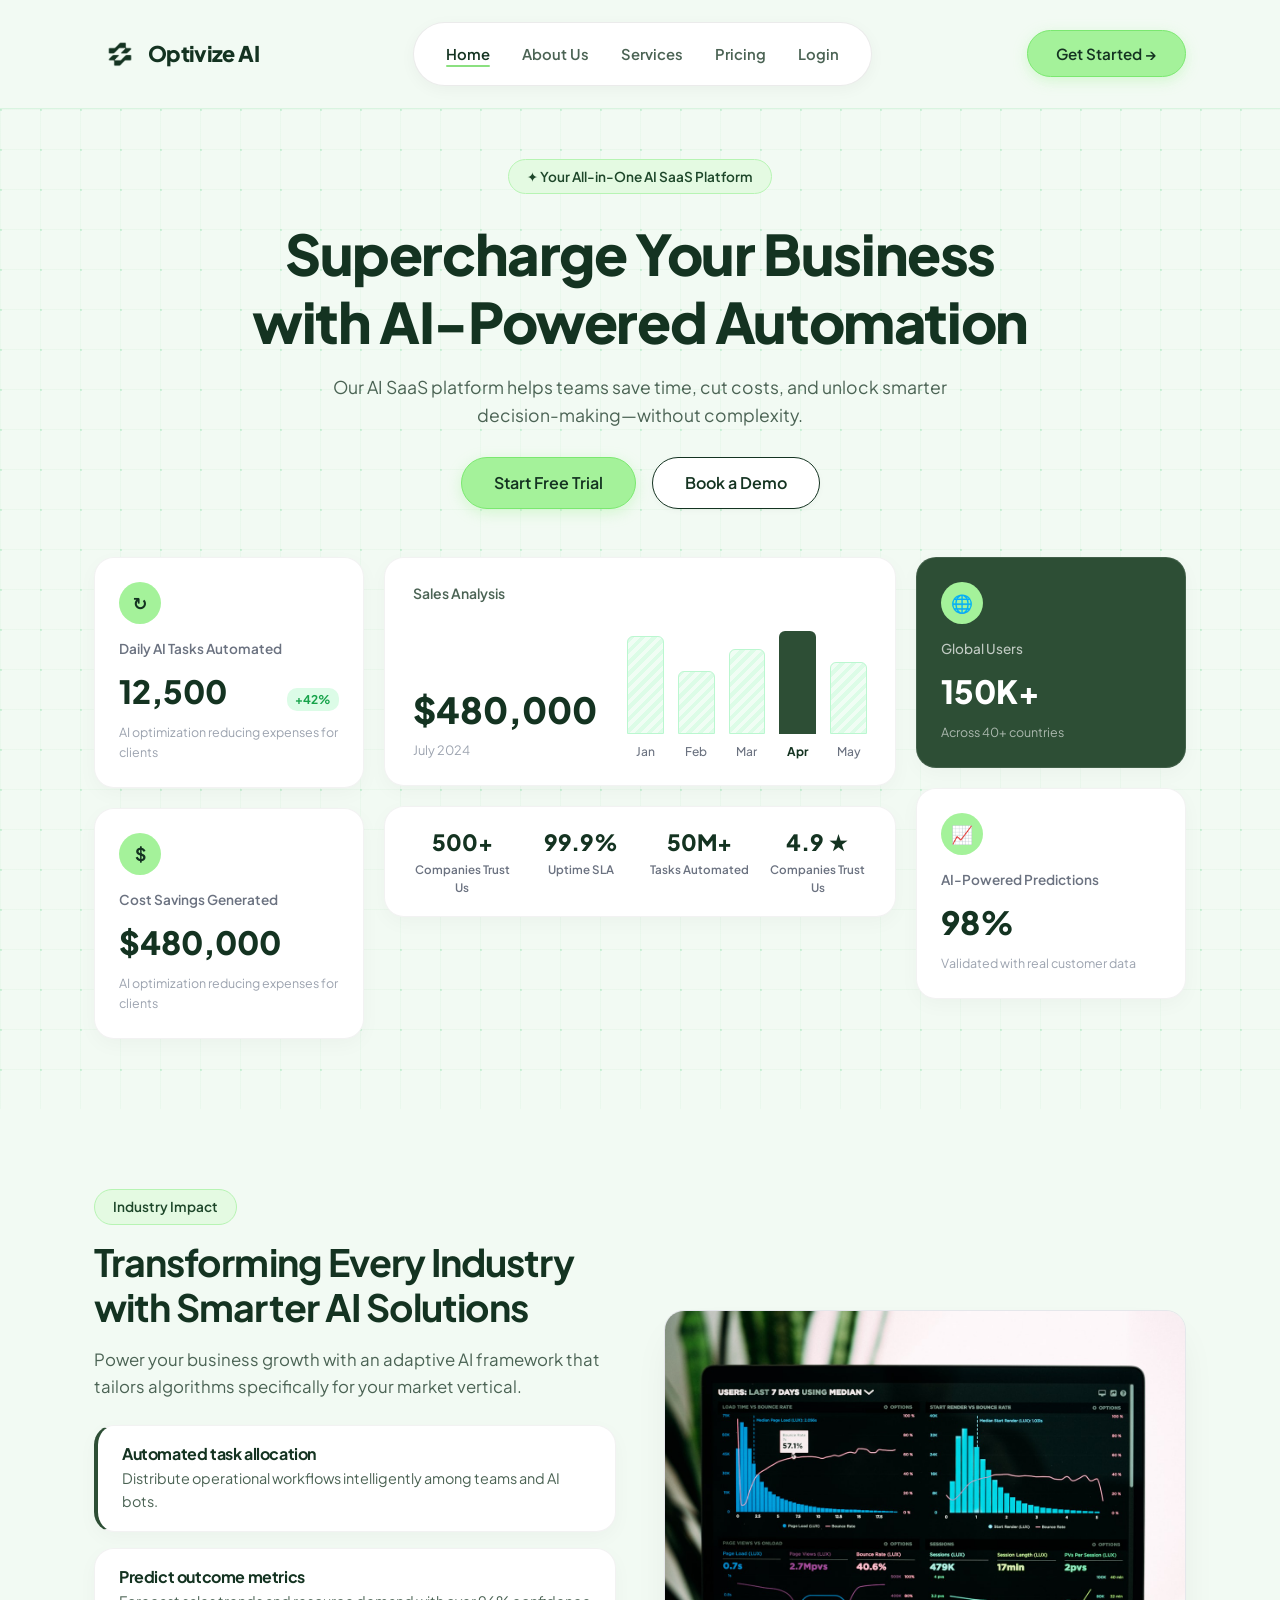
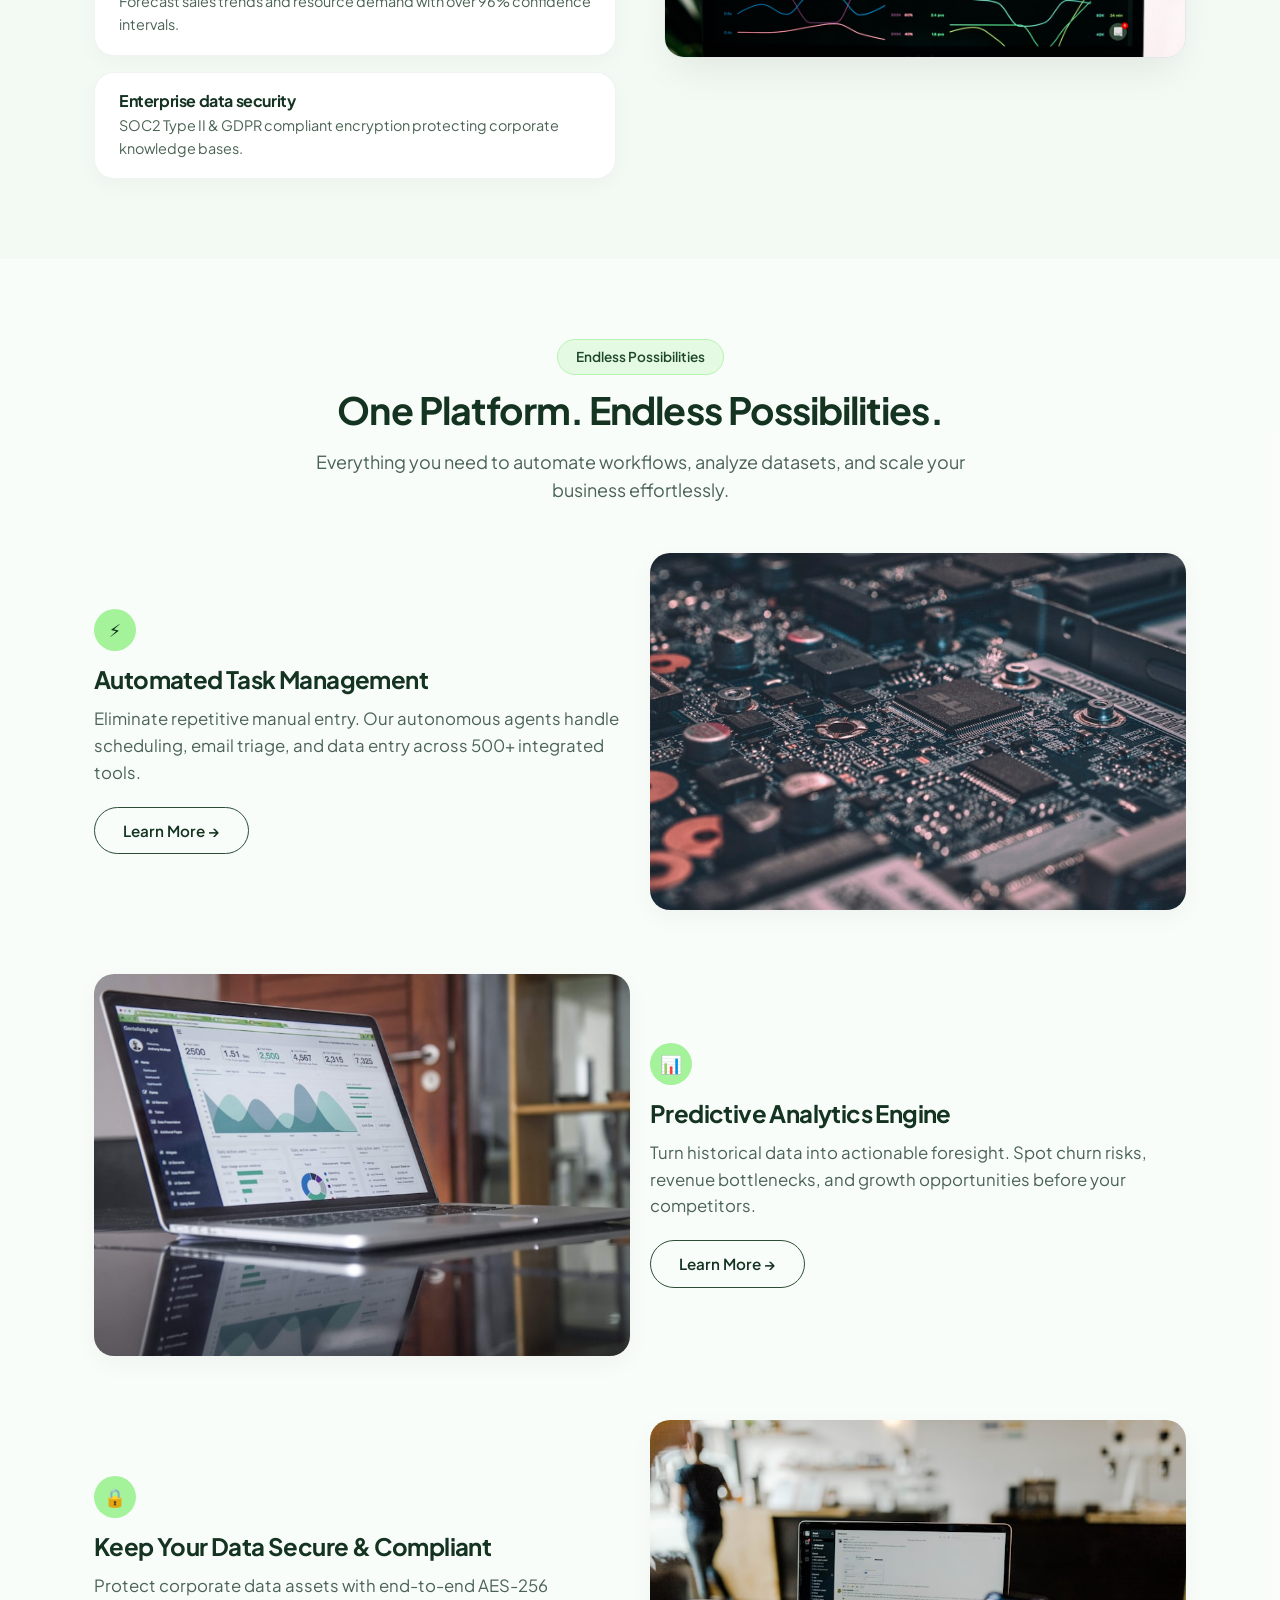
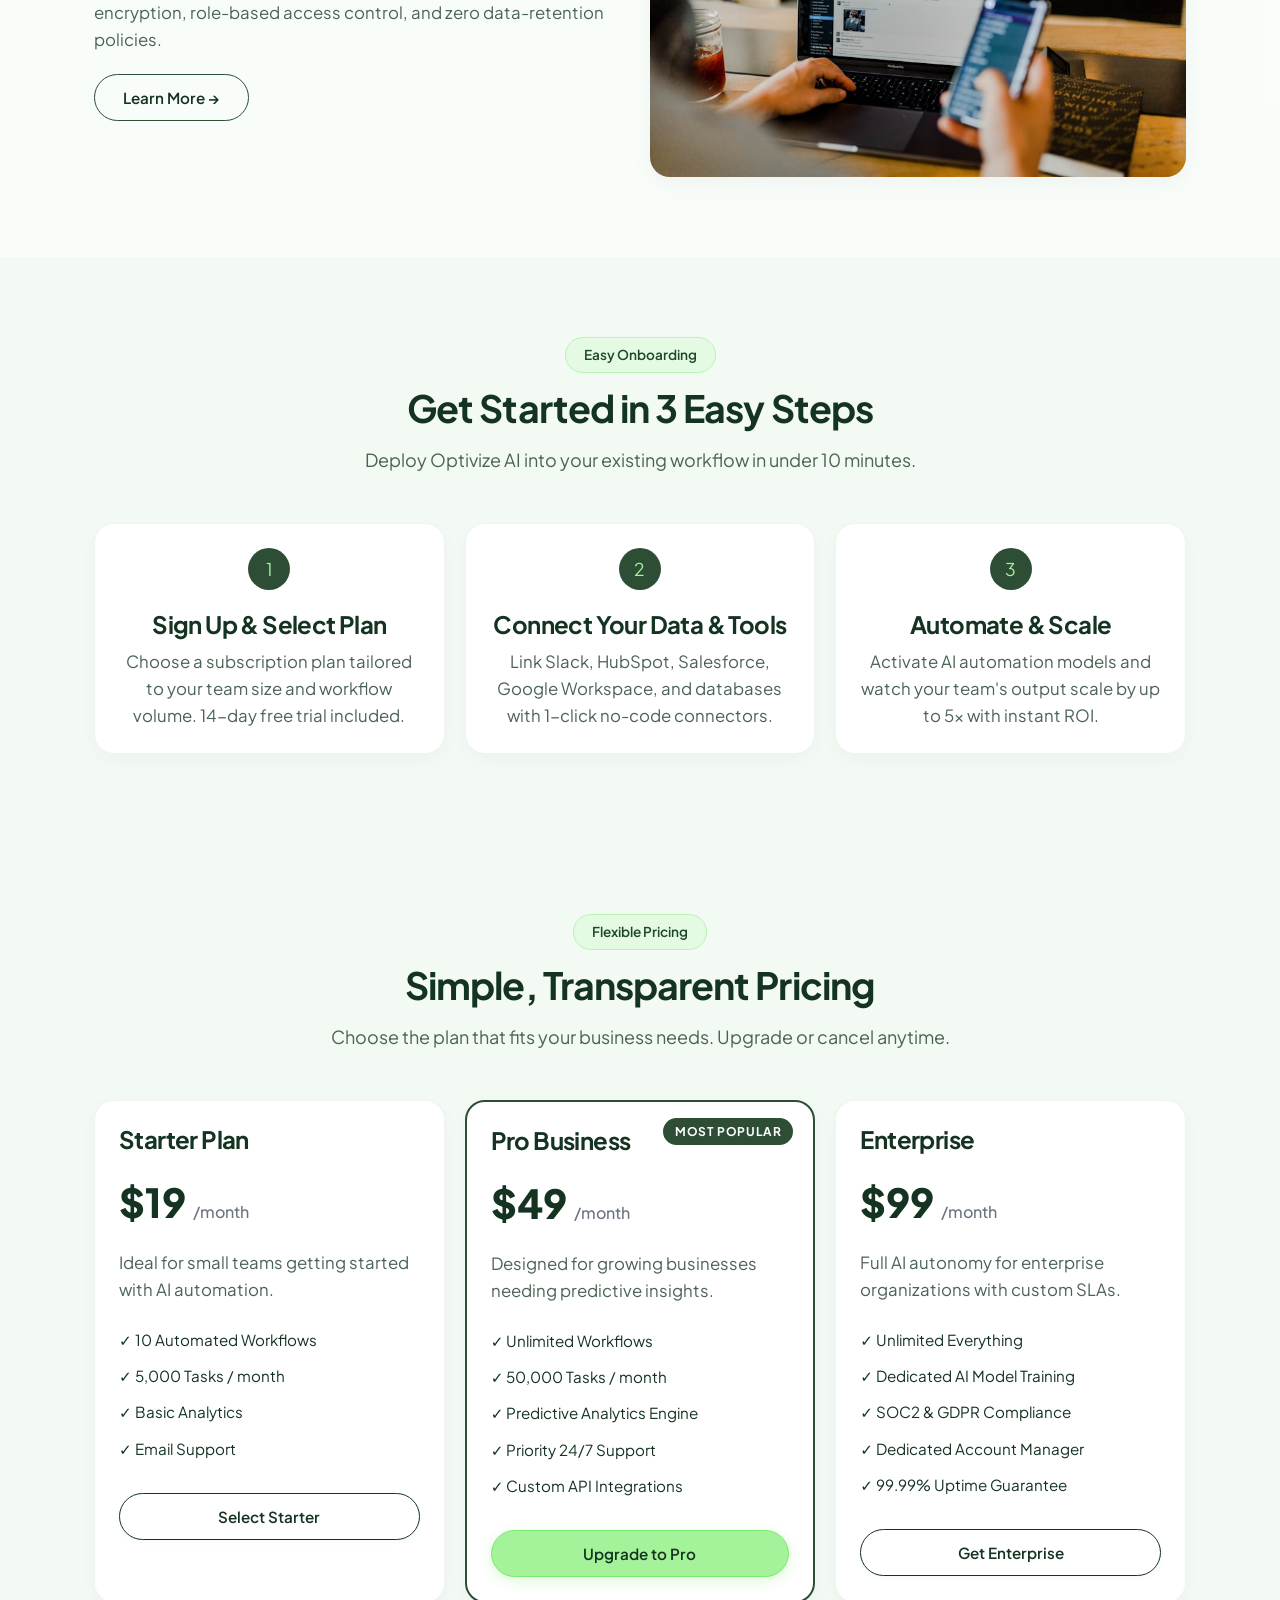
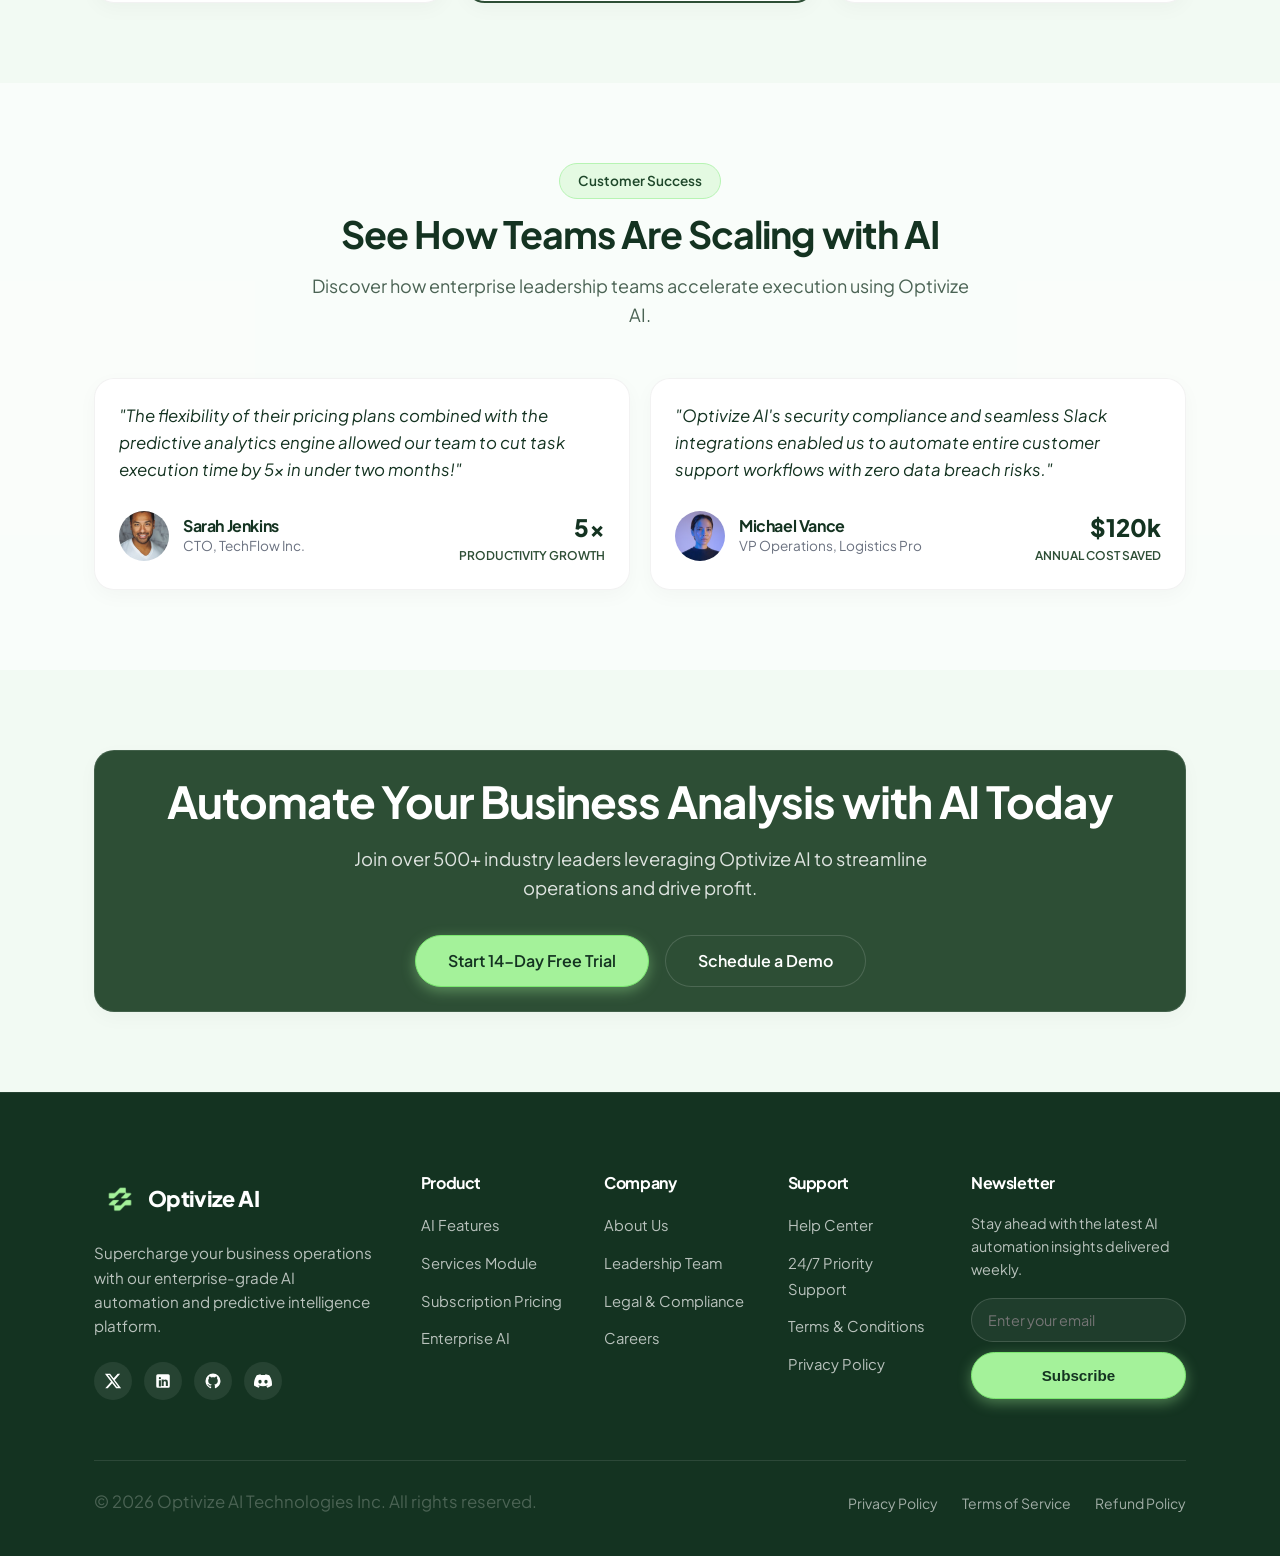
<file: index.html>
<!DOCTYPE html>
<html lang="en">
<head>
  <meta charset="UTF-8">
  <meta name="viewport" content="width=device-width, initial-scale=1.0">
  <meta name="description" content="Optivize AI - Supercharge your business with AI-powered automation, predictive analytics, and enterprise data security.">
  <title>Optivize AI — AI-Powered Business Automation SaaS Platform</title>

  <!-- Stylesheets -->
  <link rel="stylesheet" href="css/style.css">
  <link rel="stylesheet" href="css/components.css">
  <link rel="stylesheet" href="css/responsive.css">
</head>
<body>

  <!-- Sticky Navbar Component (Matching Reference Image Header) -->
  <header class="header-nav">
    <div class="container nav-container">
      <a href="index.html" class="brand-logo" aria-label="Optivize AI Homepage">
        <img src="images/logo-dark.png" alt="Optivize AI Logo" class="brand-logo-img">
        <span>Optivize AI</span>
      </a>

      <input type="checkbox" id="nav-toggle" class="nav-toggle-checkbox">
      <label for="nav-toggle" class="nav-toggle-label" aria-label="Toggle navigation menu">
        <span></span>
        <span></span>
        <span></span>
      </label>

      <div class="nav-pill-wrapper">
        <ul class="nav-menu">
          <li><a href="index.html" class="nav-link active">Home</a></li>
          <li><a href="about.html" class="nav-link">About Us</a></li>
          <li><a href="services.html" class="nav-link">Services</a></li>
          <li><a href="payment.html" class="nav-link">Pricing</a></li>
          <li><a href="login.html" class="nav-link">Login</a></li>
          <li class="nav-cta-mobile"><a href="register.html" class="btn btn-primary btn-full">Get Started &rarr;</a></li>
        </ul>
      </div>

      <div class="nav-cta-desktop">
        <a href="register.html" class="btn btn-primary">Get Started &rarr;</a>
      </div>
    </div>
  </header>

  <main>
    <!-- HERO SECTION (1:1 Exact Match of UI Reference Screenshot) -->
    <section class="section hero-section">
      <div class="container">
        <!-- Hero Title & Subtext Header -->
        <div class="section-header animate-fade-in" style="margin-bottom: 48px; max-width: 780px;">
          <span class="badge">✦ Your All-in-One AI SaaS Platform</span>
          <h1 style="margin-top: 14px; margin-bottom: 18px; color: #143321;">Supercharge Your Business with AI-Powered Automation</h1>
          <p style="color: #4b6354; max-width: 660px; margin: 0 auto; font-size: 1.1rem;">Our AI SaaS platform helps teams save time, cut costs, and unlock smarter decision-making—without complexity.</p>
          
          <div class="hero-buttons btn-group" style="margin-top: 28px;">
            <a href="register.html" class="btn btn-primary btn-lg">Start Free Trial</a>
            <a href="services.html" class="btn btn-secondary btn-lg">Book a Demo</a>
          </div>
        </div>

        <!-- Hero Dashboard Cards Grid (3-Column Layout from UI Reference) -->
        <div class="hero-dashboard-grid animate-fade-in">
          
          <!-- LEFT COLUMN (2 Stacked Cards) -->
          <div style="display: flex; flex-direction: column; gap: 20px;">
            <!-- Card 1: Daily AI Tasks Automated -->
            <div class="card">
              <div class="icon-badge-green">↻</div>
              <p style="font-size: 0.85rem; font-weight: 600; color: #6b7280; margin-bottom: 6px;">Daily AI Tasks Automated</p>
              <div style="display: flex; align-items: baseline; justify-content: space-between; margin-bottom: 6px;">
                <span style="font-size: 2rem; font-weight: 800; color: #143321;">12,500</span>
                <span style="background-color: #dcfce7; color: #16a34a; font-weight: 700; font-size: 0.75rem; padding: 2px 8px; border-radius: 10px;">+42%</span>
              </div>
              <p style="font-size: 0.78rem; color: #9ca3af;">AI optimization reducing expenses for clients</p>
            </div>

            <!-- Card 2: Cost Savings Generated -->
            <div class="card">
              <div class="icon-badge-green">$</div>
              <p style="font-size: 0.85rem; font-weight: 600; color: #6b7280; margin-bottom: 6px;">Cost Savings Generated</p>
              <div style="font-size: 2rem; font-weight: 800; color: #143321; margin-bottom: 6px;">$480,000</div>
              <p style="font-size: 0.78rem; color: #9ca3af;">AI optimization reducing expenses for clients</p>
            </div>
          </div>

          <!-- CENTER COLUMN (Sales Analysis Chart + Trust Bar) -->
          <div style="display: flex; flex-direction: column; gap: 20px;">
            <!-- Card 3: Main Sales Analysis Chart -->
            <div class="card" style="padding: 24px 28px;">
              <p style="font-size: 0.875rem; font-weight: 600; color: #4b6354; margin-bottom: 16px;">Sales Analysis</p>

              <div class="chart-flex">
                <div>
                  <div style="font-size: 2.25rem; font-weight: 800; color: #143321;">$480,000</div>
                  <p style="font-size: 0.8rem; color: #9ca3af; margin-top: 2px;">July 2024</p>
                </div>

                <div class="chart-container">
                  <div class="chart-bar-group">
                    <div class="bar-striped" style="height: 75%;"></div>
                    <span class="bar-label">Jan</span>
                  </div>
                  <div class="chart-bar-group">
                    <div class="bar-striped" style="height: 48%;"></div>
                    <span class="bar-label">Feb</span>
                  </div>
                  <div class="chart-bar-group">
                    <div class="bar-striped" style="height: 65%;"></div>
                    <span class="bar-label">Mar</span>
                  </div>
                  <div class="chart-bar-group">
                    <div class="bar-solid-dark" style="height: 98%;"></div>
                    <span class="bar-label" style="font-weight: 700; color: #143321;">Apr</span>
                  </div>
                  <div class="chart-bar-group">
                    <div class="bar-striped" style="height: 55%;"></div>
                    <span class="bar-label">May</span>
                  </div>
                </div>
              </div>
            </div>

            <!-- Card 4: Trust Stats Bar -->
            <div class="card" style="padding: 18px 24px;">
              <div class="grid grid-4" style="text-align: center; gap: 12px;">
                <div>
                  <div style="font-size: 1.4rem; font-weight: 800; color: #143321;">500+</div>
                  <p style="font-size: 0.725rem; font-weight: 600; color: #6b7280;">Companies Trust Us</p>
                </div>
                <div>
                  <div style="font-size: 1.4rem; font-weight: 800; color: #143321;">99.9%</div>
                  <p style="font-size: 0.725rem; font-weight: 600; color: #6b7280;">Uptime SLA</p>
                </div>
                <div>
                  <div style="font-size: 1.4rem; font-weight: 800; color: #143321;">50M+</div>
                  <p style="font-size: 0.725rem; font-weight: 600; color: #6b7280;">Tasks Automated</p>
                </div>
                <div>
                  <div style="font-size: 1.4rem; font-weight: 800; color: #143321;">4.9 ★</div>
                  <p style="font-size: 0.725rem; font-weight: 600; color: #6b7280;">Companies Trust Us</p>
                </div>
              </div>
            </div>
          </div>

          <!-- RIGHT COLUMN (2 Stacked Cards) -->
          <div style="display: flex; flex-direction: column; gap: 20px;">
            <!-- Card 5: Dark Global Users Card -->
            <div class="card card-dark">
              <div class="icon-badge-dark">🌐</div>
              <p style="font-size: 0.85rem; font-weight: 500; color: rgba(255,255,255,0.7); margin-bottom: 6px;">Global Users</p>
              <div style="font-size: 2rem; font-weight: 800; color: #ffffff; margin-bottom: 6px;">150K+</div>
              <p style="font-size: 0.78rem; color: rgba(255,255,255,0.6);">Across 40+ countries</p>
            </div>

            <!-- Card 6: AI-Powered Predictions Card -->
            <div class="card">
              <div class="icon-badge-green">📈</div>
              <p style="font-size: 0.85rem; font-weight: 600; color: #6b7280; margin-bottom: 6px;">AI-Powered Predictions</p>
              <div style="font-size: 2rem; font-weight: 800; color: #143321; margin-bottom: 6px;">98%</div>
              <p style="font-size: 0.78rem; color: #9ca3af;">Validated with real customer data</p>
            </div>
          </div>

        </div>

      </div>
    </section>

    <!-- TRANSFORMING EVERY INDUSTRY SECTION -->
    <section class="section">
      <div class="container">
        <div class="grid grid-2 feature-block" style="align-items: center; gap: 48px;">
          <div>
            <span class="badge">Industry Impact</span>
            <h2 style="margin-top: 14px; margin-bottom: 18px;">Transforming Every Industry with Smarter AI Solutions</h2>
            <p style="margin-bottom: 24px;">Power your business growth with an adaptive AI framework that tailors algorithms specifically for your market vertical.</p>

            <div style="display: flex; flex-direction: column; gap: 16px;">
              <div class="card" style="padding: 18px 24px; border-left: 4px solid #2d4e35;">
                <h4 style="margin-bottom: 4px;">Automated task allocation</h4>
                <p style="font-size: 0.9rem;">Distribute operational workflows intelligently among teams and AI bots.</p>
              </div>
              <div class="card" style="padding: 18px 24px;">
                <h4 style="margin-bottom: 4px;">Predict outcome metrics</h4>
                <p style="font-size: 0.9rem;">Forecast sales trends and resource demand with over 96% confidence intervals.</p>
              </div>
              <div class="card" style="padding: 18px 24px;">
                <h4 style="margin-bottom: 4px;">Enterprise data security</h4>
                <p style="font-size: 0.9rem;">SOC2 Type II & GDPR compliant encryption protecting corporate knowledge bases.</p>
              </div>
            </div>
          </div>

          <div>
            <img src="images/dashboard-preview.jpg" alt="Optivize AI interactive analytics dashboard rendering key business metrics" style="border-radius: 20px; box-shadow: var(--shadow-lg); width: 100%; border: 1px solid var(--border-light);">
          </div>
        </div>
      </div>
    </section>

    <!-- THREE ALTERNATING FEATURE BLOCKS -->
    <section class="section" id="features" style="background-color: rgba(255,255,255,0.6);">
      <div class="container">
        <div class="section-header">
          <span class="badge">Endless Possibilities</span>
          <h2>One Platform. Endless Possibilities.</h2>
          <p>Everything you need to automate workflows, analyze datasets, and scale your business effortlessly.</p>
        </div>

        <!-- Block 1 -->
        <div class="grid grid-2 feature-block" style="align-items: center; margin-bottom: 64px;">
          <div>
            <div class="icon-badge-green">⚡</div>
            <h3 style="margin-bottom: 12px;">Automated Task Management</h3>
            <p style="margin-bottom: 20px;">Eliminate repetitive manual entry. Our autonomous agents handle scheduling, email triage, and data entry across 500+ integrated tools.</p>
            <a href="services.html" class="btn btn-outline">Learn More &rarr;</a>
          </div>
          <div>
            <img src="images/feature-automation.jpg" alt="Automated workflow diagram showing artificial intelligence interconnected processes" style="border-radius: 20px; box-shadow: var(--shadow-md); width: 100%;">
          </div>
        </div>

        <!-- Block 2 (Reversed) -->
        <div class="grid grid-2 feature-block" style="align-items: center; margin-bottom: 64px;">
          <div style="order: 2;">
            <div class="icon-badge-green">📊</div>
            <h3 style="margin-bottom: 12px;">Predictive Analytics Engine</h3>
            <p style="margin-bottom: 20px;">Turn historical data into actionable foresight. Spot churn risks, revenue bottlenecks, and growth opportunities before your competitors.</p>
            <a href="services.html" class="btn btn-outline">Learn More &rarr;</a>
          </div>
          <div style="order: 1;">
            <img src="images/feature-analytics.jpg" alt="Predictive data analytics financial growth charts on screen" style="border-radius: 20px; box-shadow: var(--shadow-md); width: 100%;">
          </div>
        </div>

        <!-- Block 3 -->
        <div class="grid grid-2 feature-block" style="align-items: center;">
          <div>
            <div class="icon-badge-green">🔒</div>
            <h3 style="margin-bottom: 12px;">Keep Your Data Secure & Compliant</h3>
            <p style="margin-bottom: 20px;">Protect corporate data assets with end-to-end AES-256 encryption, role-based access control, and zero data-retention policies.</p>
            <a href="services.html" class="btn btn-outline">Learn More &rarr;</a>
          </div>
          <div>
            <img src="images/feature-security.jpg" alt="Cybersecurity shield protecting digital network infrastructure" style="border-radius: 20px; box-shadow: var(--shadow-md); width: 100%;">
          </div>
        </div>

      </div>
    </section>

    <!-- 3 EASY STEPS SECTION -->
    <section class="section">
      <div class="container">
        <div class="section-header">
          <span class="badge">Easy Onboarding</span>
          <h2>Get Started in 3 Easy Steps</h2>
          <p>Deploy Optivize AI into your existing workflow in under 10 minutes.</p>
        </div>

        <div class="grid grid-3">
          <div class="card" style="text-align: center;">
            <div class="icon-badge-dark" style="margin: 0 auto 20px auto; background-color: #2d4e35; color: #a4f29a;">1</div>
            <h3>Sign Up & Select Plan</h3>
            <p style="margin-top: 10px;">Choose a subscription plan tailored to your team size and workflow volume. 14-day free trial included.</p>
          </div>

          <div class="card" style="text-align: center;">
            <div class="icon-badge-dark" style="margin: 0 auto 20px auto; background-color: #2d4e35; color: #a4f29a;">2</div>
            <h3>Connect Your Data & Tools</h3>
            <p style="margin-top: 10px;">Link Slack, HubSpot, Salesforce, Google Workspace, and databases with 1-click no-code connectors.</p>
          </div>

          <div class="card" style="text-align: center;">
            <div class="icon-badge-dark" style="margin: 0 auto 20px auto; background-color: #2d4e35; color: #a4f29a;">3</div>
            <h3>Automate & Scale</h3>
            <p style="margin-top: 10px;">Activate AI automation models and watch your team's output scale by up to 5x with instant ROI.</p>
          </div>
        </div>
      </div>
    </section>

    <!-- PRICING TEASER -->
    <section class="section" id="pricing">
      <div class="container">
        <div class="section-header">
          <span class="badge">Flexible Pricing</span>
          <h2>Simple, Transparent Pricing</h2>
          <p>Choose the plan that fits your business needs. Upgrade or cancel anytime.</p>
        </div>

        <div class="grid grid-3">
          <!-- Starter Plan -->
          <div class="card">
            <h3>Starter Plan</h3>
            <div style="font-size: 2.5rem; font-weight: 800; color: #143321; margin: 16px 0;">$19 <span style="font-size: 1rem; color: var(--text-light); font-weight: 500;">/month</span></div>
            <p style="margin-bottom: 24px;">Ideal for small teams getting started with AI automation.</p>

            <ul style="list-style: none; display: flex; flex-direction: column; gap: 12px; margin-bottom: 32px; font-size: 0.95rem;">
              <li>✓ 10 Automated Workflows</li>
              <li>✓ 5,000 Tasks / month</li>
              <li>✓ Basic Analytics</li>
              <li>✓ Email Support</li>
            </ul>

            <a href="payment.html" class="btn btn-secondary btn-full">Select Starter</a>
          </div>

          <!-- Pro Plan (Highlighted) -->
          <div class="card card-highlight">
            <span class="card-highlight-badge">Most Popular</span>
            <h3>Pro Business</h3>
            <div style="font-size: 2.5rem; font-weight: 800; color: #143321; margin: 16px 0;">$49 <span style="font-size: 1rem; color: var(--text-light); font-weight: 500;">/month</span></div>
            <p style="margin-bottom: 24px;">Designed for growing businesses needing predictive insights.</p>

            <ul style="list-style: none; display: flex; flex-direction: column; gap: 12px; margin-bottom: 32px; font-size: 0.95rem;">
              <li>✓ Unlimited Workflows</li>
              <li>✓ 50,000 Tasks / month</li>
              <li>✓ Predictive Analytics Engine</li>
              <li>✓ Priority 24/7 Support</li>
              <li>✓ Custom API Integrations</li>
            </ul>

            <a href="payment.html" class="btn btn-primary btn-full">Upgrade to Pro</a>
          </div>

          <!-- Enterprise Plan -->
          <div class="card">
            <h3>Enterprise</h3>
            <div style="font-size: 2.5rem; font-weight: 800; color: #143321; margin: 16px 0;">$99 <span style="font-size: 1rem; color: var(--text-light); font-weight: 500;">/month</span></div>
            <p style="margin-bottom: 24px;">Full AI autonomy for enterprise organizations with custom SLAs.</p>

            <ul style="list-style: none; display: flex; flex-direction: column; gap: 12px; margin-bottom: 32px; font-size: 0.95rem;">
              <li>✓ Unlimited Everything</li>
              <li>✓ Dedicated AI Model Training</li>
              <li>✓ SOC2 & GDPR Compliance</li>
              <li>✓ Dedicated Account Manager</li>
              <li>✓ 99.99% Uptime Guarantee</li>
            </ul>

            <a href="payment.html" class="btn btn-secondary btn-full">Get Enterprise</a>
          </div>
        </div>
      </div>
    </section>

    <!-- TESTIMONIALS SECTION -->
    <section class="section" style="background-color: rgba(255,255,255,0.6);">
      <div class="container">
        <div class="section-header">
          <span class="badge">Customer Success</span>
          <h2>See How Teams Are Scaling with AI</h2>
          <p>Discover how enterprise leadership teams accelerate execution using Optivize AI.</p>
        </div>

        <div class="grid grid-2">
          <!-- Testimonial 1 -->
          <div class="card">
            <div style="font-size: 1.05rem; font-style: italic; color: #143321; margin-bottom: 24px;">
              "The flexibility of their pricing plans combined with the predictive analytics engine allowed our team to cut task execution time by 5x in under two months!"
            </div>

            <div class="flex-between">
              <div style="display: flex; align-items: center; gap: 14px;">
                <img src="images/avatar-1.jpg" alt="Portrait of Sarah Jenkins, Chief Technology Officer at TechFlow" style="width: 50px; height: 50px; border-radius: 50%; object-fit: cover;">
                <div>
                  <h4 style="font-size: 1rem;">Sarah Jenkins</h4>
                  <p style="font-size: 0.85rem; color: var(--text-light);">CTO, TechFlow Inc.</p>
                </div>
              </div>

              <div style="text-align: right;">
                <div style="font-size: 1.5rem; font-weight: 800; color: #143321;">5x</div>
                <p style="font-size: 0.75rem; font-weight: 600; text-transform: uppercase; color: #2d4e35;">Productivity Growth</p>
              </div>
            </div>
          </div>

          <!-- Testimonial 2 -->
          <div class="card">
            <div style="font-size: 1.05rem; font-style: italic; color: #143321; margin-bottom: 24px;">
              "Optivize AI's security compliance and seamless Slack integrations enabled us to automate entire customer support workflows with zero data breach risks."
            </div>

            <div class="flex-between">
              <div style="display: flex; align-items: center; gap: 14px;">
                <img src="images/avatar-2.jpg" alt="Portrait of Michael Vance, VP of Operations at Logistics Pro" style="width: 50px; height: 50px; border-radius: 50%; object-fit: cover;">
                <div>
                  <h4 style="font-size: 1rem;">Michael Vance</h4>
                  <p style="font-size: 0.85rem; color: var(--text-light);">VP Operations, Logistics Pro</p>
                </div>
              </div>

              <div style="text-align: right;">
                <div style="font-size: 1.5rem; font-weight: 800; color: #143321;">$120k</div>
                <p style="font-size: 0.75rem; font-weight: 600; text-transform: uppercase; color: #2d4e35;">Annual Cost Saved</p>
              </div>
            </div>
          </div>
        </div>
      </div>
    </section>

    <!-- DARK CTA BANNER -->
    <section class="section" style="padding-bottom: 80px;">
      <div class="container">
        <div class="card card-dark dark-cta-card">
          <h2>Automate Your Business Analysis with AI Today</h2>
          <p style="max-width: 600px; margin: 0 auto 32px auto; font-size: 1.15rem; color: rgba(255,255,255,0.85);">Join over 500+ industry leaders leveraging Optivize AI to streamline operations and drive profit.</p>

          <div class="btn-group">
            <a href="register.html" class="btn btn-primary btn-lg">Start 14-Day Free Trial</a>
            <a href="services.html" class="btn btn-dark btn-lg">Schedule a Demo</a>
          </div>
        </div>
      </div>
    </section>
  </main>

  <!-- Sticky Footer Component -->
  <footer class="footer">
    <div class="container">
      <div class="footer-top">
        <div class="footer-brand">
          <a href="index.html" class="brand-logo">
            <img src="images/logo-light.png" alt="Optivize AI Logo" class="brand-logo-img">
            <span>Optivize AI</span>
          </a>
          <p>Supercharge your business operations with our enterprise-grade AI automation and predictive intelligence platform.</p>
          <div class="social-links">
            <a href="#" class="social-btn" aria-label="Twitter / X"><svg width="18" height="18" viewBox="0 0 24 24" fill="currentColor"><path d="M18.244 2.25h3.308l-7.227 8.26 8.502 11.24H16.17l-5.214-6.817L4.99 21.75H1.68l7.73-8.835L1.254 2.25H8.08l4.713 6.231zm-1.161 17.52h1.833L7.084 4.126H5.117z"/></svg></a>
            <a href="#" class="social-btn" aria-label="LinkedIn"><svg width="18" height="18" viewBox="0 0 24 24" fill="currentColor"><path d="M19 3a2 2 0 0 1 2 2v14a2 2 0 0 1-2 2H5a2 2 0 0 1-2-2V5a2 2 0 0 1 2-2h14m-.5 15.5v-5.3a3.26 3.26 0 0 0-3.26-3.26c-.85 0-1.84.52-2.28 1.3v-1.11h-2.79v8.37h2.79v-4.93c0-.77.62-1.4 1.39-1.4a1.4 1.4 0 0 1 1.4 1.4v4.93h2.75M6.46 10.9v8.37H9.25V10.9H6.46M7.86 6.75a1.45 1.45 0 1 0 0 2.9 1.45 1.45 0 0 0 0-2.9z"/></svg></a>
            <a href="#" class="social-btn" aria-label="GitHub"><svg width="18" height="18" viewBox="0 0 24 24" fill="currentColor"><path d="M12 2A10 10 0 0 0 2 12c0 4.42 2.87 8.17 6.84 9.5.5.08.66-.23.66-.5v-1.69c-2.77.6-3.36-1.34-3.36-1.34-.46-1.16-1.11-1.47-1.11-1.47-.91-.62.07-.6.07-.6 1 .07 1.53 1.03 1.53 1.03.87 1.52 2.34 1.07 2.91.83.1-.65.35-1.09.63-1.34-2.22-.25-4.55-1.11-4.55-4.92 0-1.11.38-2 1.03-2.71-.1-.25-.45-1.29.1-2.64 0 0 .84-.27 2.75 1.02.79-.22 1.65-.33 2.5-.33.85 0 1.71.11 2.5.33 1.91-1.29 2.75-1.02 2.75-1.02.55 1.35.2 2.39.1 2.64.65.71 1.03 1.6 1.03 2.71 0 3.82-2.34 4.66-4.57 4.91.36.31.69.92.69 1.85V21c0 .27.16.59.67.5C19.14 20.16 22 16.42 22 12A10 10 0 0 0 12 2z"/></svg></a>
            <a href="#" class="social-btn" aria-label="Discord"><svg width="18" height="18" viewBox="0 0 24 24" fill="currentColor"><path d="M20.317 4.37a19.791 19.791 0 0 0-4.885-1.515.074.074 0 0 0-.079.037c-.21.375-.444.864-.608 1.25a18.27 18.27 0 0 0-5.487 0 12.64 12.64 0 0 0-.617-1.25.077.077 0 0 0-.079-.037A19.736 19.736 0 0 0 3.677 4.37a.07.07 0 0 0-.032.027C.533 9.046-.32 13.58.099 18.057a.082.082 0 0 0 .031.057 19.9 19.9 0 0 0 5.993 3.03.078.078 0 0 0 .084-.028c.462-.63.874-1.295 1.226-1.994.021-.041.001-.09-.041-.106a13.107 13.107 0 0 1-1.872-.892.077.077 0 0 1-.008-.128c.126-.093.252-.19.372-.287a.075.075 0 0 1 .078-.01c3.927 1.793 8.18 1.793 12.061 0a.074.074 0 0 1 .079.009c.12.098.245.195.372.288a.077.077 0 0 1-.006.127c-.598.35-1.22.647-1.873.894a.077.077 0 0 0-.041.107c.36.698.772 1.362 1.225 1.993a.076.076 0 0 0 .084.028 19.839 19.839 0 0 0 6.002-3.03.077.077 0 0 0 .032-.054c.5-5.177-.838-9.674-3.549-13.66a.061.061 0 0 0-.031-.028zM8.02 15.33c-1.183 0-2.157-1.085-2.157-2.419 0-1.333.956-2.419 2.157-2.419 1.21 0 2.176 1.096 2.157 2.42 0 1.333-.956 2.418-2.157 2.418zm7.975 0c-1.183 0-2.157-1.085-2.157-2.419 0-1.333.955-2.419 2.157-2.419 1.21 0 2.176 1.096 2.157 2.42 0 1.333-.946 2.418-2.157 2.418z"/></svg></a>
          </div>
        </div>

        <div>
          <h4 class="footer-col-title">Product</h4>
          <ul class="footer-links">
            <li><a href="index.html#features">AI Features</a></li>
            <li><a href="services.html">Services Module</a></li>
            <li><a href="payment.html">Subscription Pricing</a></li>
            <li><a href="services.html">Enterprise AI</a></li>
          </ul>
        </div>

        <div>
          <h4 class="footer-col-title">Company</h4>
          <ul class="footer-links">
            <li><a href="about.html">About Us</a></li>
            <li><a href="about.html#team">Leadership Team</a></li>
            <li><a href="legal.html">Legal & Compliance</a></li>
            <li><a href="about.html#careers">Careers</a></li>
          </ul>
        </div>

        <div>
          <h4 class="footer-col-title">Support</h4>
          <ul class="footer-links">
            <li><a href="legal.html">Help Center</a></li>
            <li><a href="services.html">24/7 Priority Support</a></li>
            <li><a href="legal.html">Terms & Conditions</a></li>
            <li><a href="legal.html">Privacy Policy</a></li>
          </ul>
        </div>

        <div class="newsletter-box">
          <h4 class="footer-col-title">Newsletter</h4>
          <p>Stay ahead with the latest AI automation insights delivered weekly.</p>
          <form class="newsletter-form" action="#" method="get" onsubmit="return false;">
            <input type="email" class="newsletter-input" placeholder="Enter your email" required aria-label="Email address for newsletter">
            <button type="submit" class="btn btn-primary btn-full">Subscribe</button>
          </form>
        </div>
      </div>

      <div class="footer-bottom">
        <p>&copy; 2026 Optivize AI Technologies Inc. All rights reserved.</p>
        <div class="footer-legal-links">
          <a href="legal.html">Privacy Policy</a>
          <a href="legal.html">Terms of Service</a>
          <a href="legal.html">Refund Policy</a>
        </div>
      </div>
    </div>
  </footer>

</body>
</html>
</file>
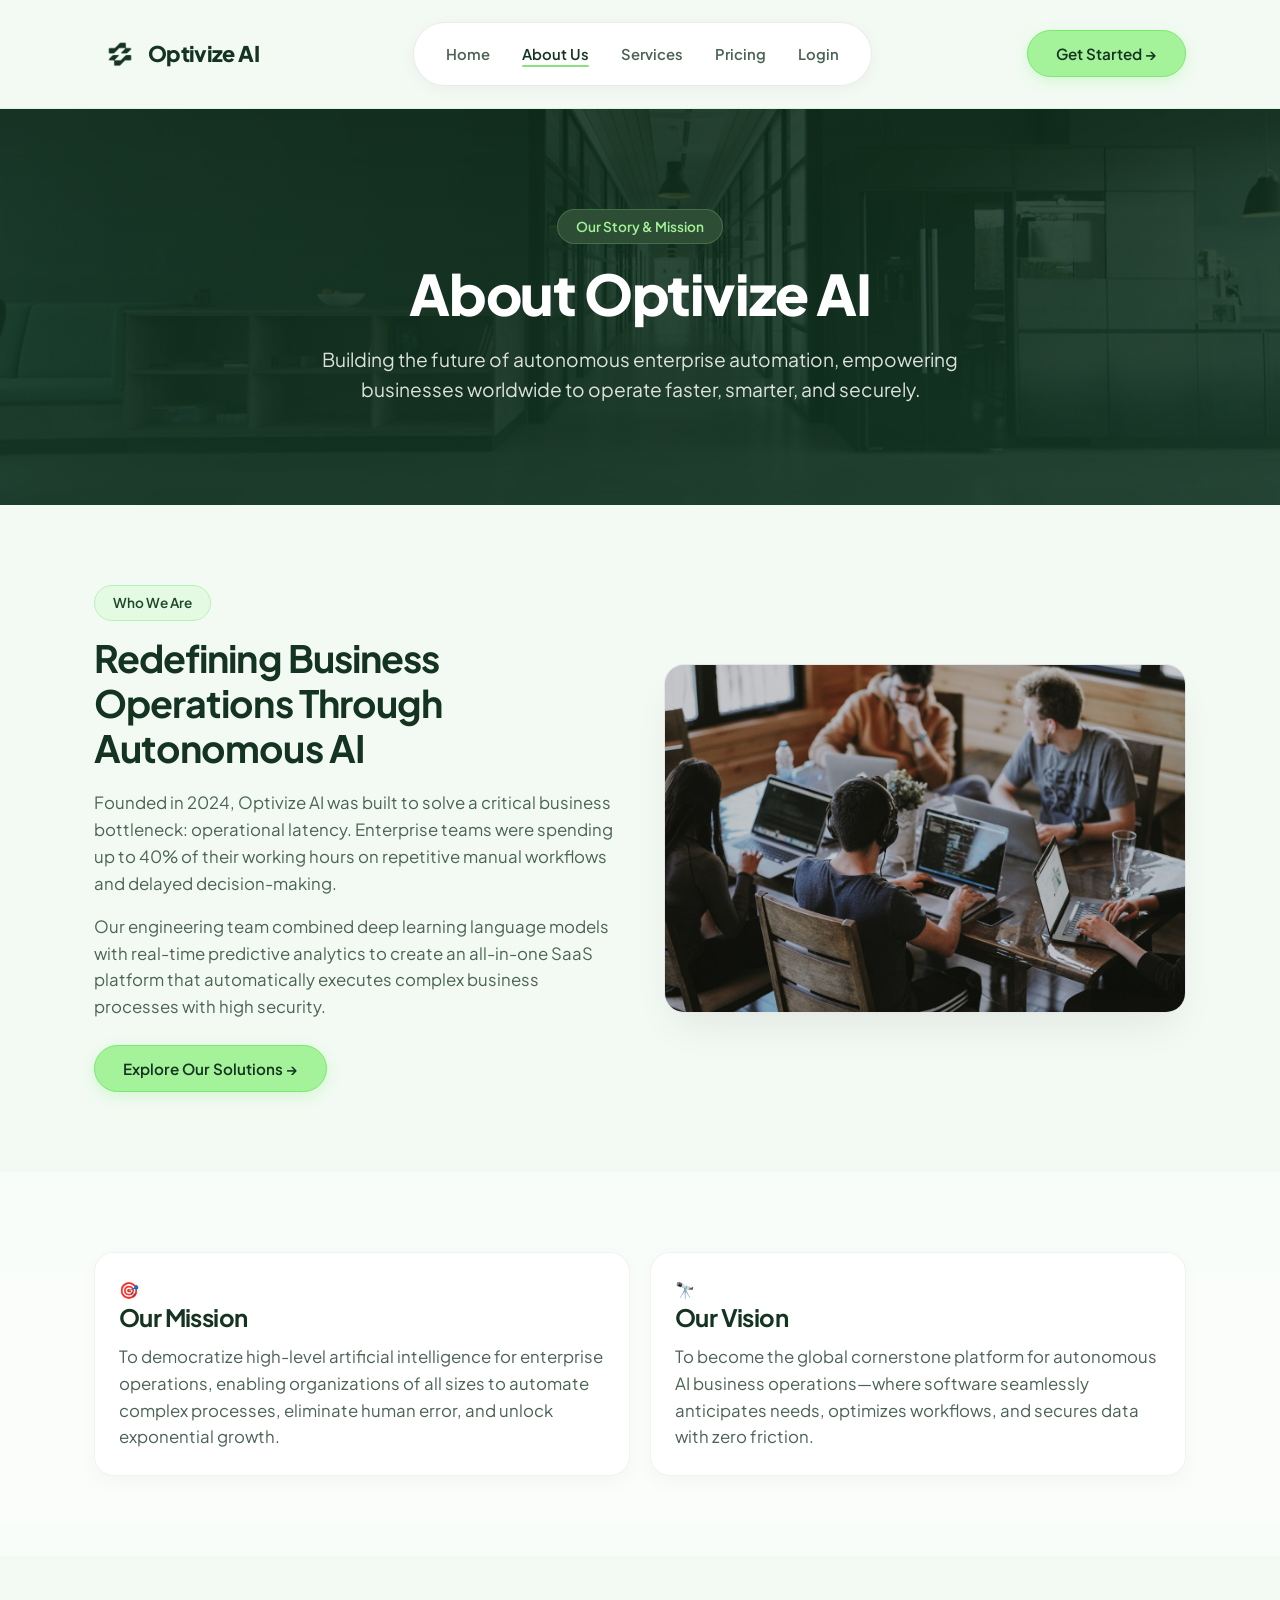
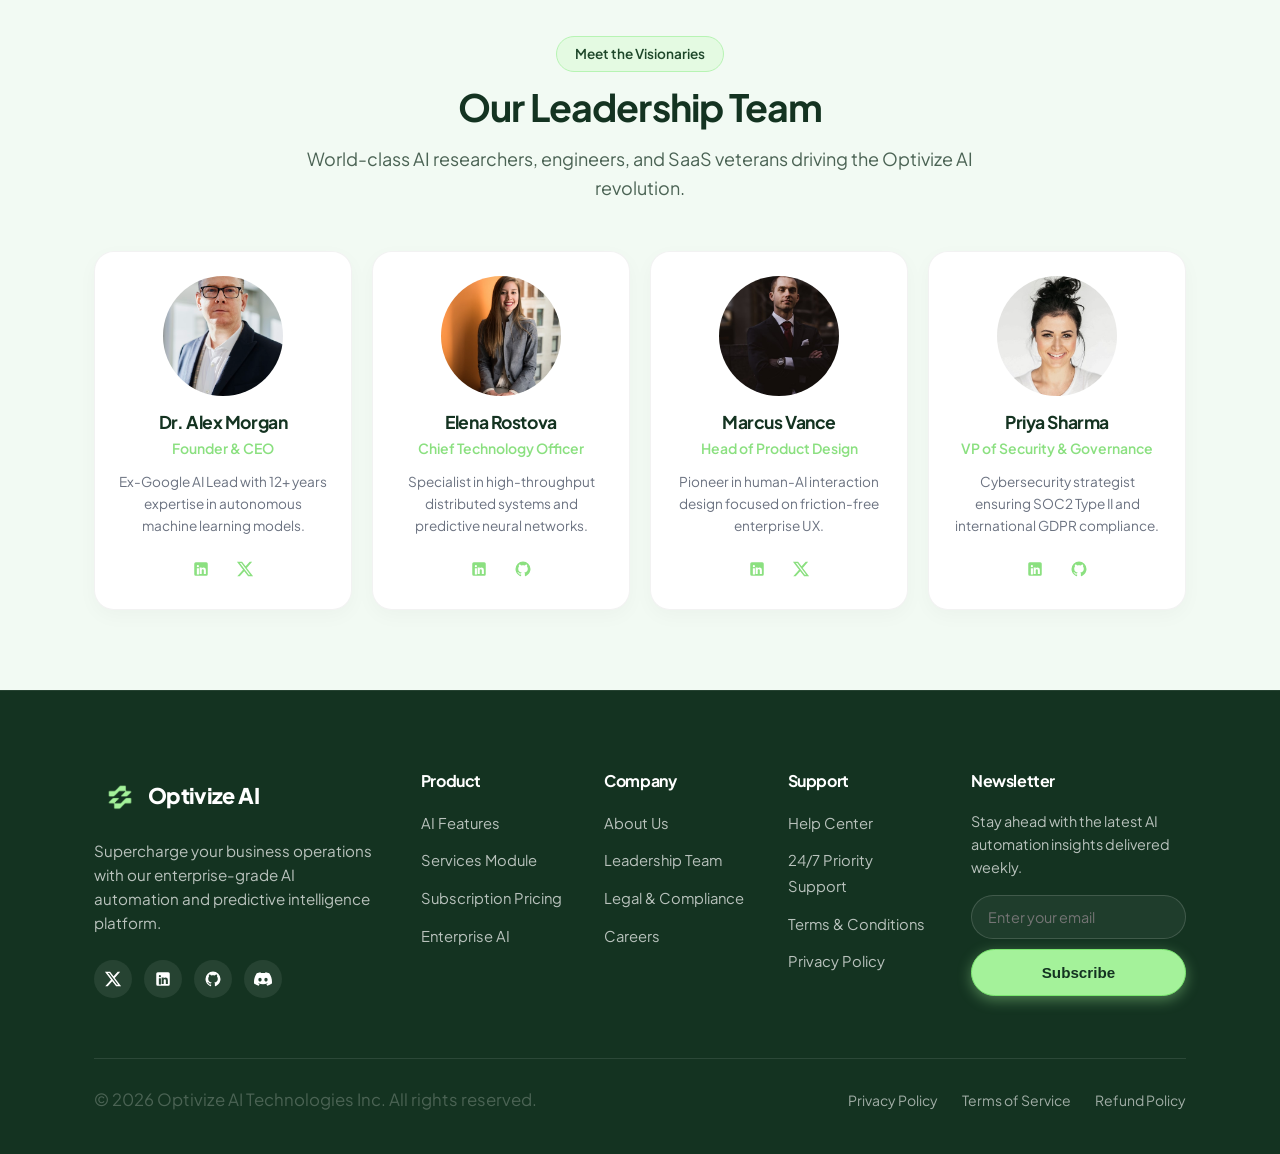
<file: about.html>
<!DOCTYPE html>
<html lang="en">
<head>
  <meta charset="UTF-8">
  <meta name="viewport" content="width=device-width, initial-scale=1.0">
  <meta name="description" content="Learn about Optivize AI's mission, executive team, and vision for empowering global business automation.">
  <title>About Us — Optivize AI</title>

  <!-- Stylesheets -->
  <link rel="stylesheet" href="css/style.css">
  <link rel="stylesheet" href="css/components.css">
  <link rel="stylesheet" href="css/responsive.css">
</head>
<body>

  <!-- Header Nav -->
  <header class="header-nav">
    <div class="container nav-container">
      <a href="index.html" class="brand-logo" aria-label="Optivize AI Homepage">
        <img src="images/logo-dark.png" alt="Optivize AI Logo" class="brand-logo-img">
        <span>Optivize AI</span>
      </a>

      <input type="checkbox" id="nav-toggle" class="nav-toggle-checkbox">
      <label for="nav-toggle" class="nav-toggle-label" aria-label="Toggle navigation menu">
        <span></span>
        <span></span>
        <span></span>
      </label>

      <div class="nav-pill-wrapper">
        <ul class="nav-menu">
          <li><a href="index.html" class="nav-link">Home</a></li>
          <li><a href="about.html" class="nav-link active">About Us</a></li>
          <li><a href="services.html" class="nav-link">Services</a></li>
          <li><a href="payment.html" class="nav-link">Pricing</a></li>
          <li><a href="login.html" class="nav-link">Login</a></li>
          <li class="nav-cta-mobile"><a href="register.html" class="btn btn-primary btn-full">Get Started &rarr;</a></li>
        </ul>
      </div>

      <div class="nav-cta-desktop">
        <a href="register.html" class="btn btn-primary">Get Started &rarr;</a>
      </div>
    </div>
  </header>

  <main>
    <!-- PAGE HEADER BANNER -->
    <section class="section" style="padding: 100px 0; position: relative; background: linear-gradient(rgba(15, 46, 26, 0.85), rgba(18, 53, 36, 0.9)), url('images/about-banner.jpg') center/cover no-repeat; color: #ffffff; text-align: center;">
      <div class="container animate-fade-in">
        <span class="badge badge-dark">Our Story & Mission</span>
        <h1 style="color: #ffffff; margin-top: 16px; margin-bottom: 16px;">About Optivize AI</h1>
        <p style="color: rgba(255, 255, 255, 0.85); max-width: 680px; margin: 0 auto; font-size: 1.2rem;">Building the future of autonomous enterprise automation, empowering businesses worldwide to operate faster, smarter, and securely.</p>
      </div>
    </section>

    <!-- COMPANY STORY -->
    <section class="section">
      <div class="container">
        <div class="grid grid-2" style="align-items: center; gap: 48px;">
          <div>
            <span class="badge">Who We Are</span>
            <h2 style="margin-top: 14px; margin-bottom: 20px;">Redefining Business Operations Through Autonomous AI</h2>
            <p style="margin-bottom: 16px;">Founded in 2024, Optivize AI was built to solve a critical business bottleneck: operational latency. Enterprise teams were spending up to 40% of their working hours on repetitive manual workflows and delayed decision-making.</p>
            <p style="margin-bottom: 24px;">Our engineering team combined deep learning language models with real-time predictive analytics to create an all-in-one SaaS platform that automatically executes complex business processes with high security.</p>
            <a href="services.html" class="btn btn-primary">Explore Our Solutions &rarr;</a>
          </div>

          <div>
            <img src="images/hero-main.jpg" alt="Optivize AI office team collaborating on platform design" style="border-radius: 20px; box-shadow: var(--shadow-lg); border: 1px solid var(--border-light); width: 100%;">
          </div>
        </div>
      </div>
    </section>

    <!-- MISSION & VISION -->
    <section class="section" style="background-color: rgba(255,255,255,0.6);">
      <div class="container">
        <div class="grid grid-2">
          <div class="card">
            <div class="icon-box">🎯</div>
            <h3>Our Mission</h3>
            <p style="margin-top: 12px;">To democratize high-level artificial intelligence for enterprise operations, enabling organizations of all sizes to automate complex processes, eliminate human error, and unlock exponential growth.</p>
          </div>

          <div class="card">
            <div class="icon-box">🔭</div>
            <h3>Our Vision</h3>
            <p style="margin-top: 12px;">To become the global cornerstone platform for autonomous AI business operations—where software seamlessly anticipates needs, optimizes workflows, and secures data with zero friction.</p>
          </div>
        </div>
      </div>
    </section>

    <!-- TEAM SECTION -->
    <section class="section" id="team">
      <div class="container">
        <div class="section-header">
          <span class="badge">Meet the Visionaries</span>
          <h2>Our Leadership Team</h2>
          <p>World-class AI researchers, engineers, and SaaS veterans driving the Optivize AI revolution.</p>
        </div>

        <div class="grid grid-4">
          <!-- Team Member 1 -->
          <div class="card" style="text-align: center; padding: 24px;">
            <img src="images/team-1.jpg" alt="Portrait of Dr. Alex Morgan, Founder & Chief Executive Officer" style="width: 120px; height: 120px; border-radius: 50%; object-fit: cover; margin: 0 auto 16px auto; border: 3px solid var(--primary-light);">
            <h4 style="font-size: 1.1rem; margin-bottom: 4px;">Dr. Alex Morgan</h4>
            <p style="font-size: 0.875rem; color: var(--primary-hover); font-weight: 600; margin-bottom: 12px;">Founder & CEO</p>
            <p style="font-size: 0.85rem; color: var(--text-light); margin-bottom: 16px;">Ex-Google AI Lead with 12+ years expertise in autonomous machine learning models.</p>
            <div class="social-links" style="justify-content: center;">
              <a href="#" class="social-btn" style="width: 32px; height: 32px; background-color: var(--primary-light); color: var(--primary-hover);" aria-label="Alex Morgan LinkedIn"><svg width="16" height="16" viewBox="0 0 24 24" fill="currentColor"><path d="M19 3a2 2 0 0 1 2 2v14a2 2 0 0 1-2 2H5a2 2 0 0 1-2-2V5a2 2 0 0 1 2-2h14m-.5 15.5v-5.3a3.26 3.26 0 0 0-3.26-3.26c-.85 0-1.84.52-2.28 1.3v-1.11h-2.79v8.37h2.79v-4.93c0-.77.62-1.4 1.39-1.4a1.4 1.4 0 0 1 1.4 1.4v4.93h2.75M6.46 10.9v8.37H9.25V10.9H6.46M7.86 6.75a1.45 1.45 0 1 0 0 2.9 1.45 1.45 0 0 0 0-2.9z"/></svg></a>
              <a href="#" class="social-btn" style="width: 32px; height: 32px; background-color: var(--primary-light); color: var(--primary-hover);" aria-label="Alex Morgan Twitter"><svg width="16" height="16" viewBox="0 0 24 24" fill="currentColor"><path d="M18.244 2.25h3.308l-7.227 8.26 8.502 11.24H16.17l-5.214-6.817L4.99 21.75H1.68l7.73-8.835L1.254 2.25H8.08l4.713 6.231zm-1.161 17.52h1.833L7.084 4.126H5.117z"/></svg></a>
            </div>
          </div>

          <!-- Team Member 2 -->
          <div class="card" style="text-align: center; padding: 24px;">
            <img src="images/team-2.jpg" alt="Portrait of Elena Rostova, Chief Technology Officer" style="width: 120px; height: 120px; border-radius: 50%; object-fit: cover; margin: 0 auto 16px auto; border: 3px solid var(--primary-light);">
            <h4 style="font-size: 1.1rem; margin-bottom: 4px;">Elena Rostova</h4>
            <p style="font-size: 0.875rem; color: var(--primary-hover); font-weight: 600; margin-bottom: 12px;">Chief Technology Officer</p>
            <p style="font-size: 0.85rem; color: var(--text-light); margin-bottom: 16px;">Specialist in high-throughput distributed systems and predictive neural networks.</p>
            <div class="social-links" style="justify-content: center;">
              <a href="#" class="social-btn" style="width: 32px; height: 32px; background-color: var(--primary-light); color: var(--primary-hover);" aria-label="Elena Rostova LinkedIn"><svg width="16" height="16" viewBox="0 0 24 24" fill="currentColor"><path d="M19 3a2 2 0 0 1 2 2v14a2 2 0 0 1-2 2H5a2 2 0 0 1-2-2V5a2 2 0 0 1 2-2h14m-.5 15.5v-5.3a3.26 3.26 0 0 0-3.26-3.26c-.85 0-1.84.52-2.28 1.3v-1.11h-2.79v8.37h2.79v-4.93c0-.77.62-1.4 1.39-1.4a1.4 1.4 0 0 1 1.4 1.4v4.93h2.75M6.46 10.9v8.37H9.25V10.9H6.46M7.86 6.75a1.45 1.45 0 1 0 0 2.9 1.45 1.45 0 0 0 0-2.9z"/></svg></a>
              <a href="#" class="social-btn" style="width: 32px; height: 32px; background-color: var(--primary-light); color: var(--primary-hover);" aria-label="Elena Rostova GitHub"><svg width="16" height="16" viewBox="0 0 24 24" fill="currentColor"><path d="M12 2A10 10 0 0 0 2 12c0 4.42 2.87 8.17 6.84 9.5.5.08.66-.23.66-.5v-1.69c-2.77.6-3.36-1.34-3.36-1.34-.46-1.16-1.11-1.47-1.11-1.47-.91-.62.07-.6.07-.6 1 .07 1.53 1.03 1.53 1.03.87 1.52 2.34 1.07 2.91.83.1-.65.35-1.09.63-1.34-2.22-.25-4.55-1.11-4.55-4.92 0-1.11.38-2 1.03-2.71-.1-.25-.45-1.29.1-2.64 0 0 .84-.27 2.75 1.02.79-.22 1.65-.33 2.5-.33.85 0 1.71.11 2.5.33 1.91-1.29 2.75-1.02 2.75-1.02.55 1.35.2 2.39.1 2.64.65.71 1.03 1.6 1.03 2.71 0 3.82-2.34 4.66-4.57 4.91.36.31.69.92.69 1.85V21c0 .27.16.59.67.5C19.14 20.16 22 16.42 22 12A10 10 0 0 0 12 2z"/></svg></a>
            </div>
          </div>

          <!-- Team Member 3 -->
          <div class="card" style="text-align: center; padding: 24px;">
            <img src="images/team-3.jpg" alt="Portrait of Marcus Vance, Head of Product Design" style="width: 120px; height: 120px; border-radius: 50%; object-fit: cover; margin: 0 auto 16px auto; border: 3px solid var(--primary-light);">
            <h4 style="font-size: 1.1rem; margin-bottom: 4px;">Marcus Vance</h4>
            <p style="font-size: 0.875rem; color: var(--primary-hover); font-weight: 600; margin-bottom: 12px;">Head of Product Design</p>
            <p style="font-size: 0.85rem; color: var(--text-light); margin-bottom: 16px;">Pioneer in human-AI interaction design focused on friction-free enterprise UX.</p>
            <div class="social-links" style="justify-content: center;">
              <a href="#" class="social-btn" style="width: 32px; height: 32px; background-color: var(--primary-light); color: var(--primary-hover);" aria-label="Marcus Vance LinkedIn"><svg width="16" height="16" viewBox="0 0 24 24" fill="currentColor"><path d="M19 3a2 2 0 0 1 2 2v14a2 2 0 0 1-2 2H5a2 2 0 0 1-2-2V5a2 2 0 0 1 2-2h14m-.5 15.5v-5.3a3.26 3.26 0 0 0-3.26-3.26c-.85 0-1.84.52-2.28 1.3v-1.11h-2.79v8.37h2.79v-4.93c0-.77.62-1.4 1.39-1.4a1.4 1.4 0 0 1 1.4 1.4v4.93h2.75M6.46 10.9v8.37H9.25V10.9H6.46M7.86 6.75a1.45 1.45 0 1 0 0 2.9 1.45 1.45 0 0 0 0-2.9z"/></svg></a>
              <a href="#" class="social-btn" style="width: 32px; height: 32px; background-color: var(--primary-light); color: var(--primary-hover);" aria-label="Marcus Vance Twitter"><svg width="16" height="16" viewBox="0 0 24 24" fill="currentColor"><path d="M18.244 2.25h3.308l-7.227 8.26 8.502 11.24H16.17l-5.214-6.817L4.99 21.75H1.68l7.73-8.835L1.254 2.25H8.08l4.713 6.231zm-1.161 17.52h1.833L7.084 4.126H5.117z"/></svg></a>
            </div>
          </div>

          <!-- Team Member 4 -->
          <div class="card" style="text-align: center; padding: 24px;">
            <img src="images/team-4.jpg" alt="Portrait of Priya Sharma, VP of Security & Governance" style="width: 120px; height: 120px; border-radius: 50%; object-fit: cover; margin: 0 auto 16px auto; border: 3px solid var(--primary-light);">
            <h4 style="font-size: 1.1rem; margin-bottom: 4px;">Priya Sharma</h4>
            <p style="font-size: 0.875rem; color: var(--primary-hover); font-weight: 600; margin-bottom: 12px;">VP of Security & Governance</p>
            <p style="font-size: 0.85rem; color: var(--text-light); margin-bottom: 16px;">Cybersecurity strategist ensuring SOC2 Type II and international GDPR compliance.</p>
            <div class="social-links" style="justify-content: center;">
              <a href="#" class="social-btn" style="width: 32px; height: 32px; background-color: var(--primary-light); color: var(--primary-hover);" aria-label="Priya Sharma LinkedIn"><svg width="16" height="16" viewBox="0 0 24 24" fill="currentColor"><path d="M19 3a2 2 0 0 1 2 2v14a2 2 0 0 1-2 2H5a2 2 0 0 1-2-2V5a2 2 0 0 1 2-2h14m-.5 15.5v-5.3a3.26 3.26 0 0 0-3.26-3.26c-.85 0-1.84.52-2.28 1.3v-1.11h-2.79v8.37h2.79v-4.93c0-.77.62-1.4 1.39-1.4a1.4 1.4 0 0 1 1.4 1.4v4.93h2.75M6.46 10.9v8.37H9.25V10.9H6.46M7.86 6.75a1.45 1.45 0 1 0 0 2.9 1.45 1.45 0 0 0 0-2.9z"/></svg></a>
              <a href="#" class="social-btn" style="width: 32px; height: 32px; background-color: var(--primary-light); color: var(--primary-hover);" aria-label="Priya Sharma GitHub"><svg width="16" height="16" viewBox="0 0 24 24" fill="currentColor"><path d="M12 2A10 10 0 0 0 2 12c0 4.42 2.87 8.17 6.84 9.5.5.08.66-.23.66-.5v-1.69c-2.77.6-3.36-1.34-3.36-1.34-.46-1.16-1.11-1.47-1.11-1.47-.91-.62.07-.6.07-.6 1 .07 1.53 1.03 1.53 1.03.87 1.52 2.34 1.07 2.91.83.1-.65.35-1.09.63-1.34-2.22-.25-4.55-1.11-4.55-4.92 0-1.11.38-2 1.03-2.71-.1-.25-.45-1.29.1-2.64 0 0 .84-.27 2.75 1.02.79-.22 1.65-.33 2.5-.33.85 0 1.71.11 2.5.33 1.91-1.29 2.75-1.02 2.75-1.02.55 1.35.2 2.39.1 2.64.65.71 1.03 1.6 1.03 2.71 0 3.82-2.34 4.66-4.57 4.91.36.31.69.92.69 1.85V21c0 .27.16.59.67.5C19.14 20.16 22 16.42 22 12A10 10 0 0 0 12 2z"/></svg></a>
            </div>
          </div>
        </div>
      </div>
    </section>
  </main>

  <!-- Sticky Footer -->
  <footer class="footer">
    <div class="container">
      <div class="footer-top">
        <div class="footer-brand">
          <a href="index.html" class="brand-logo">
            <img src="images/logo-light.png" alt="Optivize AI Logo" class="brand-logo-img">
            <span>Optivize AI</span>
          </a>
          <p>Supercharge your business operations with our enterprise-grade AI automation and predictive intelligence platform.</p>
          <div class="social-links">
            <a href="#" class="social-btn" aria-label="Twitter / X"><svg width="18" height="18" viewBox="0 0 24 24" fill="currentColor"><path d="M18.244 2.25h3.308l-7.227 8.26 8.502 11.24H16.17l-5.214-6.817L4.99 21.75H1.68l7.73-8.835L1.254 2.25H8.08l4.713 6.231zm-1.161 17.52h1.833L7.084 4.126H5.117z"/></svg></a>
            <a href="#" class="social-btn" aria-label="LinkedIn"><svg width="18" height="18" viewBox="0 0 24 24" fill="currentColor"><path d="M19 3a2 2 0 0 1 2 2v14a2 2 0 0 1-2 2H5a2 2 0 0 1-2-2V5a2 2 0 0 1 2-2h14m-.5 15.5v-5.3a3.26 3.26 0 0 0-3.26-3.26c-.85 0-1.84.52-2.28 1.3v-1.11h-2.79v8.37h2.79v-4.93c0-.77.62-1.4 1.39-1.4a1.4 1.4 0 0 1 1.4 1.4v4.93h2.75M6.46 10.9v8.37H9.25V10.9H6.46M7.86 6.75a1.45 1.45 0 1 0 0 2.9 1.45 1.45 0 0 0 0-2.9z"/></svg></a>
            <a href="#" class="social-btn" aria-label="GitHub"><svg width="18" height="18" viewBox="0 0 24 24" fill="currentColor"><path d="M12 2A10 10 0 0 0 2 12c0 4.42 2.87 8.17 6.84 9.5.5.08.66-.23.66-.5v-1.69c-2.77.6-3.36-1.34-3.36-1.34-.46-1.16-1.11-1.47-1.11-1.47-.91-.62.07-.6.07-.6 1 .07 1.53 1.03 1.53 1.03.87 1.52 2.34 1.07 2.91.83.1-.65.35-1.09.63-1.34-2.22-.25-4.55-1.11-4.55-4.92 0-1.11.38-2 1.03-2.71-.1-.25-.45-1.29.1-2.64 0 0 .84-.27 2.75 1.02.79-.22 1.65-.33 2.5-.33.85 0 1.71.11 2.5.33 1.91-1.29 2.75-1.02 2.75-1.02.55 1.35.2 2.39.1 2.64.65.71 1.03 1.6 1.03 2.71 0 3.82-2.34 4.66-4.57 4.91.36.31.69.92.69 1.85V21c0 .27.16.59.67.5C19.14 20.16 22 16.42 22 12A10 10 0 0 0 12 2z"/></svg></a>
            <a href="#" class="social-btn" aria-label="Discord"><svg width="18" height="18" viewBox="0 0 24 24" fill="currentColor"><path d="M20.317 4.37a19.791 19.791 0 0 0-4.885-1.515.074.074 0 0 0-.079.037c-.21.375-.444.864-.608 1.25a18.27 18.27 0 0 0-5.487 0 12.64 12.64 0 0 0-.617-1.25.077.077 0 0 0-.079-.037A19.736 19.736 0 0 0 3.677 4.37a.07.07 0 0 0-.032.027C.533 9.046-.32 13.58.099 18.057a.082.082 0 0 0 .031.057 19.9 19.9 0 0 0 5.993 3.03.078.078 0 0 0 .084-.028c.462-.63.874-1.295 1.226-1.994.021-.041.001-.09-.041-.106a13.107 13.107 0 0 1-1.872-.892.077.077 0 0 1-.008-.128c.126-.093.252-.19.372-.287a.075.075 0 0 1 .078-.01c3.927 1.793 8.18 1.793 12.061 0a.074.074 0 0 1 .079.009c.12.098.245.195.372.288a.077.077 0 0 1-.006.127c-.598.35-1.22.647-1.873.894a.077.077 0 0 0-.041.107c.36.698.772 1.362 1.225 1.993a.076.076 0 0 0 .084.028 19.839 19.839 0 0 0 6.002-3.03.077.077 0 0 0 .032-.054c.5-5.177-.838-9.674-3.549-13.66a.061.061 0 0 0-.031-.028zM8.02 15.33c-1.183 0-2.157-1.085-2.157-2.419 0-1.333.956-2.419 2.157-2.419 1.21 0 2.176 1.096 2.157 2.42 0 1.333-.956 2.418-2.157 2.418zm7.975 0c-1.183 0-2.157-1.085-2.157-2.419 0-1.333.955-2.419 2.157-2.419 1.21 0 2.176 1.096 2.157 2.42 0 1.333-.946 2.418-2.157 2.418z"/></svg></a>
          </div>
        </div>

        <div>
          <h4 class="footer-col-title">Product</h4>
          <ul class="footer-links">
            <li><a href="index.html#features">AI Features</a></li>
            <li><a href="services.html">Services Module</a></li>
            <li><a href="payment.html">Subscription Pricing</a></li>
            <li><a href="services.html">Enterprise AI</a></li>
          </ul>
        </div>

        <div>
          <h4 class="footer-col-title">Company</h4>
          <ul class="footer-links">
            <li><a href="about.html">About Us</a></li>
            <li><a href="about.html#team">Leadership Team</a></li>
            <li><a href="legal.html">Legal & Compliance</a></li>
            <li><a href="about.html#careers">Careers</a></li>
          </ul>
        </div>

        <div>
          <h4 class="footer-col-title">Support</h4>
          <ul class="footer-links">
            <li><a href="legal.html">Help Center</a></li>
            <li><a href="services.html">24/7 Priority Support</a></li>
            <li><a href="legal.html">Terms & Conditions</a></li>
            <li><a href="legal.html">Privacy Policy</a></li>
          </ul>
        </div>

        <div class="newsletter-box">
          <h4 class="footer-col-title">Newsletter</h4>
          <p>Stay ahead with the latest AI automation insights delivered weekly.</p>
          <form class="newsletter-form" action="#" method="get" onsubmit="return false;">
            <input type="email" class="newsletter-input" placeholder="Enter your email" required aria-label="Email address for newsletter">
            <button type="submit" class="btn btn-primary btn-full">Subscribe</button>
          </form>
        </div>
      </div>

      <div class="footer-bottom">
        <p>&copy; 2026 Optivize AI Technologies Inc. All rights reserved.</p>
        <div class="footer-legal-links">
          <a href="legal.html">Privacy Policy</a>
          <a href="legal.html">Terms of Service</a>
          <a href="legal.html">Refund Policy</a>
        </div>
      </div>
    </div>
  </footer>

</body>
</html>
</file>
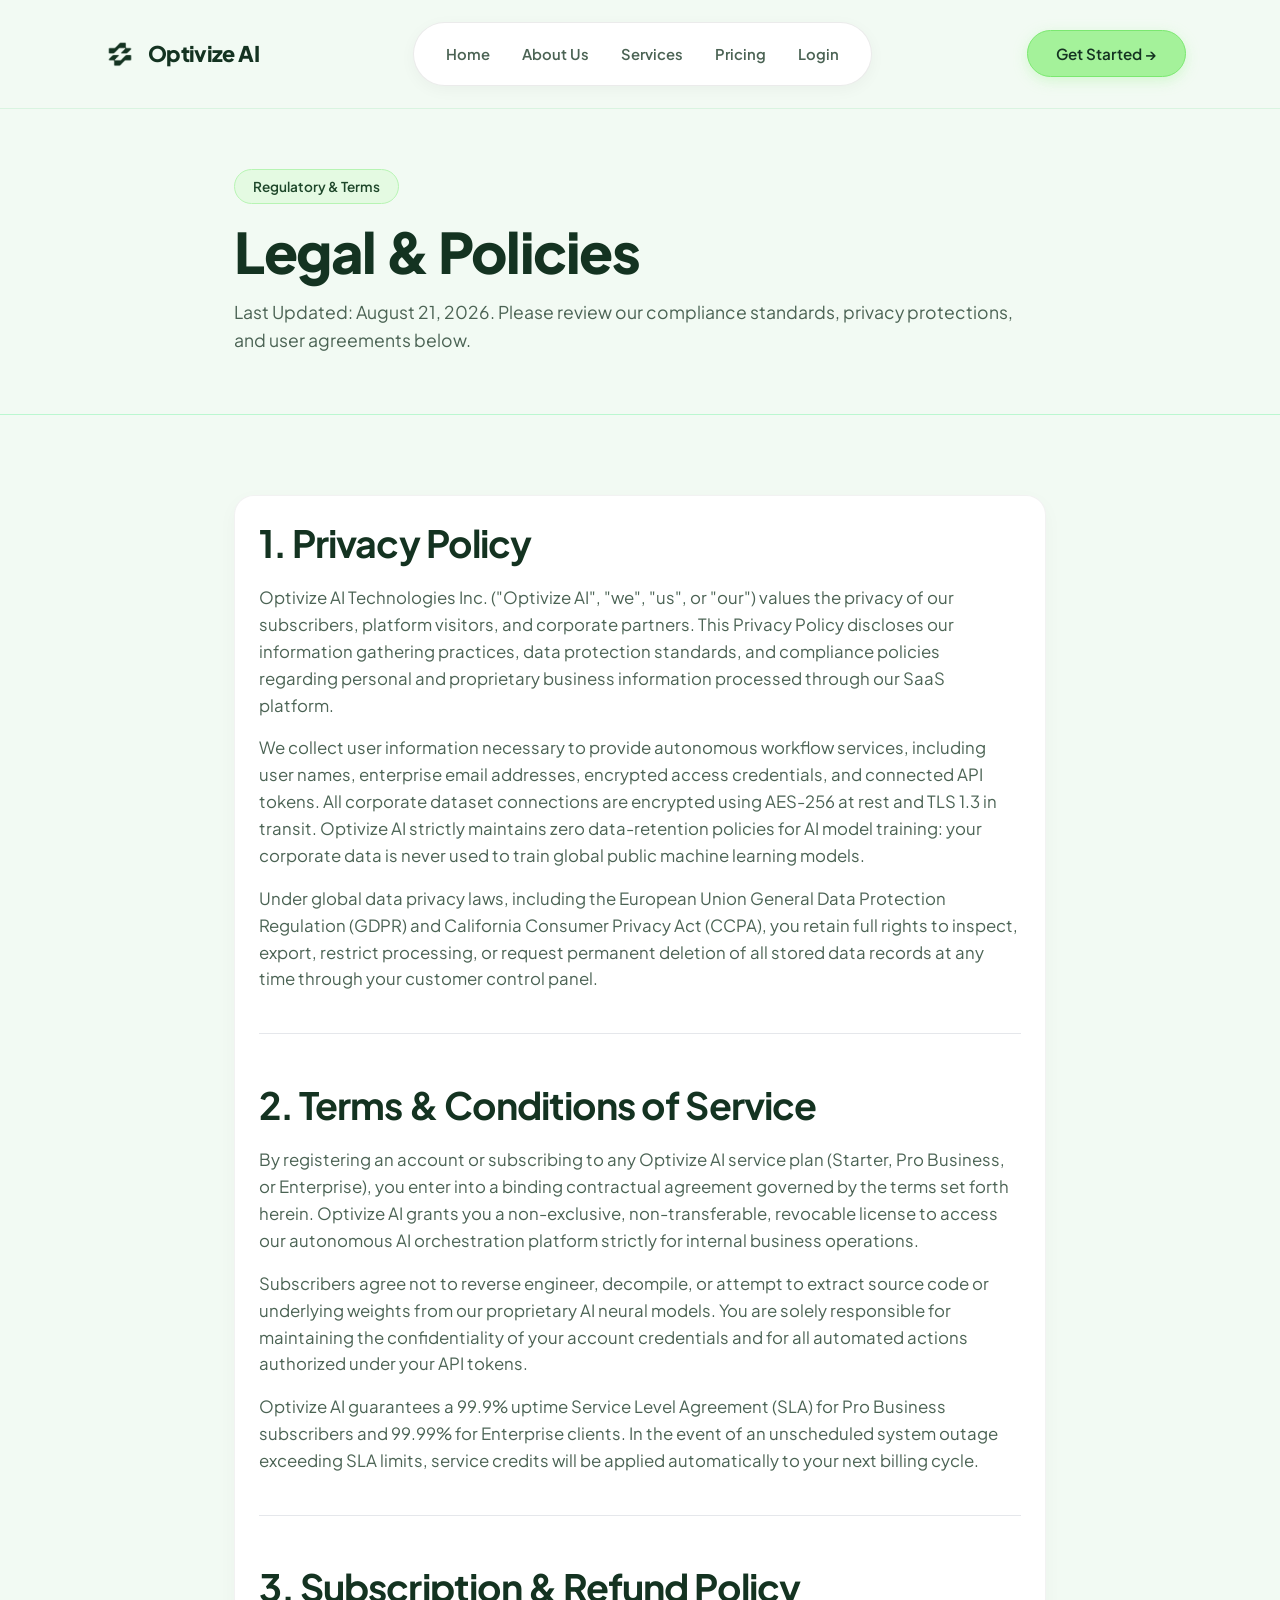
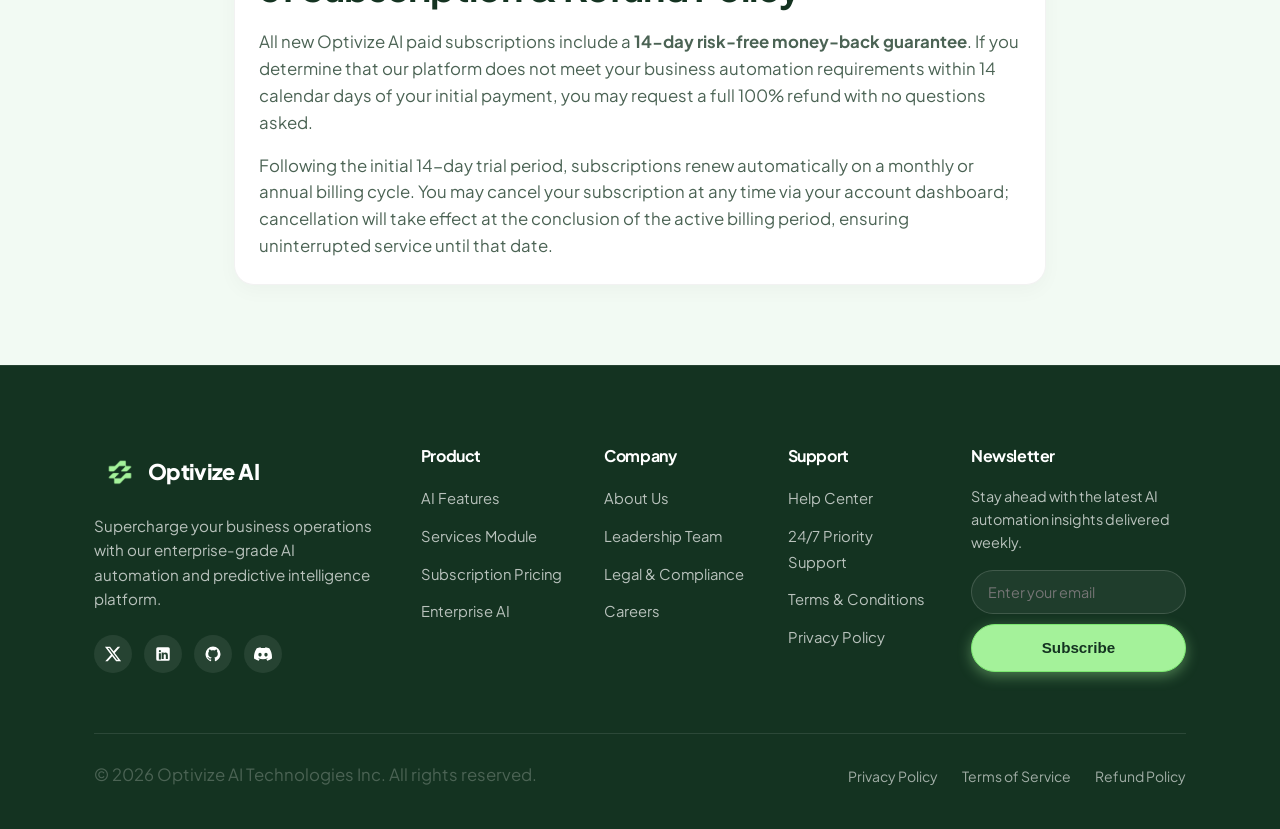
<file: legal.html>
<!DOCTYPE html>
<html lang="en">
<head>
  <meta charset="UTF-8">
  <meta name="viewport" content="width=device-width, initial-scale=1.0">
  <meta name="description" content="Legal documentation, Privacy Policy, Terms of Service, and Refund Policy for Optivize AI SaaS customers.">
  <title>Legal & Policies — Optivize AI</title>

  <!-- Stylesheets -->
  <link rel="stylesheet" href="css/style.css">
  <link rel="stylesheet" href="css/components.css">
  <link rel="stylesheet" href="css/responsive.css">
</head>
<body>

  <!-- Header Nav -->
  <header class="header-nav">
    <div class="container nav-container">
      <a href="index.html" class="brand-logo" aria-label="Optivize AI Homepage">
        <img src="images/logo-dark.png" alt="Optivize AI Logo" class="brand-logo-img">
        <span>Optivize AI</span>
      </a>

      <input type="checkbox" id="nav-toggle" class="nav-toggle-checkbox">
      <label for="nav-toggle" class="nav-toggle-label" aria-label="Toggle navigation menu">
        <span></span>
        <span></span>
        <span></span>
      </label>

      <div class="nav-pill-wrapper">
        <ul class="nav-menu">
          <li><a href="index.html" class="nav-link">Home</a></li>
          <li><a href="about.html" class="nav-link">About Us</a></li>
          <li><a href="services.html" class="nav-link">Services</a></li>
          <li><a href="payment.html" class="nav-link">Pricing</a></li>
          <li><a href="login.html" class="nav-link">Login</a></li>
          <li class="nav-cta-mobile"><a href="register.html" class="btn btn-primary btn-full">Get Started &rarr;</a></li>
        </ul>
      </div>

      <div class="nav-cta-desktop">
        <a href="register.html" class="btn btn-primary">Get Started &rarr;</a>
      </div>
    </div>
  </header>

  <main>
    <!-- PAGE HEADER BANNER -->
    <section class="section" style="background-color: var(--primary-tint); border-bottom: 1px solid var(--border-green); padding: 60px 0;">
      <div class="container animate-fade-in" style="max-width: 860px;">
        <span class="badge">Regulatory & Terms</span>
        <h1 style="margin-top: 14px; margin-bottom: 12px;">Legal & Policies</h1>
        <p style="font-size: 1.1rem; color: var(--text-muted);">Last Updated: August 21, 2026. Please review our compliance standards, privacy protections, and user agreements below.</p>
      </div>
    </section>

    <!-- LEGAL DOCUMENTATION ARTICLES -->
    <section class="section">
      <div class="container" style="max-width: 860px;">
        <article class="card legal-card">
          
          <!-- Section 1: Privacy Policy -->
          <section id="privacy" style="margin-bottom: 48px; border-bottom: 1px solid var(--border-light); padding-bottom: 40px;">
            <h2 style="color: var(--text-main); margin-bottom: 20px;">1. Privacy Policy</h2>
            
            <p style="margin-bottom: 16px;">
              Optivize AI Technologies Inc. ("Optivize AI", "we", "us", or "our") values the privacy of our subscribers, platform visitors, and corporate partners. This Privacy Policy discloses our information gathering practices, data protection standards, and compliance policies regarding personal and proprietary business information processed through our SaaS platform.
            </p>
            
            <p style="margin-bottom: 16px;">
              We collect user information necessary to provide autonomous workflow services, including user names, enterprise email addresses, encrypted access credentials, and connected API tokens. All corporate dataset connections are encrypted using AES-256 at rest and TLS 1.3 in transit. Optivize AI strictly maintains zero data-retention policies for AI model training: your corporate data is never used to train global public machine learning models.
            </p>

            <p>
              Under global data privacy laws, including the European Union General Data Protection Regulation (GDPR) and California Consumer Privacy Act (CCPA), you retain full rights to inspect, export, restrict processing, or request permanent deletion of all stored data records at any time through your customer control panel.
            </p>
          </section>

          <!-- Section 2: Terms & Conditions -->
          <section id="terms" style="margin-bottom: 48px; border-bottom: 1px solid var(--border-light); padding-bottom: 40px;">
            <h2 style="color: var(--text-main); margin-bottom: 20px;">2. Terms & Conditions of Service</h2>

            <p style="margin-bottom: 16px;">
              By registering an account or subscribing to any Optivize AI service plan (Starter, Pro Business, or Enterprise), you enter into a binding contractual agreement governed by the terms set forth herein. Optivize AI grants you a non-exclusive, non-transferable, revocable license to access our autonomous AI orchestration platform strictly for internal business operations.
            </p>

            <p style="margin-bottom: 16px;">
              Subscribers agree not to reverse engineer, decompile, or attempt to extract source code or underlying weights from our proprietary AI neural models. You are solely responsible for maintaining the confidentiality of your account credentials and for all automated actions authorized under your API tokens.
            </p>

            <p>
              Optivize AI guarantees a 99.9% uptime Service Level Agreement (SLA) for Pro Business subscribers and 99.99% for Enterprise clients. In the event of an unscheduled system outage exceeding SLA limits, service credits will be applied automatically to your next billing cycle.
            </p>
          </section>

          <!-- Section 3: Refund Policy -->
          <section id="refund">
            <h2 style="color: var(--text-main); margin-bottom: 20px;">3. Subscription & Refund Policy</h2>

            <p style="margin-bottom: 16px;">
              All new Optivize AI paid subscriptions include a <strong>14-day risk-free money-back guarantee</strong>. If you determine that our platform does not meet your business automation requirements within 14 calendar days of your initial payment, you may request a full 100% refund with no questions asked.
            </p>

            <p>
              Following the initial 14-day trial period, subscriptions renew automatically on a monthly or annual billing cycle. You may cancel your subscription at any time via your account dashboard; cancellation will take effect at the conclusion of the active billing period, ensuring uninterrupted service until that date.
            </p>
          </section>

        </article>
      </div>
    </section>
  </main>

  <!-- Sticky Footer -->
  <footer class="footer">
    <div class="container">
      <div class="footer-top">
        <div class="footer-brand">
          <a href="index.html" class="brand-logo">
            <img src="images/logo-light.png" alt="Optivize AI Logo" class="brand-logo-img">
            <span>Optivize AI</span>
          </a>
          <p>Supercharge your business operations with our enterprise-grade AI automation and predictive intelligence platform.</p>
          <div class="social-links">
            <a href="#" class="social-btn" aria-label="Twitter / X"><svg width="18" height="18" viewBox="0 0 24 24" fill="currentColor"><path d="M18.244 2.25h3.308l-7.227 8.26 8.502 11.24H16.17l-5.214-6.817L4.99 21.75H1.68l7.73-8.835L1.254 2.25H8.08l4.713 6.231zm-1.161 17.52h1.833L7.084 4.126H5.117z"/></svg></a>
            <a href="#" class="social-btn" aria-label="LinkedIn"><svg width="18" height="18" viewBox="0 0 24 24" fill="currentColor"><path d="M19 3a2 2 0 0 1 2 2v14a2 2 0 0 1-2 2H5a2 2 0 0 1-2-2V5a2 2 0 0 1 2-2h14m-.5 15.5v-5.3a3.26 3.26 0 0 0-3.26-3.26c-.85 0-1.84.52-2.28 1.3v-1.11h-2.79v8.37h2.79v-4.93c0-.77.62-1.4 1.39-1.4a1.4 1.4 0 0 1 1.4 1.4v4.93h2.75M6.46 10.9v8.37H9.25V10.9H6.46M7.86 6.75a1.45 1.45 0 1 0 0 2.9 1.45 1.45 0 0 0 0-2.9z"/></svg></a>
            <a href="#" class="social-btn" aria-label="GitHub"><svg width="18" height="18" viewBox="0 0 24 24" fill="currentColor"><path d="M12 2A10 10 0 0 0 2 12c0 4.42 2.87 8.17 6.84 9.5.5.08.66-.23.66-.5v-1.69c-2.77.6-3.36-1.34-3.36-1.34-.46-1.16-1.11-1.47-1.11-1.47-.91-.62.07-.6.07-.6 1 .07 1.53 1.03 1.53 1.03.87 1.52 2.34 1.07 2.91.83.1-.65.35-1.09.63-1.34-2.22-.25-4.55-1.11-4.55-4.92 0-1.11.38-2 1.03-2.71-.1-.25-.45-1.29.1-2.64 0 0 .84-.27 2.75 1.02.79-.22 1.65-.33 2.5-.33.85 0 1.71.11 2.5.33 1.91-1.29 2.75-1.02 2.75-1.02.55 1.35.2 2.39.1 2.64.65.71 1.03 1.6 1.03 2.71 0 3.82-2.34 4.66-4.57 4.91.36.31.69.92.69 1.85V21c0 .27.16.59.67.5C19.14 20.16 22 16.42 22 12A10 10 0 0 0 12 2z"/></svg></a>
            <a href="#" class="social-btn" aria-label="Discord"><svg width="18" height="18" viewBox="0 0 24 24" fill="currentColor"><path d="M20.317 4.37a19.791 19.791 0 0 0-4.885-1.515.074.074 0 0 0-.079.037c-.21.375-.444.864-.608 1.25a18.27 18.27 0 0 0-5.487 0 12.64 12.64 0 0 0-.617-1.25.077.077 0 0 0-.079-.037A19.736 19.736 0 0 0 3.677 4.37a.07.07 0 0 0-.032.027C.533 9.046-.32 13.58.099 18.057a.082.082 0 0 0 .031.057 19.9 19.9 0 0 0 5.993 3.03.078.078 0 0 0 .084-.028c.462-.63.874-1.295 1.226-1.994.021-.041.001-.09-.041-.106a13.107 13.107 0 0 1-1.872-.892.077.077 0 0 1-.008-.128c.126-.093.252-.19.372-.287a.075.075 0 0 1 .078-.01c3.927 1.793 8.18 1.793 12.061 0a.074.074 0 0 1 .079.009c.12.098.245.195.372.288a.077.077 0 0 1-.006.127c-.598.35-1.22.647-1.873.894a.077.077 0 0 0-.041.107c.36.698.772 1.362 1.225 1.993a.076.076 0 0 0 .084.028 19.839 19.839 0 0 0 6.002-3.03.077.077 0 0 0 .032-.054c.5-5.177-.838-9.674-3.549-13.66a.061.061 0 0 0-.031-.028zM8.02 15.33c-1.183 0-2.157-1.085-2.157-2.419 0-1.333.956-2.419 2.157-2.419 1.21 0 2.176 1.096 2.157 2.42 0 1.333-.956 2.418-2.157 2.418zm7.975 0c-1.183 0-2.157-1.085-2.157-2.419 0-1.333.955-2.419 2.157-2.419 1.21 0 2.176 1.096 2.157 2.42 0 1.333-.946 2.418-2.157 2.418z"/></svg></a>
          </div>
        </div>

        <div>
          <h4 class="footer-col-title">Product</h4>
          <ul class="footer-links">
            <li><a href="index.html#features">AI Features</a></li>
            <li><a href="services.html">Services Module</a></li>
            <li><a href="payment.html">Subscription Pricing</a></li>
            <li><a href="services.html">Enterprise AI</a></li>
          </ul>
        </div>

        <div>
          <h4 class="footer-col-title">Company</h4>
          <ul class="footer-links">
            <li><a href="about.html">About Us</a></li>
            <li><a href="about.html#team">Leadership Team</a></li>
            <li><a href="legal.html">Legal & Compliance</a></li>
            <li><a href="about.html#careers">Careers</a></li>
          </ul>
        </div>

        <div>
          <h4 class="footer-col-title">Support</h4>
          <ul class="footer-links">
            <li><a href="legal.html">Help Center</a></li>
            <li><a href="services.html">24/7 Priority Support</a></li>
            <li><a href="legal.html">Terms & Conditions</a></li>
            <li><a href="legal.html">Privacy Policy</a></li>
          </ul>
        </div>

        <div class="newsletter-box">
          <h4 class="footer-col-title">Newsletter</h4>
          <p>Stay ahead with the latest AI automation insights delivered weekly.</p>
          <form class="newsletter-form" action="#" method="get" onsubmit="return false;">
            <input type="email" class="newsletter-input" placeholder="Enter your email" required aria-label="Email address for newsletter">
            <button type="submit" class="btn btn-primary btn-full">Subscribe</button>
          </form>
        </div>
      </div>

      <div class="footer-bottom">
        <p>&copy; 2026 Optivize AI Technologies Inc. All rights reserved.</p>
        <div class="footer-legal-links">
          <a href="legal.html">Privacy Policy</a>
          <a href="legal.html">Terms of Service</a>
          <a href="legal.html">Refund Policy</a>
        </div>
      </div>
    </div>
  </footer>

</body>
</html>
</file>
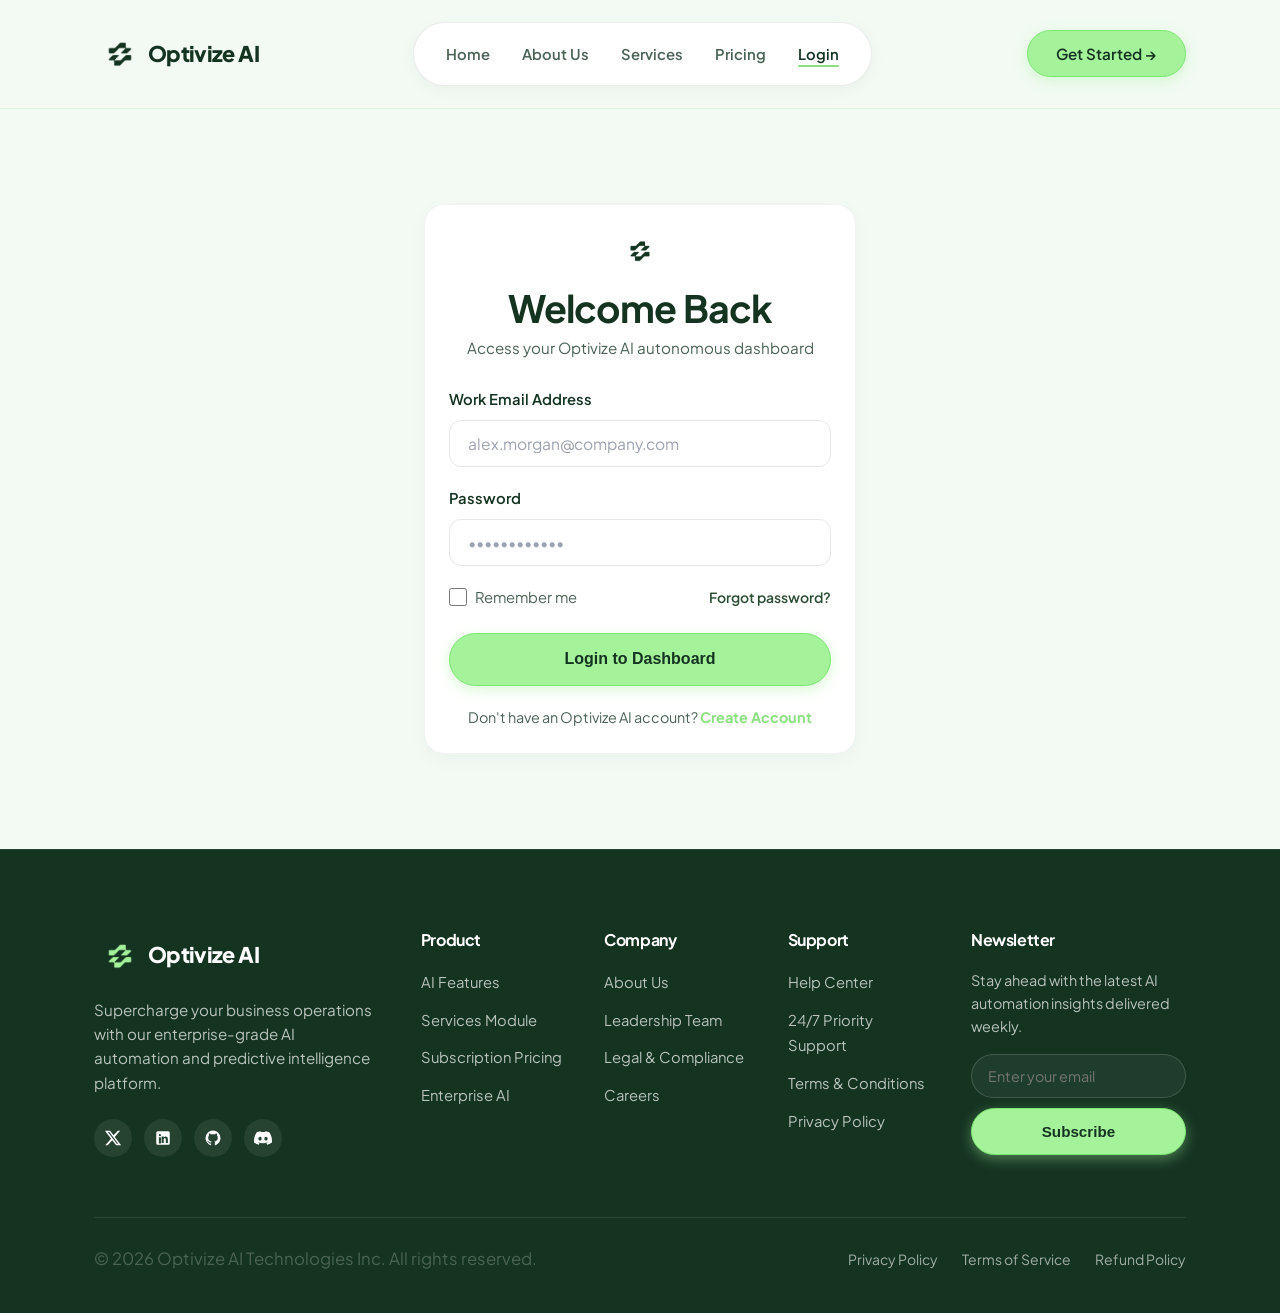
<file: login.html>
<!DOCTYPE html>
<html lang="en">
<head>
  <meta charset="UTF-8">
  <meta name="viewport" content="width=device-width, initial-scale=1.0">
  <meta name="description" content="Log in to your Optivize AI dashboard portal to manage autonomous workflows and predictive metrics.">
  <title>Customer Login — Optivize AI</title>

  <!-- Stylesheets -->
  <link rel="stylesheet" href="css/style.css">
  <link rel="stylesheet" href="css/components.css">
  <link rel="stylesheet" href="css/responsive.css">
</head>
<body>

  <!-- Header Nav -->
  <header class="header-nav">
    <div class="container nav-container">
      <a href="index.html" class="brand-logo" aria-label="Optivize AI Homepage">
        <img src="images/logo-dark.png" alt="Optivize AI Logo" class="brand-logo-img">
        <span>Optivize AI</span>
      </a>

      <input type="checkbox" id="nav-toggle" class="nav-toggle-checkbox">
      <label for="nav-toggle" class="nav-toggle-label" aria-label="Toggle navigation menu">
        <span></span>
        <span></span>
        <span></span>
      </label>

      <div class="nav-pill-wrapper">
        <ul class="nav-menu">
          <li><a href="index.html" class="nav-link">Home</a></li>
          <li><a href="about.html" class="nav-link">About Us</a></li>
          <li><a href="services.html" class="nav-link">Services</a></li>
          <li><a href="payment.html" class="nav-link">Pricing</a></li>
          <li><a href="login.html" class="nav-link active">Login</a></li>
          <li class="nav-cta-mobile"><a href="register.html" class="btn btn-primary btn-full">Get Started &rarr;</a></li>
        </ul>
      </div>

      <div class="nav-cta-desktop">
        <a href="register.html" class="btn btn-primary">Get Started &rarr;</a>
      </div>
    </div>
  </header>

  <main>
    <section class="section flex-center" style="min-height: calc(100vh - 160px); padding-top: 60px; padding-bottom: 60px;">
      <div class="container" style="max-width: 480px;">
        
        <div class="card auth-card animate-fade-in">
          <div style="text-align: center; margin-bottom: 28px;">
            <img src="images/logo-dark.png" alt="Optivize AI Logo" style="margin: 0 auto 12px auto; width: 44px; height: 44px; display: block; object-fit: contain;">
            <h2>Welcome Back</h2>
            <p style="font-size: 0.95rem; margin-top: 6px;">Access your Optivize AI autonomous dashboard</p>
          </div>

          <form action="#" method="get" onsubmit="return false;">
            <!-- Email Input -->
            <div class="form-group">
              <label for="email" class="form-label">Work Email Address</label>
              <input type="email" id="email" name="email" class="form-control" placeholder="alex.morgan@company.com" required autocomplete="email">
            </div>

            <!-- Password Input -->
            <div class="form-group">
              <label for="password" class="form-label">Password</label>
              <input type="password" id="password" name="password" class="form-control" placeholder="••••••••••••" required autocomplete="current-password">
            </div>

            <!-- Remember Me & Forgot Password Links -->
            <div class="form-footer-link" style="margin-bottom: 24px;">
              <label class="form-checkbox-label" for="remember">
                <input type="checkbox" id="remember" name="remember" class="form-checkbox">
                <span>Remember me</span>
              </label>
              <a href="#">Forgot password?</a>
            </div>

            <!-- Submit Button -->
            <button type="submit" class="btn btn-primary btn-full btn-lg" style="margin-bottom: 20px;">Login to Dashboard</button>

            <!-- Register Redirect -->
            <p style="text-align: center; font-size: 0.9rem;">
              Don't have an Optivize AI account? 
              <a href="register.html" style="color: var(--primary-hover); font-weight: 700;">Create Account</a>
            </p>
          </form>
        </div>

      </div>
    </section>
  </main>

  <!-- Sticky Footer -->
  <footer class="footer">
    <div class="container">
      <div class="footer-top">
        <div class="footer-brand">
          <a href="index.html" class="brand-logo">
            <img src="images/logo-light.png" alt="Optivize AI Logo" class="brand-logo-img">
            <span>Optivize AI</span>
          </a>
          <p>Supercharge your business operations with our enterprise-grade AI automation and predictive intelligence platform.</p>
          <div class="social-links">
            <a href="#" class="social-btn" aria-label="Twitter / X"><svg width="18" height="18" viewBox="0 0 24 24" fill="currentColor"><path d="M18.244 2.25h3.308l-7.227 8.26 8.502 11.24H16.17l-5.214-6.817L4.99 21.75H1.68l7.73-8.835L1.254 2.25H8.08l4.713 6.231zm-1.161 17.52h1.833L7.084 4.126H5.117z"/></svg></a>
            <a href="#" class="social-btn" aria-label="LinkedIn"><svg width="18" height="18" viewBox="0 0 24 24" fill="currentColor"><path d="M19 3a2 2 0 0 1 2 2v14a2 2 0 0 1-2 2H5a2 2 0 0 1-2-2V5a2 2 0 0 1 2-2h14m-.5 15.5v-5.3a3.26 3.26 0 0 0-3.26-3.26c-.85 0-1.84.52-2.28 1.3v-1.11h-2.79v8.37h2.79v-4.93c0-.77.62-1.4 1.39-1.4a1.4 1.4 0 0 1 1.4 1.4v4.93h2.75M6.46 10.9v8.37H9.25V10.9H6.46M7.86 6.75a1.45 1.45 0 1 0 0 2.9 1.45 1.45 0 0 0 0-2.9z"/></svg></a>
            <a href="#" class="social-btn" aria-label="GitHub"><svg width="18" height="18" viewBox="0 0 24 24" fill="currentColor"><path d="M12 2A10 10 0 0 0 2 12c0 4.42 2.87 8.17 6.84 9.5.5.08.66-.23.66-.5v-1.69c-2.77.6-3.36-1.34-3.36-1.34-.46-1.16-1.11-1.47-1.11-1.47-.91-.62.07-.6.07-.6 1 .07 1.53 1.03 1.53 1.03.87 1.52 2.34 1.07 2.91.83.1-.65.35-1.09.63-1.34-2.22-.25-4.55-1.11-4.55-4.92 0-1.11.38-2 1.03-2.71-.1-.25-.45-1.29.1-2.64 0 0 .84-.27 2.75 1.02.79-.22 1.65-.33 2.5-.33.85 0 1.71.11 2.5.33 1.91-1.29 2.75-1.02 2.75-1.02.55 1.35.2 2.39.1 2.64.65.71 1.03 1.6 1.03 2.71 0 3.82-2.34 4.66-4.57 4.91.36.31.69.92.69 1.85V21c0 .27.16.59.67.5C19.14 20.16 22 16.42 22 12A10 10 0 0 0 12 2z"/></svg></a>
            <a href="#" class="social-btn" aria-label="Discord"><svg width="18" height="18" viewBox="0 0 24 24" fill="currentColor"><path d="M20.317 4.37a19.791 19.791 0 0 0-4.885-1.515.074.074 0 0 0-.079.037c-.21.375-.444.864-.608 1.25a18.27 18.27 0 0 0-5.487 0 12.64 12.64 0 0 0-.617-1.25.077.077 0 0 0-.079-.037A19.736 19.736 0 0 0 3.677 4.37a.07.07 0 0 0-.032.027C.533 9.046-.32 13.58.099 18.057a.082.082 0 0 0 .031.057 19.9 19.9 0 0 0 5.993 3.03.078.078 0 0 0 .084-.028c.462-.63.874-1.295 1.226-1.994.021-.041.001-.09-.041-.106a13.107 13.107 0 0 1-1.872-.892.077.077 0 0 1-.008-.128c.126-.093.252-.19.372-.287a.075.075 0 0 1 .078-.01c3.927 1.793 8.18 1.793 12.061 0a.074.074 0 0 1 .079.009c.12.098.245.195.372.288a.077.077 0 0 1-.006.127c-.598.35-1.22.647-1.873.894a.077.077 0 0 0-.041.107c.36.698.772 1.362 1.225 1.993a.076.076 0 0 0 .084.028 19.839 19.839 0 0 0 6.002-3.03.077.077 0 0 0 .032-.054c.5-5.177-.838-9.674-3.549-13.66a.061.061 0 0 0-.031-.028zM8.02 15.33c-1.183 0-2.157-1.085-2.157-2.419 0-1.333.956-2.419 2.157-2.419 1.21 0 2.176 1.096 2.157 2.42 0 1.333-.956 2.418-2.157 2.418zm7.975 0c-1.183 0-2.157-1.085-2.157-2.419 0-1.333.955-2.419 2.157-2.419 1.21 0 2.176 1.096 2.157 2.42 0 1.333-.946 2.418-2.157 2.418z"/></svg></a>
          </div>
        </div>

        <div>
          <h4 class="footer-col-title">Product</h4>
          <ul class="footer-links">
            <li><a href="index.html#features">AI Features</a></li>
            <li><a href="services.html">Services Module</a></li>
            <li><a href="payment.html">Subscription Pricing</a></li>
            <li><a href="services.html">Enterprise AI</a></li>
          </ul>
        </div>

        <div>
          <h4 class="footer-col-title">Company</h4>
          <ul class="footer-links">
            <li><a href="about.html">About Us</a></li>
            <li><a href="about.html#team">Leadership Team</a></li>
            <li><a href="legal.html">Legal & Compliance</a></li>
            <li><a href="about.html#careers">Careers</a></li>
          </ul>
        </div>

        <div>
          <h4 class="footer-col-title">Support</h4>
          <ul class="footer-links">
            <li><a href="legal.html">Help Center</a></li>
            <li><a href="services.html">24/7 Priority Support</a></li>
            <li><a href="legal.html">Terms & Conditions</a></li>
            <li><a href="legal.html">Privacy Policy</a></li>
          </ul>
        </div>

        <div class="newsletter-box">
          <h4 class="footer-col-title">Newsletter</h4>
          <p>Stay ahead with the latest AI automation insights delivered weekly.</p>
          <form class="newsletter-form" action="#" method="get" onsubmit="return false;">
            <input type="email" class="newsletter-input" placeholder="Enter your email" required aria-label="Email address for newsletter">
            <button type="submit" class="btn btn-primary btn-full">Subscribe</button>
          </form>
        </div>
      </div>

      <div class="footer-bottom">
        <p>&copy; 2026 Optivize AI Technologies Inc. All rights reserved.</p>
        <div class="footer-legal-links">
          <a href="legal.html">Privacy Policy</a>
          <a href="legal.html">Terms of Service</a>
          <a href="legal.html">Refund Policy</a>
        </div>
      </div>
    </div>
  </footer>

</body>
</html>
</file>
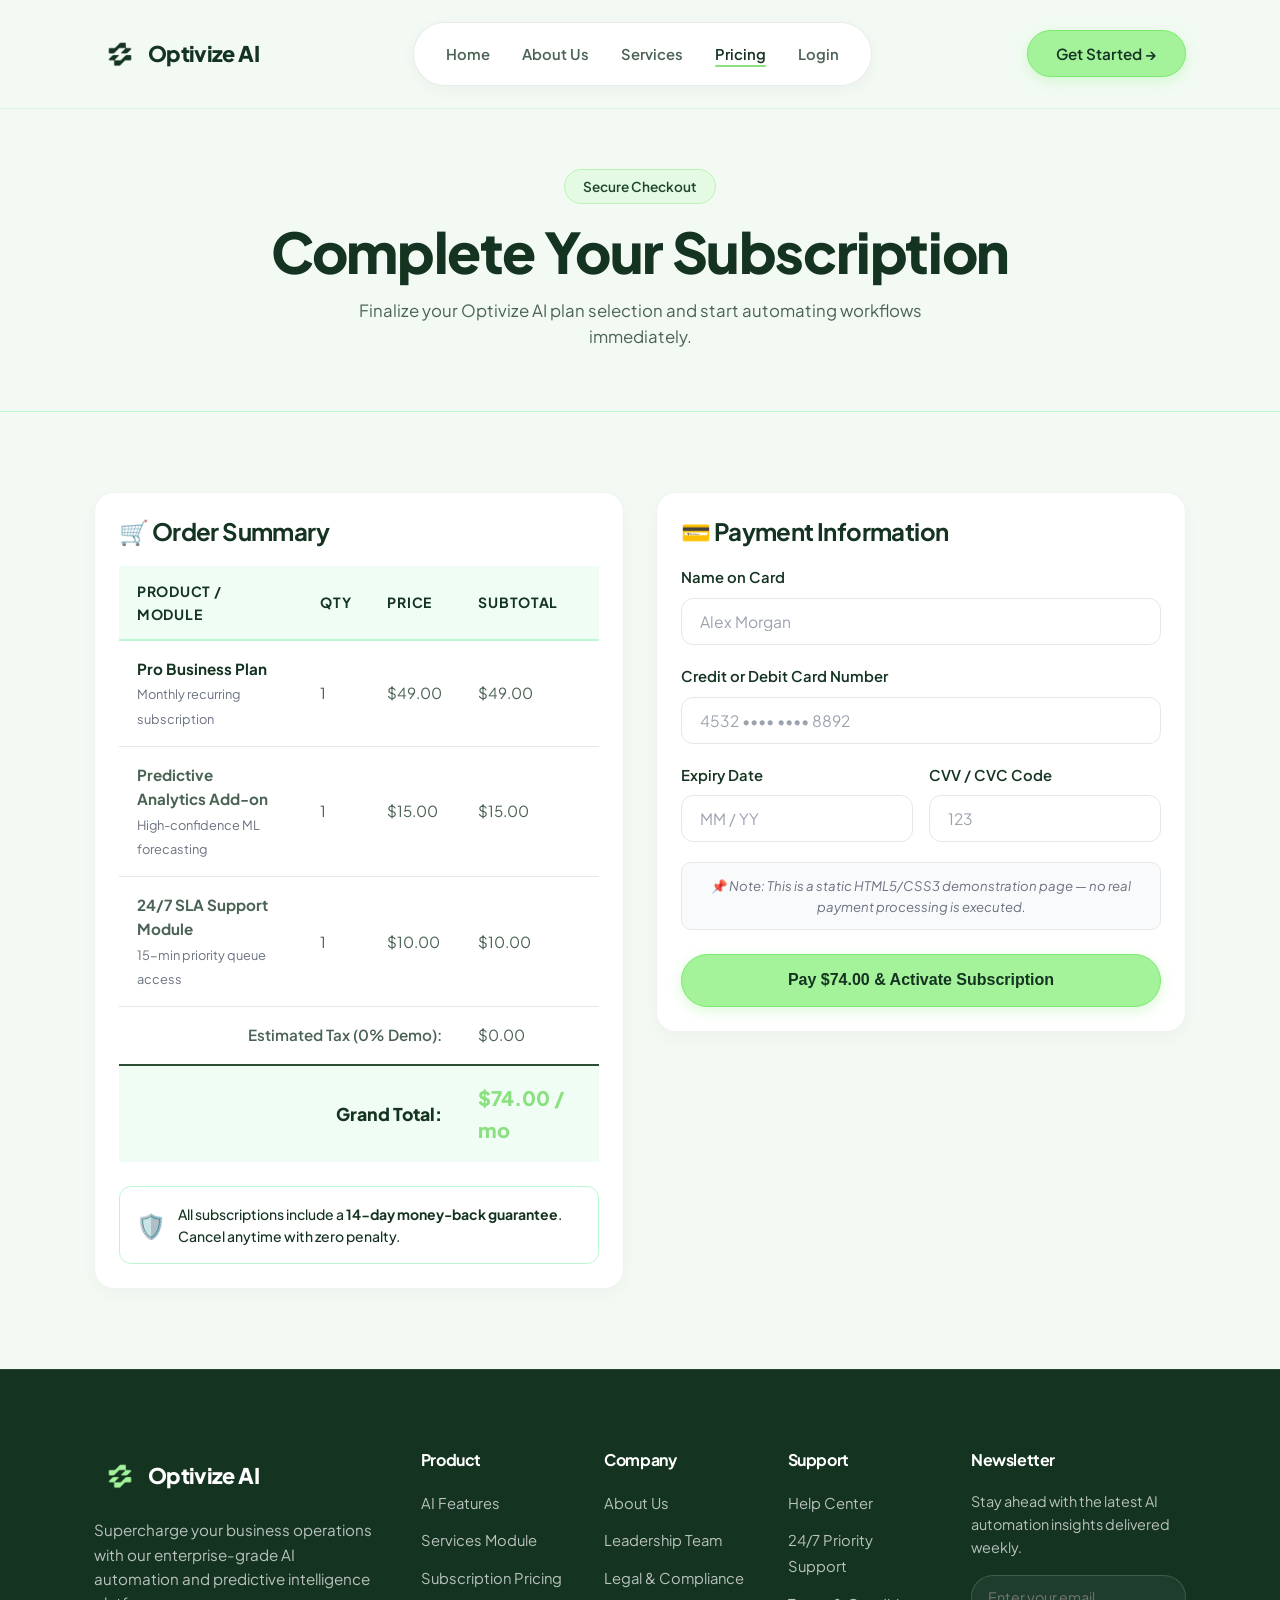
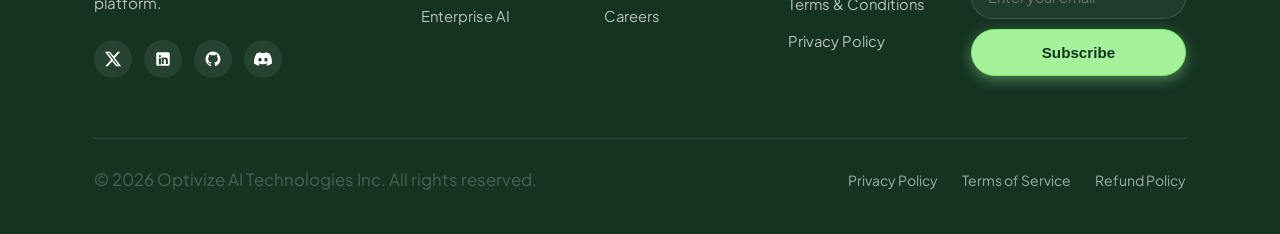
<file: payment.html>
<!DOCTYPE html>
<html lang="en">
<head>
  <meta charset="UTF-8">
  <meta name="viewport" content="width=device-width, initial-scale=1.0">
  <meta name="description" content="Complete your Optivize AI subscription checkout securely. Choose from Starter, Pro, or Enterprise plans.">
  <title>Subscription Checkout & Payment — Optivize AI</title>

  <!-- Stylesheets -->
  <link rel="stylesheet" href="css/style.css">
  <link rel="stylesheet" href="css/components.css">
  <link rel="stylesheet" href="css/responsive.css">
</head>
<body>

  <!-- Header Nav -->
  <header class="header-nav">
    <div class="container nav-container">
      <a href="index.html" class="brand-logo" aria-label="Optivize AI Homepage">
        <img src="images/logo-dark.png" alt="Optivize AI Logo" class="brand-logo-img">
        <span>Optivize AI</span>
      </a>

      <input type="checkbox" id="nav-toggle" class="nav-toggle-checkbox">
      <label for="nav-toggle" class="nav-toggle-label" aria-label="Toggle navigation menu">
        <span></span>
        <span></span>
        <span></span>
      </label>

      <div class="nav-pill-wrapper">
        <ul class="nav-menu">
          <li><a href="index.html" class="nav-link">Home</a></li>
          <li><a href="about.html" class="nav-link">About Us</a></li>
          <li><a href="services.html" class="nav-link">Services</a></li>
          <li><a href="payment.html" class="nav-link active">Pricing</a></li>
          <li><a href="login.html" class="nav-link">Login</a></li>
          <li class="nav-cta-mobile"><a href="register.html" class="btn btn-primary btn-full">Get Started &rarr;</a></li>
        </ul>
      </div>

      <div class="nav-cta-desktop">
        <a href="register.html" class="btn btn-primary">Get Started &rarr;</a>
      </div>
    </div>
  </header>

  <main>
    <!-- PAGE HEADER BANNER -->
    <section class="section" style="background-color: var(--primary-tint); border-bottom: 1px solid var(--border-green); text-align: center; padding: 60px 0;">
      <div class="container animate-fade-in">
        <span class="badge">Secure Checkout</span>
        <h1 style="margin-top: 14px; margin-bottom: 12px;">Complete Your Subscription</h1>
        <p style="max-width: 580px; margin: 0 auto;">Finalize your Optivize AI plan selection and start automating workflows immediately.</p>
      </div>
    </section>

    <!-- CHECKOUT 2-COLUMN SECTION -->
    <section class="section">
      <div class="container">
        <div class="grid grid-2 checkout-container" style="gap: 32px; align-items: start;">
          
          <!-- Column 1: Order Summary Card with HTML Table -->
          <div class="card animate-fade-in">
            <h3 style="margin-bottom: 20px; display: flex; align-items: center; gap: 10px;">
              <span>🛒 Order Summary</span>
            </h3>

            <div class="table-responsive">
              <table class="custom-table">
                <thead>
                  <tr>
                    <th>Product / Module</th>
                    <th>Qty</th>
                    <th>Price</th>
                    <th>Subtotal</th>
                  </tr>
                </thead>
                <tbody>
                  <tr>
                    <td>
                      <strong style="color: var(--text-main);">Pro Business Plan</strong><br>
                      <span style="font-size: 0.8rem; color: var(--text-light);">Monthly recurring subscription</span>
                    </td>
                    <td>1</td>
                    <td>$49.00</td>
                    <td>$49.00</td>
                  </tr>
                  <tr>
                    <td>
                      <strong>Predictive Analytics Add-on</strong><br>
                      <span style="font-size: 0.8rem; color: var(--text-light);">High-confidence ML forecasting</span>
                    </td>
                    <td>1</td>
                    <td>$15.00</td>
                    <td>$15.00</td>
                  </tr>
                  <tr>
                    <td>
                      <strong>24/7 SLA Support Module</strong><br>
                      <span style="font-size: 0.8rem; color: var(--text-light);">15-min priority queue access</span>
                    </td>
                    <td>1</td>
                    <td>$10.00</td>
                    <td>$10.00</td>
                  </tr>
                  <tr>
                    <td colspan="3" style="text-align: right; font-weight: 600;">Estimated Tax (0% Demo):</td>
                    <td>$0.00</td>
                  </tr>
                  <tr class="total-row">
                    <td colspan="3" style="text-align: right;">Grand Total:</td>
                    <td style="color: var(--primary-hover); font-size: 1.25rem;">$74.00 / mo</td>
                  </tr>
                </tbody>
              </table>
            </div>

            <div style="margin-top: 24px; padding: 16px; background-color: var(--primary-light); border-radius: 12px; border: 1px solid var(--border-green); display: flex; gap: 12px; align-items: center;">
              <span style="font-size: 1.5rem;">🛡️</span>
              <p style="font-size: 0.875rem; color: var(--text-main); font-weight: 500;">
                All subscriptions include a <strong>14-day money-back guarantee</strong>. Cancel anytime with zero penalty.
              </p>
            </div>
          </div>

          <!-- Column 2: Payment Details Card -->
          <div class="card animate-fade-in">
            <h3 style="margin-bottom: 20px; display: flex; align-items: center; gap: 10px;">
              <span>💳 Payment Information</span>
            </h3>

            <form action="#" method="get" onsubmit="return false;">
              <!-- Name on Card -->
              <div class="form-group">
                <label for="cardholder" class="form-label">Name on Card</label>
                <input type="text" id="cardholder" name="cardholder" class="form-control" placeholder="Alex Morgan" required autocomplete="cc-name">
              </div>

              <!-- Card Number -->
              <div class="form-group">
                <label for="cardnumber" class="form-label">Credit or Debit Card Number</label>
                <input type="text" id="cardnumber" name="cardnumber" class="form-control" placeholder="4532 •••• •••• 8892" maxlength="19" required autocomplete="cc-number">
              </div>

              <!-- Expiry & CVV Grid -->
              <div class="grid grid-2" style="gap: 16px;">
                <div class="form-group">
                  <label for="expiry" class="form-label">Expiry Date</label>
                  <input type="text" id="expiry" name="expiry" class="form-control" placeholder="MM / YY" maxlength="5" required autocomplete="cc-exp">
                </div>

                <div class="form-group">
                  <label for="cvv" class="form-label">CVV / CVC Code</label>
                  <input type="password" id="cvv" name="cvv" class="form-control" placeholder="123" maxlength="4" required autocomplete="cc-csc">
                </div>
              </div>

              <!-- Static Demo Notice -->
              <div style="margin-bottom: 24px; padding: 12px 16px; background-color: var(--bg-subtle); border-radius: 10px; border: 1px solid var(--border-light);">
                <p style="font-size: 0.825rem; color: var(--text-light); text-align: center;">
                  📌 <em>Note: This is a static HTML5/CSS3 demonstration page — no real payment processing is executed.</em>
                </p>
              </div>

              <!-- Pay Button -->
              <button type="submit" class="btn btn-primary btn-full btn-lg">Pay $74.00 & Activate Subscription</button>
            </form>
          </div>

        </div>
      </div>
    </section>
  </main>

  <!-- Sticky Footer -->
  <footer class="footer">
    <div class="container">
      <div class="footer-top">
        <div class="footer-brand">
          <a href="index.html" class="brand-logo">
            <img src="images/logo-light.png" alt="Optivize AI Logo" class="brand-logo-img">
            <span>Optivize AI</span>
          </a>
          <p>Supercharge your business operations with our enterprise-grade AI automation and predictive intelligence platform.</p>
          <div class="social-links">
            <a href="#" class="social-btn" aria-label="Twitter / X"><svg width="18" height="18" viewBox="0 0 24 24" fill="currentColor"><path d="M18.244 2.25h3.308l-7.227 8.26 8.502 11.24H16.17l-5.214-6.817L4.99 21.75H1.68l7.73-8.835L1.254 2.25H8.08l4.713 6.231zm-1.161 17.52h1.833L7.084 4.126H5.117z"/></svg></a>
            <a href="#" class="social-btn" aria-label="LinkedIn"><svg width="18" height="18" viewBox="0 0 24 24" fill="currentColor"><path d="M19 3a2 2 0 0 1 2 2v14a2 2 0 0 1-2 2H5a2 2 0 0 1-2-2V5a2 2 0 0 1 2-2h14m-.5 15.5v-5.3a3.26 3.26 0 0 0-3.26-3.26c-.85 0-1.84.52-2.28 1.3v-1.11h-2.79v8.37h2.79v-4.93c0-.77.62-1.4 1.39-1.4a1.4 1.4 0 0 1 1.4 1.4v4.93h2.75M6.46 10.9v8.37H9.25V10.9H6.46M7.86 6.75a1.45 1.45 0 1 0 0 2.9 1.45 1.45 0 0 0 0-2.9z"/></svg></a>
            <a href="#" class="social-btn" aria-label="GitHub"><svg width="18" height="18" viewBox="0 0 24 24" fill="currentColor"><path d="M12 2A10 10 0 0 0 2 12c0 4.42 2.87 8.17 6.84 9.5.5.08.66-.23.66-.5v-1.69c-2.77.6-3.36-1.34-3.36-1.34-.46-1.16-1.11-1.47-1.11-1.47-.91-.62.07-.6.07-.6 1 .07 1.53 1.03 1.53 1.03.87 1.52 2.34 1.07 2.91.83.1-.65.35-1.09.63-1.34-2.22-.25-4.55-1.11-4.55-4.92 0-1.11.38-2 1.03-2.71-.1-.25-.45-1.29.1-2.64 0 0 .84-.27 2.75 1.02.79-.22 1.65-.33 2.5-.33.85 0 1.71.11 2.5.33 1.91-1.29 2.75-1.02 2.75-1.02.55 1.35.2 2.39.1 2.64.65.71 1.03 1.6 1.03 2.71 0 3.82-2.34 4.66-4.57 4.91.36.31.69.92.69 1.85V21c0 .27.16.59.67.5C19.14 20.16 22 16.42 22 12A10 10 0 0 0 12 2z"/></svg></a>
            <a href="#" class="social-btn" aria-label="Discord"><svg width="18" height="18" viewBox="0 0 24 24" fill="currentColor"><path d="M20.317 4.37a19.791 19.791 0 0 0-4.885-1.515.074.074 0 0 0-.079.037c-.21.375-.444.864-.608 1.25a18.27 18.27 0 0 0-5.487 0 12.64 12.64 0 0 0-.617-1.25.077.077 0 0 0-.079-.037A19.736 19.736 0 0 0 3.677 4.37a.07.07 0 0 0-.032.027C.533 9.046-.32 13.58.099 18.057a.082.082 0 0 0 .031.057 19.9 19.9 0 0 0 5.993 3.03.078.078 0 0 0 .084-.028c.462-.63.874-1.295 1.226-1.994.021-.041.001-.09-.041-.106a13.107 13.107 0 0 1-1.872-.892.077.077 0 0 1-.008-.128c.126-.093.252-.19.372-.287a.075.075 0 0 1 .078-.01c3.927 1.793 8.18 1.793 12.061 0a.074.074 0 0 1 .079.009c.12.098.245.195.372.288a.077.077 0 0 1-.006.127c-.598.35-1.22.647-1.873.894a.077.077 0 0 0-.041.107c.36.698.772 1.362 1.225 1.993a.076.076 0 0 0 .084.028 19.839 19.839 0 0 0 6.002-3.03.077.077 0 0 0 .032-.054c.5-5.177-.838-9.674-3.549-13.66a.061.061 0 0 0-.031-.028zM8.02 15.33c-1.183 0-2.157-1.085-2.157-2.419 0-1.333.956-2.419 2.157-2.419 1.21 0 2.176 1.096 2.157 2.42 0 1.333-.956 2.418-2.157 2.418zm7.975 0c-1.183 0-2.157-1.085-2.157-2.419 0-1.333.955-2.419 2.157-2.419 1.21 0 2.176 1.096 2.157 2.42 0 1.333-.946 2.418-2.157 2.418z"/></svg></a>
          </div>
        </div>

        <div>
          <h4 class="footer-col-title">Product</h4>
          <ul class="footer-links">
            <li><a href="index.html#features">AI Features</a></li>
            <li><a href="services.html">Services Module</a></li>
            <li><a href="payment.html">Subscription Pricing</a></li>
            <li><a href="services.html">Enterprise AI</a></li>
          </ul>
        </div>

        <div>
          <h4 class="footer-col-title">Company</h4>
          <ul class="footer-links">
            <li><a href="about.html">About Us</a></li>
            <li><a href="about.html#team">Leadership Team</a></li>
            <li><a href="legal.html">Legal & Compliance</a></li>
            <li><a href="about.html#careers">Careers</a></li>
          </ul>
        </div>

        <div>
          <h4 class="footer-col-title">Support</h4>
          <ul class="footer-links">
            <li><a href="legal.html">Help Center</a></li>
            <li><a href="services.html">24/7 Priority Support</a></li>
            <li><a href="legal.html">Terms & Conditions</a></li>
            <li><a href="legal.html">Privacy Policy</a></li>
          </ul>
        </div>

        <div class="newsletter-box">
          <h4 class="footer-col-title">Newsletter</h4>
          <p>Stay ahead with the latest AI automation insights delivered weekly.</p>
          <form class="newsletter-form" action="#" method="get" onsubmit="return false;">
            <input type="email" class="newsletter-input" placeholder="Enter your email" required aria-label="Email address for newsletter">
            <button type="submit" class="btn btn-primary btn-full">Subscribe</button>
          </form>
        </div>
      </div>

      <div class="footer-bottom">
        <p>&copy; 2026 Optivize AI Technologies Inc. All rights reserved.</p>
        <div class="footer-legal-links">
          <a href="legal.html">Privacy Policy</a>
          <a href="legal.html">Terms of Service</a>
          <a href="legal.html">Refund Policy</a>
        </div>
      </div>
    </div>
  </footer>

</body>
</html>
</file>
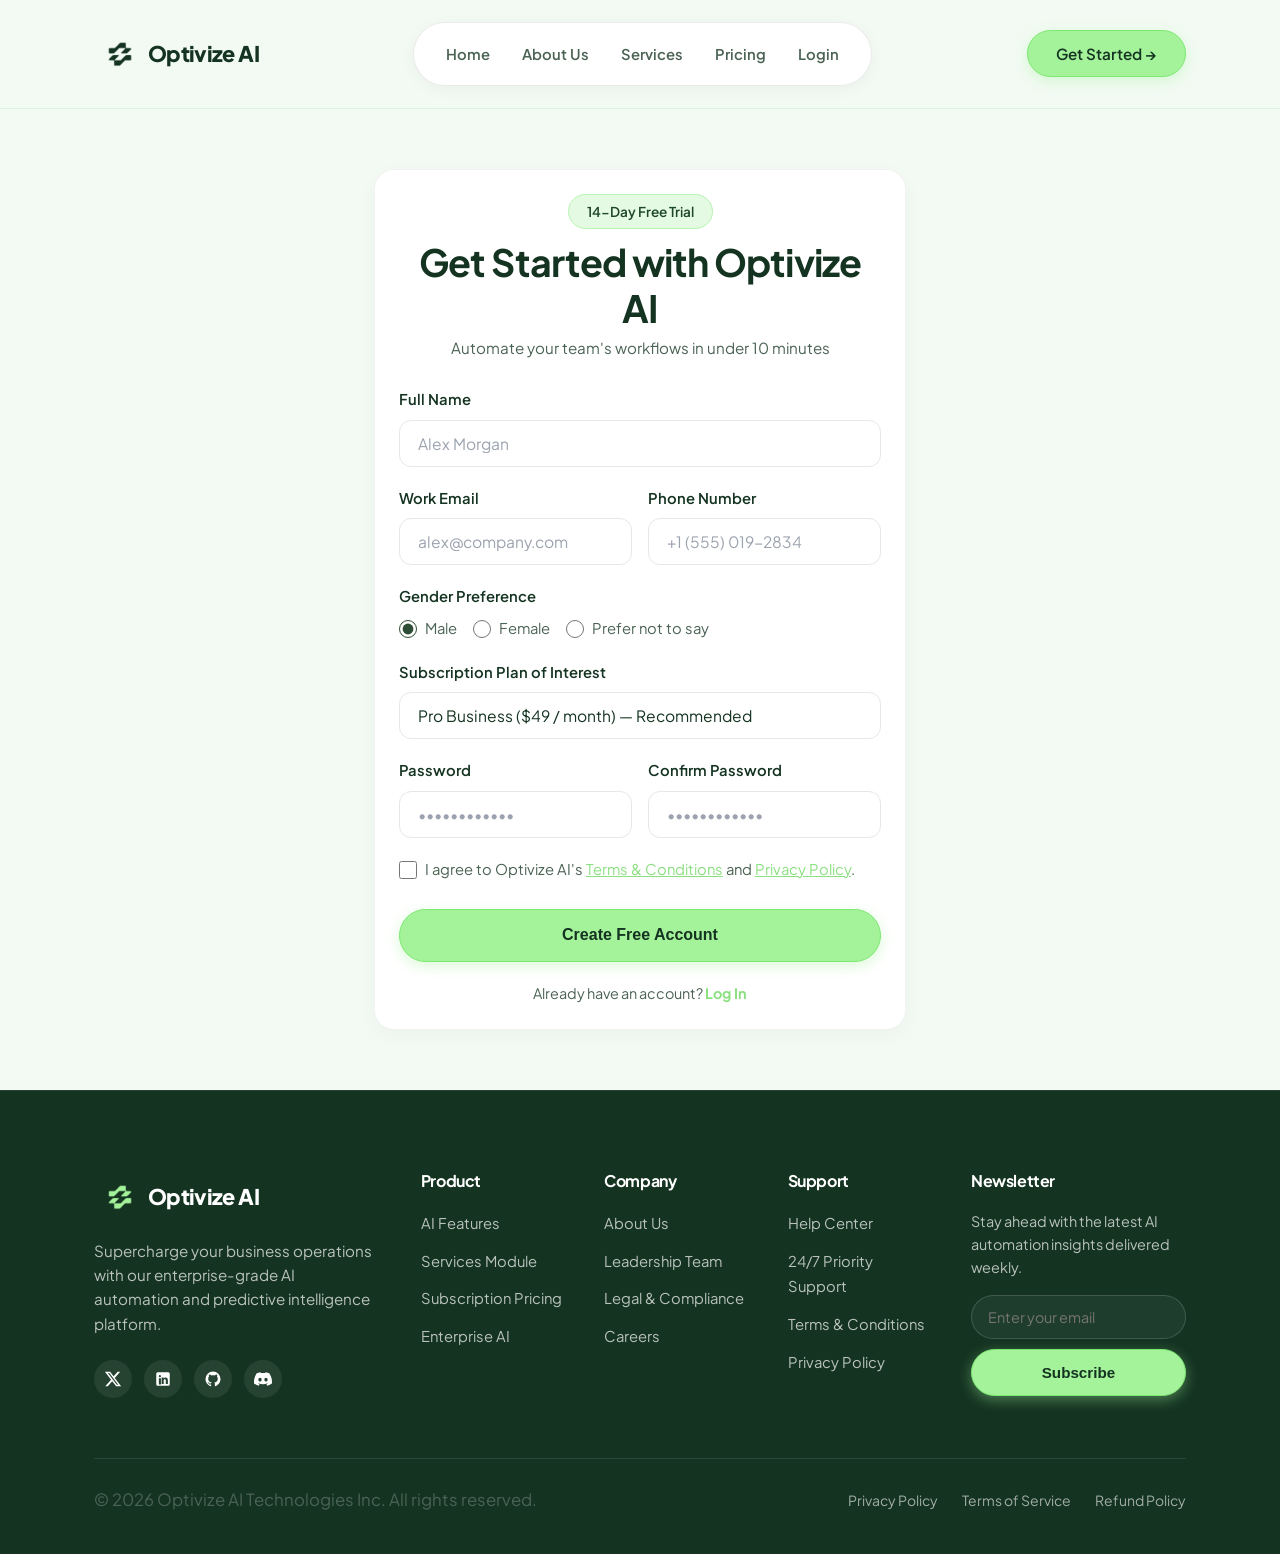
<file: register.html>
<!DOCTYPE html>
<html lang="en">
<head>
  <meta charset="UTF-8">
  <meta name="viewport" content="width=device-width, initial-scale=1.0">
  <meta name="description" content="Create your Optivize AI account to launch autonomous workflows and start your 14-day free trial.">
  <title>Create Account — Optivize AI</title>

  <!-- Stylesheets -->
  <link rel="stylesheet" href="css/style.css">
  <link rel="stylesheet" href="css/components.css">
  <link rel="stylesheet" href="css/responsive.css">
</head>
<body>

  <!-- Header Nav -->
  <header class="header-nav">
    <div class="container nav-container">
      <a href="index.html" class="brand-logo" aria-label="Optivize AI Homepage">
        <img src="images/logo-dark.png" alt="Optivize AI Logo" class="brand-logo-img">
        <span>Optivize AI</span>
      </a>

      <input type="checkbox" id="nav-toggle" class="nav-toggle-checkbox">
      <label for="nav-toggle" class="nav-toggle-label" aria-label="Toggle navigation menu">
        <span></span>
        <span></span>
        <span></span>
      </label>

      <div class="nav-pill-wrapper">
        <ul class="nav-menu">
          <li><a href="index.html" class="nav-link">Home</a></li>
          <li><a href="about.html" class="nav-link">About Us</a></li>
          <li><a href="services.html" class="nav-link">Services</a></li>
          <li><a href="payment.html" class="nav-link">Pricing</a></li>
          <li><a href="login.html" class="nav-link">Login</a></li>
          <li class="nav-cta-mobile"><a href="register.html" class="btn btn-primary btn-full">Get Started &rarr;</a></li>
        </ul>
      </div>

      <div class="nav-cta-desktop">
        <a href="register.html" class="btn btn-primary">Get Started &rarr;</a>
      </div>
    </div>
  </header>

  <main>
    <section class="section flex-center" style="padding-top: 60px; padding-bottom: 60px;">
      <div class="container" style="max-width: 580px;">
        
        <div class="card auth-card animate-fade-in">
          <div style="text-align: center; margin-bottom: 28px;">
            <span class="badge">14-Day Free Trial</span>
            <h2 style="margin-top: 10px;">Get Started with Optivize AI</h2>
            <p style="font-size: 0.95rem; margin-top: 6px;">Automate your team's workflows in under 10 minutes</p>
          </div>

          <form action="#" method="get" onsubmit="return false;">
            <!-- Full Name -->
            <div class="form-group">
              <label for="fullname" class="form-label">Full Name</label>
              <input type="text" id="fullname" name="fullname" class="form-control" placeholder="Alex Morgan" required autocomplete="name">
            </div>

            <!-- Email & Phone Grid -->
            <div class="grid grid-2" style="gap: 16px;">
              <div class="form-group">
                <label for="reg-email" class="form-label">Work Email</label>
                <input type="email" id="reg-email" name="email" class="form-control" placeholder="alex@company.com" required autocomplete="email">
              </div>

              <div class="form-group">
                <label for="phone" class="form-label">Phone Number</label>
                <input type="tel" id="phone" name="phone" class="form-control" placeholder="+1 (555) 019-2834" required autocomplete="tel">
              </div>
            </div>

            <!-- Gender Radio Options -->
            <div class="form-group">
              <label class="form-label">Gender Preference</label>
              <div class="form-radio-group">
                <label class="form-radio-label">
                  <input type="radio" name="gender" value="male" class="form-radio" checked> Male
                </label>
                <label class="form-radio-label">
                  <input type="radio" name="gender" value="female" class="form-radio"> Female
                </label>
                <label class="form-radio-label">
                  <input type="radio" name="gender" value="other" class="form-radio"> Prefer not to say
                </label>
              </div>
            </div>

            <!-- Plan Selection Dropdown -->
            <div class="form-group">
              <label for="plan" class="form-label">Subscription Plan of Interest</label>
              <select id="plan" name="plan" class="form-control" required>
                <option value="starter">Starter Plan ($19 / month)</option>
                <option value="pro" selected>Pro Business ($49 / month) — Recommended</option>
                <option value="enterprise">Enterprise Plan ($99 / month)</option>
              </select>
            </div>

            <!-- Password & Confirm Grid -->
            <div class="grid grid-2" style="gap: 16px;">
              <div class="form-group">
                <label for="reg-password" class="form-label">Password</label>
                <input type="password" id="reg-password" name="password" class="form-control" placeholder="••••••••••••" required autocomplete="new-password">
              </div>

              <div class="form-group">
                <label for="confirm-password" class="form-label">Confirm Password</label>
                <input type="password" id="confirm-password" name="confirm_password" class="form-control" placeholder="••••••••••••" required autocomplete="new-password">
              </div>
            </div>

            <!-- Terms & Conditions Checkbox -->
            <div class="form-group" style="margin-bottom: 24px;">
              <label class="form-checkbox-label">
                <input type="checkbox" id="terms" name="terms" class="form-checkbox" required>
                <span>I agree to Optivize AI's <a href="legal.html" style="color: var(--primary-hover); text-decoration: underline;">Terms & Conditions</a> and <a href="legal.html" style="color: var(--primary-hover); text-decoration: underline;">Privacy Policy</a>.</span>
              </label>
            </div>

            <!-- Submit Button -->
            <button type="submit" class="btn btn-primary btn-full btn-lg" style="margin-bottom: 20px;">Create Free Account</button>

            <!-- Login Link -->
            <p style="text-align: center; font-size: 0.9rem;">
              Already have an account? 
              <a href="login.html" style="color: var(--primary-hover); font-weight: 700;">Log In</a>
            </p>
          </form>
        </div>

      </div>
    </section>
  </main>

  <!-- Sticky Footer -->
  <footer class="footer">
    <div class="container">
      <div class="footer-top">
        <div class="footer-brand">
          <a href="index.html" class="brand-logo">
            <img src="images/logo-light.png" alt="Optivize AI Logo" class="brand-logo-img">
            <span>Optivize AI</span>
          </a>
          <p>Supercharge your business operations with our enterprise-grade AI automation and predictive intelligence platform.</p>
          <div class="social-links">
            <a href="#" class="social-btn" aria-label="Twitter / X"><svg width="18" height="18" viewBox="0 0 24 24" fill="currentColor"><path d="M18.244 2.25h3.308l-7.227 8.26 8.502 11.24H16.17l-5.214-6.817L4.99 21.75H1.68l7.73-8.835L1.254 2.25H8.08l4.713 6.231zm-1.161 17.52h1.833L7.084 4.126H5.117z"/></svg></a>
            <a href="#" class="social-btn" aria-label="LinkedIn"><svg width="18" height="18" viewBox="0 0 24 24" fill="currentColor"><path d="M19 3a2 2 0 0 1 2 2v14a2 2 0 0 1-2 2H5a2 2 0 0 1-2-2V5a2 2 0 0 1 2-2h14m-.5 15.5v-5.3a3.26 3.26 0 0 0-3.26-3.26c-.85 0-1.84.52-2.28 1.3v-1.11h-2.79v8.37h2.79v-4.93c0-.77.62-1.4 1.39-1.4a1.4 1.4 0 0 1 1.4 1.4v4.93h2.75M6.46 10.9v8.37H9.25V10.9H6.46M7.86 6.75a1.45 1.45 0 1 0 0 2.9 1.45 1.45 0 0 0 0-2.9z"/></svg></a>
            <a href="#" class="social-btn" aria-label="GitHub"><svg width="18" height="18" viewBox="0 0 24 24" fill="currentColor"><path d="M12 2A10 10 0 0 0 2 12c0 4.42 2.87 8.17 6.84 9.5.5.08.66-.23.66-.5v-1.69c-2.77.6-3.36-1.34-3.36-1.34-.46-1.16-1.11-1.47-1.11-1.47-.91-.62.07-.6.07-.6 1 .07 1.53 1.03 1.53 1.03.87 1.52 2.34 1.07 2.91.83.1-.65.35-1.09.63-1.34-2.22-.25-4.55-1.11-4.55-4.92 0-1.11.38-2 1.03-2.71-.1-.25-.45-1.29.1-2.64 0 0 .84-.27 2.75 1.02.79-.22 1.65-.33 2.5-.33.85 0 1.71.11 2.5.33 1.91-1.29 2.75-1.02 2.75-1.02.55 1.35.2 2.39.1 2.64.65.71 1.03 1.6 1.03 2.71 0 3.82-2.34 4.66-4.57 4.91.36.31.69.92.69 1.85V21c0 .27.16.59.67.5C19.14 20.16 22 16.42 22 12A10 10 0 0 0 12 2z"/></svg></a>
            <a href="#" class="social-btn" aria-label="Discord"><svg width="18" height="18" viewBox="0 0 24 24" fill="currentColor"><path d="M20.317 4.37a19.791 19.791 0 0 0-4.885-1.515.074.074 0 0 0-.079.037c-.21.375-.444.864-.608 1.25a18.27 18.27 0 0 0-5.487 0 12.64 12.64 0 0 0-.617-1.25.077.077 0 0 0-.079-.037A19.736 19.736 0 0 0 3.677 4.37a.07.07 0 0 0-.032.027C.533 9.046-.32 13.58.099 18.057a.082.082 0 0 0 .031.057 19.9 19.9 0 0 0 5.993 3.03.078.078 0 0 0 .084-.028c.462-.63.874-1.295 1.226-1.994.021-.041.001-.09-.041-.106a13.107 13.107 0 0 1-1.872-.892.077.077 0 0 1-.008-.128c.126-.093.252-.19.372-.287a.075.075 0 0 1 .078-.01c3.927 1.793 8.18 1.793 12.061 0a.074.074 0 0 1 .079.009c.12.098.245.195.372.288a.077.077 0 0 1-.006.127c-.598.35-1.22.647-1.873.894a.077.077 0 0 0-.041.107c.36.698.772 1.362 1.225 1.993a.076.076 0 0 0 .084.028 19.839 19.839 0 0 0 6.002-3.03.077.077 0 0 0 .032-.054c.5-5.177-.838-9.674-3.549-13.66a.061.061 0 0 0-.031-.028zM8.02 15.33c-1.183 0-2.157-1.085-2.157-2.419 0-1.333.956-2.419 2.157-2.419 1.21 0 2.176 1.096 2.157 2.42 0 1.333-.956 2.418-2.157 2.418zm7.975 0c-1.183 0-2.157-1.085-2.157-2.419 0-1.333.955-2.419 2.157-2.419 1.21 0 2.176 1.096 2.157 2.42 0 1.333-.946 2.418-2.157 2.418z"/></svg></a>
          </div>
        </div>

        <div>
          <h4 class="footer-col-title">Product</h4>
          <ul class="footer-links">
            <li><a href="index.html#features">AI Features</a></li>
            <li><a href="services.html">Services Module</a></li>
            <li><a href="payment.html">Subscription Pricing</a></li>
            <li><a href="services.html">Enterprise AI</a></li>
          </ul>
        </div>

        <div>
          <h4 class="footer-col-title">Company</h4>
          <ul class="footer-links">
            <li><a href="about.html">About Us</a></li>
            <li><a href="about.html#team">Leadership Team</a></li>
            <li><a href="legal.html">Legal & Compliance</a></li>
            <li><a href="about.html#careers">Careers</a></li>
          </ul>
        </div>

        <div>
          <h4 class="footer-col-title">Support</h4>
          <ul class="footer-links">
            <li><a href="legal.html">Help Center</a></li>
            <li><a href="services.html">24/7 Priority Support</a></li>
            <li><a href="legal.html">Terms & Conditions</a></li>
            <li><a href="legal.html">Privacy Policy</a></li>
          </ul>
        </div>

        <div class="newsletter-box">
          <h4 class="footer-col-title">Newsletter</h4>
          <p>Stay ahead with the latest AI automation insights delivered weekly.</p>
          <form class="newsletter-form" action="#" method="get" onsubmit="return false;">
            <input type="email" class="newsletter-input" placeholder="Enter your email" required aria-label="Email address for newsletter">
            <button type="submit" class="btn btn-primary btn-full">Subscribe</button>
          </form>
        </div>
      </div>

      <div class="footer-bottom">
        <p>&copy; 2026 Optivize AI Technologies Inc. All rights reserved.</p>
        <div class="footer-legal-links">
          <a href="legal.html">Privacy Policy</a>
          <a href="legal.html">Terms of Service</a>
          <a href="legal.html">Refund Policy</a>
        </div>
      </div>
    </div>
  </footer>

</body>
</html>
</file>
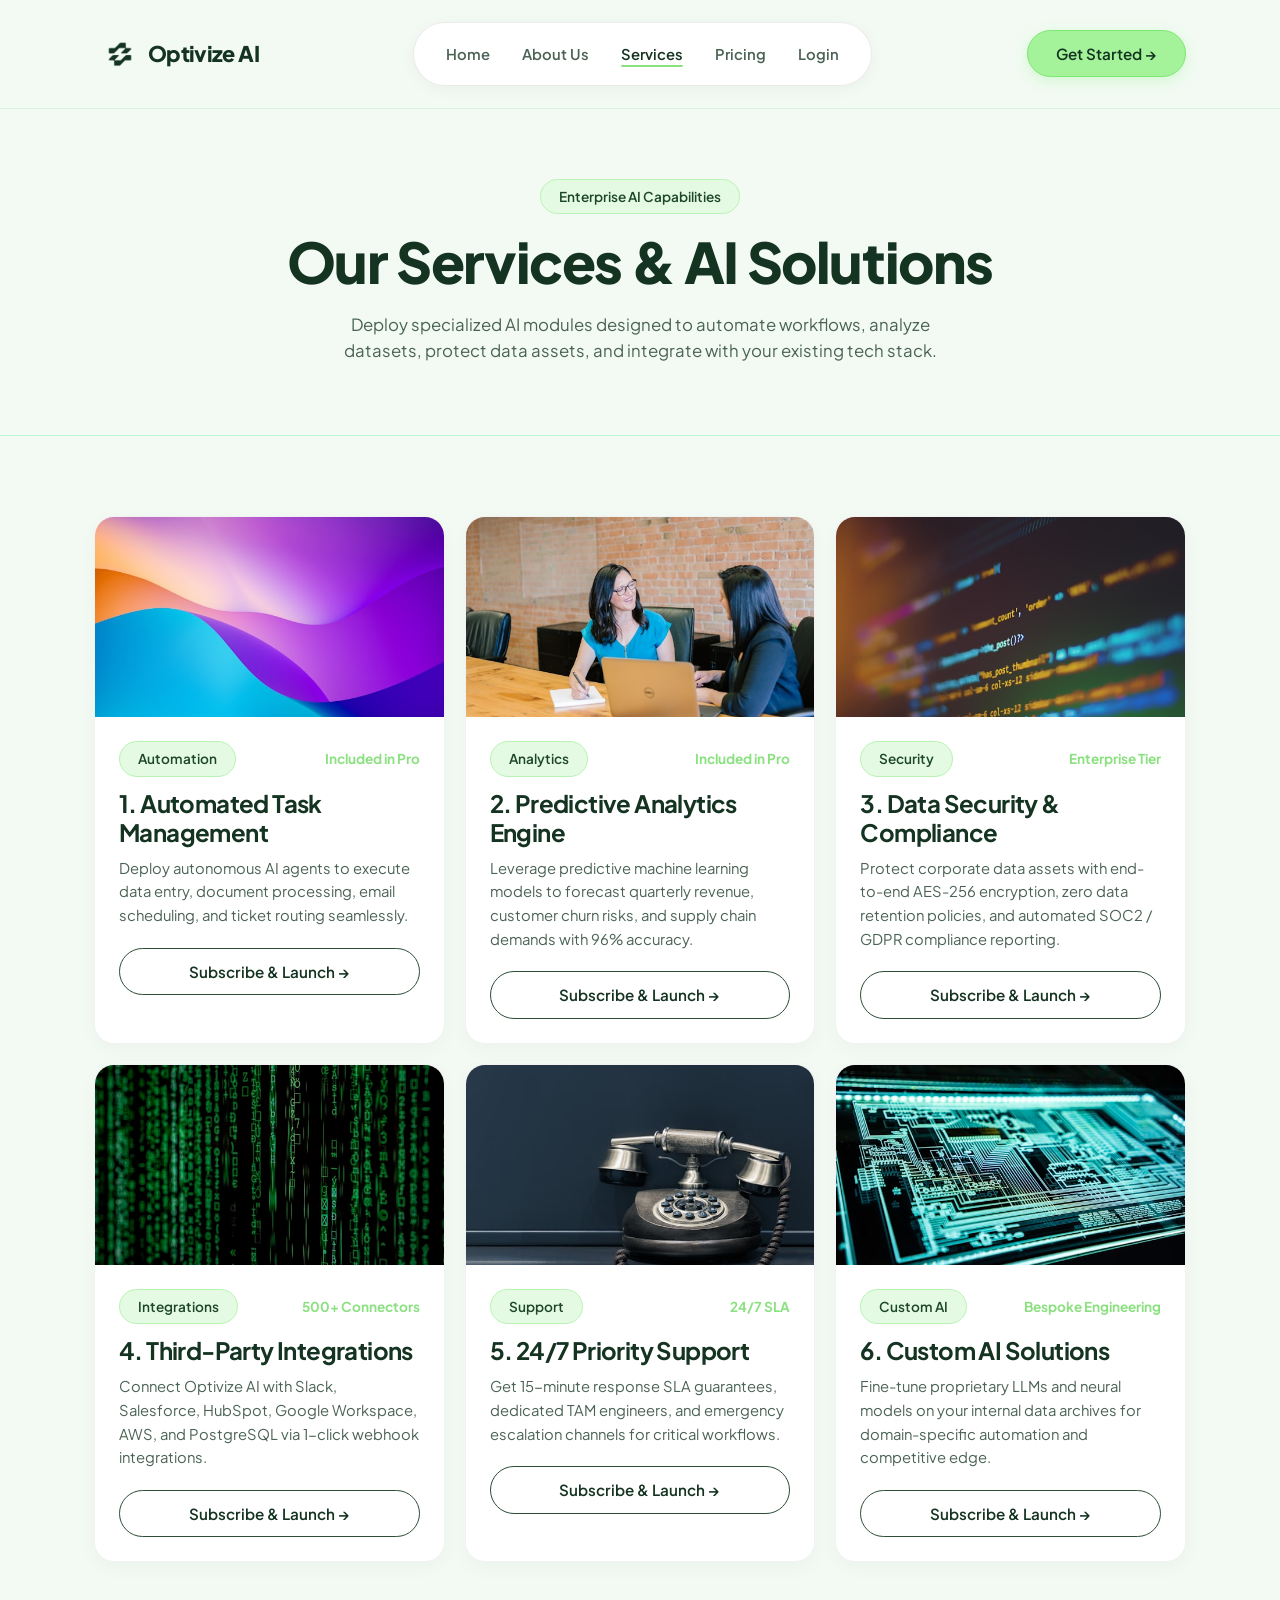
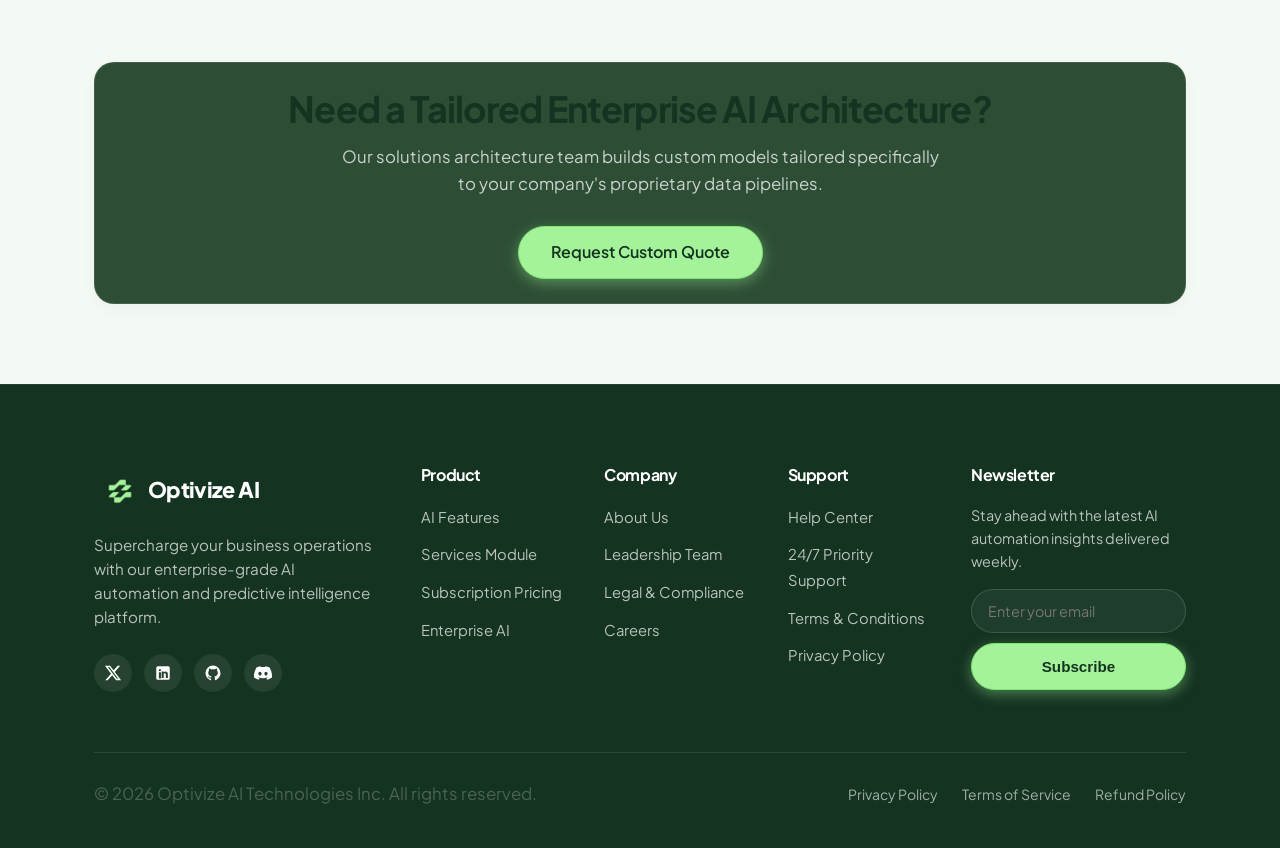
<file: services.html>
<!DOCTYPE html>
<html lang="en">
<head>
  <meta charset="UTF-8">
  <meta name="viewport" content="width=device-width, initial-scale=1.0">
  <meta name="description" content="Discover Optivize AI's 6 core services: Task Automation, Predictive Analytics, Security, Integrations, Support, and Custom AI.">
  <title>Our Services & AI Modules — Optivize AI</title>

  <!-- Stylesheets -->
  <link rel="stylesheet" href="css/style.css">
  <link rel="stylesheet" href="css/components.css">
  <link rel="stylesheet" href="css/responsive.css">
</head>
<body>

  <!-- Header Nav -->
  <header class="header-nav">
    <div class="container nav-container">
      <a href="index.html" class="brand-logo" aria-label="Optivize AI Homepage">
        <img src="images/logo-dark.png" alt="Optivize AI Logo" class="brand-logo-img">
        <span>Optivize AI</span>
      </a>

      <input type="checkbox" id="nav-toggle" class="nav-toggle-checkbox">
      <label for="nav-toggle" class="nav-toggle-label" aria-label="Toggle navigation menu">
        <span></span>
        <span></span>
        <span></span>
      </label>

      <div class="nav-pill-wrapper">
        <ul class="nav-menu">
          <li><a href="index.html" class="nav-link">Home</a></li>
          <li><a href="about.html" class="nav-link">About Us</a></li>
          <li><a href="services.html" class="nav-link active">Services</a></li>
          <li><a href="payment.html" class="nav-link">Pricing</a></li>
          <li><a href="login.html" class="nav-link">Login</a></li>
          <li class="nav-cta-mobile"><a href="register.html" class="btn btn-primary btn-full">Get Started &rarr;</a></li>
        </ul>
      </div>

      <div class="nav-cta-desktop">
        <a href="register.html" class="btn btn-primary">Get Started &rarr;</a>
      </div>
    </div>
  </header>

  <main>
    <!-- PAGE HEADER BANNER -->
    <section class="section" style="background-color: var(--primary-tint); border-bottom: 1px solid var(--border-green); text-align: center; padding: 70px 0;">
      <div class="container animate-fade-in">
        <span class="badge">Enterprise AI Capabilities</span>
        <h1 style="margin-top: 14px; margin-bottom: 16px;">Our Services & AI Solutions</h1>
        <p style="max-width: 640px; margin: 0 auto;">Deploy specialized AI modules designed to automate workflows, analyze datasets, protect data assets, and integrate with your existing tech stack.</p>
      </div>
    </section>

    <!-- 6 SERVICE CARDS GRID -->
    <section class="section">
      <div class="container">
        <div class="grid grid-3">
          
          <!-- Service Card 1 -->
          <div class="card" style="padding: 0; overflow: hidden;">
            <img src="images/service-1.jpg" alt="Automated Task Management workflow visual representation" style="width: 100%; height: 200px; object-fit: cover;">
            <div style="padding: 24px;">
              <div class="flex-between" style="margin-bottom: 12px;">
                <span class="badge">Automation</span>
                <span style="font-size: 0.85rem; font-weight: 700; color: var(--primary-hover);">Included in Pro</span>
              </div>
              <h3 style="margin-bottom: 10px;">1. Automated Task Management</h3>
              <p style="font-size: 0.925rem; margin-bottom: 20px;">Deploy autonomous AI agents to execute data entry, document processing, email scheduling, and ticket routing seamlessly.</p>
              <a href="payment.html" class="btn btn-outline btn-full">Subscribe & Launch &rarr;</a>
            </div>
          </div>

          <!-- Service Card 2 -->
          <div class="card" style="padding: 0; overflow: hidden;">
            <img src="images/service-2.jpg" alt="Predictive Analytics and financial forecasting chart on dashboard" style="width: 100%; height: 200px; object-fit: cover;">
            <div style="padding: 24px;">
              <div class="flex-between" style="margin-bottom: 12px;">
                <span class="badge">Analytics</span>
                <span style="font-size: 0.85rem; font-weight: 700; color: var(--primary-hover);">Included in Pro</span>
              </div>
              <h3 style="margin-bottom: 10px;">2. Predictive Analytics Engine</h3>
              <p style="font-size: 0.925rem; margin-bottom: 20px;">Leverage predictive machine learning models to forecast quarterly revenue, customer churn risks, and supply chain demands with 96% accuracy.</p>
              <a href="payment.html" class="btn btn-outline btn-full">Subscribe & Launch &rarr;</a>
            </div>
          </div>

          <!-- Service Card 3 -->
          <div class="card" style="padding: 0; overflow: hidden;">
            <img src="images/service-3.jpg" alt="Data Security and enterprise compliance shield graphic" style="width: 100%; height: 200px; object-fit: cover;">
            <div style="padding: 24px;">
              <div class="flex-between" style="margin-bottom: 12px;">
                <span class="badge">Security</span>
                <span style="font-size: 0.85rem; font-weight: 700; color: var(--primary-hover);">Enterprise Tier</span>
              </div>
              <h3 style="margin-bottom: 10px;">3. Data Security & Compliance</h3>
              <p style="font-size: 0.925rem; margin-bottom: 20px;">Protect corporate data assets with end-to-end AES-256 encryption, zero data retention policies, and automated SOC2 / GDPR compliance reporting.</p>
              <a href="payment.html" class="btn btn-outline btn-full">Subscribe & Launch &rarr;</a>
            </div>
          </div>

          <!-- Service Card 4 -->
          <div class="card" style="padding: 0; overflow: hidden;">
            <img src="images/service-4.jpg" alt="Third-party software integrations network nodes graphic" style="width: 100%; height: 200px; object-fit: cover;">
            <div style="padding: 24px;">
              <div class="flex-between" style="margin-bottom: 12px;">
                <span class="badge">Integrations</span>
                <span style="font-size: 0.85rem; font-weight: 700; color: var(--primary-hover);">500+ Connectors</span>
              </div>
              <h3 style="margin-bottom: 10px;">4. Third-Party Integrations</h3>
              <p style="font-size: 0.925rem; margin-bottom: 20px;">Connect Optivize AI with Slack, Salesforce, HubSpot, Google Workspace, AWS, and PostgreSQL via 1-click webhook integrations.</p>
              <a href="payment.html" class="btn btn-outline btn-full">Subscribe & Launch &rarr;</a>
            </div>
          </div>

          <!-- Service Card 5 -->
          <div class="card" style="padding: 0; overflow: hidden;">
            <img src="images/service-5.jpg" alt="Customer support specialist with headset delivering 24/7 assistance" style="width: 100%; height: 200px; object-fit: cover;">
            <div style="padding: 24px;">
              <div class="flex-between" style="margin-bottom: 12px;">
                <span class="badge">Support</span>
                <span style="font-size: 0.85rem; font-weight: 700; color: var(--primary-hover);">24/7 SLA</span>
              </div>
              <h3 style="margin-bottom: 10px;">5. 24/7 Priority Support</h3>
              <p style="font-size: 0.925rem; margin-bottom: 20px;">Get 15-minute response SLA guarantees, dedicated TAM engineers, and emergency escalation channels for critical workflows.</p>
              <a href="payment.html" class="btn btn-outline btn-full">Subscribe & Launch &rarr;</a>
            </div>
          </div>

          <!-- Service Card 6 -->
          <div class="card" style="padding: 0; overflow: hidden;">
            <img src="images/service-6.jpg" alt="Custom AI neural network code development interface" style="width: 100%; height: 200px; object-fit: cover;">
            <div style="padding: 24px;">
              <div class="flex-between" style="margin-bottom: 12px;">
                <span class="badge">Custom AI</span>
                <span style="font-size: 0.85rem; font-weight: 700; color: var(--primary-hover);">Bespoke Engineering</span>
              </div>
              <h3 style="margin-bottom: 10px;">6. Custom AI Solutions</h3>
              <p style="font-size: 0.925rem; margin-bottom: 20px;">Fine-tune proprietary LLMs and neural models on your internal data archives for domain-specific automation and competitive edge.</p>
              <a href="payment.html" class="btn btn-outline btn-full">Subscribe & Launch &rarr;</a>
            </div>
          </div>

        </div>
      </div>
    </section>

    <!-- CUSTOM SOLUTION CTA BANNER -->
    <section class="section" style="padding-top: 20px;">
      <div class="container">
        <div class="card card-dark cta-banner-card">
          <h2>Need a Tailored Enterprise AI Architecture?</h2>
          <p style="max-width: 600px; margin: 0 auto 28px auto;">Our solutions architecture team builds custom models tailored specifically to your company's proprietary data pipelines.</p>
          <a href="register.html" class="btn btn-primary btn-lg">Request Custom Quote</a>
        </div>
      </div>
    </section>
  </main>

  <!-- Sticky Footer -->
  <footer class="footer">
    <div class="container">
      <div class="footer-top">
        <div class="footer-brand">
          <a href="index.html" class="brand-logo">
            <img src="images/logo-light.png" alt="Optivize AI Logo" class="brand-logo-img">
            <span>Optivize AI</span>
          </a>
          <p>Supercharge your business operations with our enterprise-grade AI automation and predictive intelligence platform.</p>
          <div class="social-links">
            <a href="#" class="social-btn" aria-label="Twitter / X"><svg width="18" height="18" viewBox="0 0 24 24" fill="currentColor"><path d="M18.244 2.25h3.308l-7.227 8.26 8.502 11.24H16.17l-5.214-6.817L4.99 21.75H1.68l7.73-8.835L1.254 2.25H8.08l4.713 6.231zm-1.161 17.52h1.833L7.084 4.126H5.117z"/></svg></a>
            <a href="#" class="social-btn" aria-label="LinkedIn"><svg width="18" height="18" viewBox="0 0 24 24" fill="currentColor"><path d="M19 3a2 2 0 0 1 2 2v14a2 2 0 0 1-2 2H5a2 2 0 0 1-2-2V5a2 2 0 0 1 2-2h14m-.5 15.5v-5.3a3.26 3.26 0 0 0-3.26-3.26c-.85 0-1.84.52-2.28 1.3v-1.11h-2.79v8.37h2.79v-4.93c0-.77.62-1.4 1.39-1.4a1.4 1.4 0 0 1 1.4 1.4v4.93h2.75M6.46 10.9v8.37H9.25V10.9H6.46M7.86 6.75a1.45 1.45 0 1 0 0 2.9 1.45 1.45 0 0 0 0-2.9z"/></svg></a>
            <a href="#" class="social-btn" aria-label="GitHub"><svg width="18" height="18" viewBox="0 0 24 24" fill="currentColor"><path d="M12 2A10 10 0 0 0 2 12c0 4.42 2.87 8.17 6.84 9.5.5.08.66-.23.66-.5v-1.69c-2.77.6-3.36-1.34-3.36-1.34-.46-1.16-1.11-1.47-1.11-1.47-.91-.62.07-.6.07-.6 1 .07 1.53 1.03 1.53 1.03.87 1.52 2.34 1.07 2.91.83.1-.65.35-1.09.63-1.34-2.22-.25-4.55-1.11-4.55-4.92 0-1.11.38-2 1.03-2.71-.1-.25-.45-1.29.1-2.64 0 0 .84-.27 2.75 1.02.79-.22 1.65-.33 2.5-.33.85 0 1.71.11 2.5.33 1.91-1.29 2.75-1.02 2.75-1.02.55 1.35.2 2.39.1 2.64.65.71 1.03 1.6 1.03 2.71 0 3.82-2.34 4.66-4.57 4.91.36.31.69.92.69 1.85V21c0 .27.16.59.67.5C19.14 20.16 22 16.42 22 12A10 10 0 0 0 12 2z"/></svg></a>
            <a href="#" class="social-btn" aria-label="Discord"><svg width="18" height="18" viewBox="0 0 24 24" fill="currentColor"><path d="M20.317 4.37a19.791 19.791 0 0 0-4.885-1.515.074.074 0 0 0-.079.037c-.21.375-.444.864-.608 1.25a18.27 18.27 0 0 0-5.487 0 12.64 12.64 0 0 0-.617-1.25.077.077 0 0 0-.079-.037A19.736 19.736 0 0 0 3.677 4.37a.07.07 0 0 0-.032.027C.533 9.046-.32 13.58.099 18.057a.082.082 0 0 0 .031.057 19.9 19.9 0 0 0 5.993 3.03.078.078 0 0 0 .084-.028c.462-.63.874-1.295 1.226-1.994.021-.041.001-.09-.041-.106a13.107 13.107 0 0 1-1.872-.892.077.077 0 0 1-.008-.128c.126-.093.252-.19.372-.287a.075.075 0 0 1 .078-.01c3.927 1.793 8.18 1.793 12.061 0a.074.074 0 0 1 .079.009c.12.098.245.195.372.288a.077.077 0 0 1-.006.127c-.598.35-1.22.647-1.873.894a.077.077 0 0 0-.041.107c.36.698.772 1.362 1.225 1.993a.076.076 0 0 0 .084.028 19.839 19.839 0 0 0 6.002-3.03.077.077 0 0 0 .032-.054c.5-5.177-.838-9.674-3.549-13.66a.061.061 0 0 0-.031-.028zM8.02 15.33c-1.183 0-2.157-1.085-2.157-2.419 0-1.333.956-2.419 2.157-2.419 1.21 0 2.176 1.096 2.157 2.42 0 1.333-.956 2.418-2.157 2.418zm7.975 0c-1.183 0-2.157-1.085-2.157-2.419 0-1.333.955-2.419 2.157-2.419 1.21 0 2.176 1.096 2.157 2.42 0 1.333-.946 2.418-2.157 2.418z"/></svg></a>
          </div>
        </div>

        <div>
          <h4 class="footer-col-title">Product</h4>
          <ul class="footer-links">
            <li><a href="index.html#features">AI Features</a></li>
            <li><a href="services.html">Services Module</a></li>
            <li><a href="payment.html">Subscription Pricing</a></li>
            <li><a href="services.html">Enterprise AI</a></li>
          </ul>
        </div>

        <div>
          <h4 class="footer-col-title">Company</h4>
          <ul class="footer-links">
            <li><a href="about.html">About Us</a></li>
            <li><a href="about.html#team">Leadership Team</a></li>
            <li><a href="legal.html">Legal & Compliance</a></li>
            <li><a href="about.html#careers">Careers</a></li>
          </ul>
        </div>

        <div>
          <h4 class="footer-col-title">Support</h4>
          <ul class="footer-links">
            <li><a href="legal.html">Help Center</a></li>
            <li><a href="services.html">24/7 Priority Support</a></li>
            <li><a href="legal.html">Terms & Conditions</a></li>
            <li><a href="legal.html">Privacy Policy</a></li>
          </ul>
        </div>

        <div class="newsletter-box">
          <h4 class="footer-col-title">Newsletter</h4>
          <p>Stay ahead with the latest AI automation insights delivered weekly.</p>
          <form class="newsletter-form" action="#" method="get" onsubmit="return false;">
            <input type="email" class="newsletter-input" placeholder="Enter your email" required aria-label="Email address for newsletter">
            <button type="submit" class="btn btn-primary btn-full">Subscribe</button>
          </form>
        </div>
      </div>

      <div class="footer-bottom">
        <p>&copy; 2026 Optivize AI Technologies Inc. All rights reserved.</p>
        <div class="footer-legal-links">
          <a href="legal.html">Privacy Policy</a>
          <a href="legal.html">Terms of Service</a>
          <a href="legal.html">Refund Policy</a>
        </div>
      </div>
    </div>
  </footer>

</body>
</html>
</file>
<file: css/style.css>
/* ==========================================================================
   Optivize AI - Global Stylesheet (css/style.css)
   HTML5 + CSS3 Only (No JavaScript)
   ========================================================================== */

/* Import Google Fonts */
@import url('https://fonts.googleapis.com/css2?family=Plus+Jakarta+Sans:wght@400;500;600;700;800&display=swap');

/* CSS Custom Properties / Design Tokens */
:root {
  /* Brand Colors matching UI reference screenshot */
  --primary: #a4f29a;
  --primary-hover: #8be080;
  --primary-border: #7be870;
  --dark-green-heading: #143321;
  --dark-green-card: #2d4e35;

  /* Background Colors */
  --bg-main: #f2faf3;
  --bg-subtle: #f9fafb;
  --bg-white: #ffffff;

  /* Text Colors */
  --text-main: #143321;
  --text-muted: #4b6354;
  --text-light: #6b7280;
  --border-light: #e5e7eb;
  --border-green: #bbf7d0;

  /* Typography */
  --font-family: 'Plus Jakarta Sans', system-ui, -apple-system, BlinkMacSystemFont, 'Segoe UI', Roboto, sans-serif;

  /* Layout & Spacing */
  --container-width: 1140px;
  --section-padding-y: 80px;

  /* Radius Tokens */
  --radius-pill: 9999px;
  --radius-card: 20px;
  --radius-badge: 50px;
  --radius-input: 12px;

  /* Shadows */
  --shadow-sm: 0 2px 6px rgba(0, 0, 0, 0.03);
  --shadow-md: 0 8px 24px rgba(0, 0, 0, 0.04);
  --shadow-lg: 0 20px 40px -10px rgba(0, 0, 0, 0.08);

  /* Transitions */
  --transition-fast: 0.2s ease;
  --transition-normal: 0.3s cubic-bezier(0.4, 0, 0.2, 1);
}

/* Base Reset & Box Sizing */
*, *::before, *::after {
  box-sizing: border-box;
  margin: 0;
  padding: 0;
}

html {
  scroll-behavior: smooth;
  font-size: 16px;
}

body {
  font-family: var(--font-family);
  background-color: var(--bg-main);
  color: var(--text-main);
  line-height: 1.6;
  -webkit-font-smoothing: antialiased;
  -moz-osx-font-smoothing: grayscale;
  overflow-x: hidden;
}

/* Typography Helpers */
h1, h2, h3, h4, h5, h6 {
  color: var(--dark-green-heading);
  font-weight: 700;
  line-height: 1.2;
  letter-spacing: -0.025em;
}

h1 {
  font-size: 3.5rem;
  font-weight: 800;
}

h2 {
  font-size: 2.35rem;
  font-weight: 700;
}

h3 {
  font-size: 1.5rem;
  font-weight: 700;
}

p {
  color: var(--text-muted);
  font-size: 1.05rem;
}

a {
  color: inherit;
  text-decoration: none;
  transition: color var(--transition-fast);
}

img {
  max-width: 100%;
  height: auto;
  display: block;
}

/* Container */
.container {
  width: 100%;
  max-width: var(--container-width);
  margin: 0 auto;
  padding-left: 24px;
  padding-right: 24px;
}

/* Section Wrapper & Hero Background Pattern */
.section {
  padding-top: var(--section-padding-y);
  padding-bottom: var(--section-padding-y);
}

.hero-section {
  background-color: #f2faf3;
  background-image: 
    radial-gradient(circle at 1px 1px, rgba(34, 197, 94, 0.16) 1.2px, transparent 0),
    linear-gradient(to right, rgba(34, 197, 94, 0.04) 1px, transparent 1px),
    linear-gradient(to bottom, rgba(34, 197, 94, 0.04) 1px, transparent 1px);
  background-size: 40px 40px, 40px 40px, 40px 40px;
  padding-top: 50px;
  padding-bottom: 70px;
}

.section-header {
  text-align: center;
  max-width: 680px;
  margin: 0 auto 48px auto;
}

.section-header .badge {
  margin-bottom: 12px;
}

.section-header h2 {
  margin-bottom: 16px;
}

.section-header p {
  font-size: 1.125rem;
}

/* Badge / Pill Label */
.badge {
  display: inline-flex;
  align-items: center;
  gap: 6px;
  padding: 6px 18px;
  background-color: #e4fae2;
  color: #1e472a;
  border-radius: var(--radius-badge);
  font-size: 0.85rem;
  font-weight: 600;
  border: 1px solid #b7f4b3;
}

.badge-dark {
  background-color: var(--dark-green-card);
  color: var(--primary);
  border-color: rgba(164, 242, 154, 0.2);
}

/* Flex & Grid Utilities */
.grid {
  display: grid;
  gap: 20px;
}

.grid-2 {
  grid-template-columns: repeat(2, 1fr);
}

.grid-3 {
  grid-template-columns: repeat(3, 1fr);
}

.grid-4 {
  grid-template-columns: repeat(4, 1fr);
}

/* Hero Dashboard Grid Layout matching exact UI Reference */
.hero-dashboard-grid {
  display: grid;
  grid-template-columns: 270px 1fr 270px;
  gap: 20px;
  align-items: start;
}

.flex-center {
  display: flex;
  align-items: center;
  justify-content: center;
}

.flex-between {
  display: flex;
  align-items: center;
  justify-content: space-between;
}

/* Animations */
@keyframes fadeInUp {
  from {
    opacity: 0;
    transform: translateY(24px);
  }
  to {
    opacity: 1;
    transform: translateY(0);
  }
}

.animate-fade-in {
  animation: fadeInUp 0.8s ease forwards;
}

/* Layout Helper Classes to replace inline styles */
.legal-card {
  padding: 48px;
  box-shadow: var(--shadow-sm);
  border: 1px solid var(--border-light);
}

.auth-card {
  padding: 40px 32px;
}

.dark-cta-card {
  padding: 60px 40px;
  text-align: center;
  border-radius: 24px;
}

.dark-cta-card h2 {
  font-size: 2.75rem;
  margin-bottom: 16px;
  color: #ffffff;
}

.cta-banner-card {
  padding: 48px;
  text-align: center;
}

.cta-banner-card h2 {
  font-size: 2.25rem;
  margin-bottom: 14px;
}

.chart-flex {
  display: flex;
  align-items: flex-end;
  justify-content: space-between;
  gap: 20px;
}

.btn-group {
  display: flex;
  gap: 16px;
  justify-content: center;
  align-items: center;
}
</file>
<file: css/components.css>
.header-nav {
  position: sticky;
  top: 0;
  z-index: 1000;
  background-color: rgba(242, 250, 243, 0.94);
  backdrop-filter: blur(12px);
  -webkit-backdrop-filter: blur(12px);
  border-bottom: 1px solid rgba(34, 197, 94, 0.12);
  padding: 22px 0;
  transition: all var(--transition-normal);
}

.nav-container {
  display: flex;
  align-items: center;
  justify-content: space-between;
}

.brand-logo {
  display: flex;
  align-items: center;
  gap: 2px;
  font-size: 1.35rem;
  font-weight: 800;
  color: #143321;
  letter-spacing: -0.03em;
}

.brand-logo-icon {
  width: 32px;
  height: 32px;
  background-color: #143321;
  border-radius: 8px;
  display: flex;
  align-items: center;
  justify-content: center;
  color: #a4f29a;
  font-weight: 800;
  font-size: 1.1rem;
}

.brand-logo-img {
  width: 52px;
  height: 52px;
  object-fit: contain;
}

/* Floating White Pill Menu Container */
.nav-pill-wrapper {
  background-color: #ffffff;
  border-radius: var(--radius-pill);
  padding: 18px 32px;
  box-shadow: 0 4px 16px rgba(0, 0, 0, 0.04);
  border: 1px solid rgba(0, 0, 0, 0.08);
}

.nav-menu {
  display: flex;
  align-items: center;
  gap: 32px;
  list-style: none;
}

.nav-link {
  font-size: 0.925rem;
  font-weight: 600;
  color: #4b6354;
  position: relative;
  padding: 4px 0;
}

.nav-link:hover,
.nav-link.active {
  color: #143321;
}

.nav-link::after {
  content: '';
  position: absolute;
  bottom: 0;
  left: 0;
  width: 0%;
  height: 2.5px;
  background-color: var(--primary-hover);
  border-radius: 2px;
  transition: width var(--transition-normal);
}

.nav-link:hover::after,
.nav-link.active::after {
  width: 100%;
}

.nav-cta-desktop {
  display: flex;
  align-items: center;
  gap: 16px;
}

.nav-cta-mobile {
  display: none;
}

/* CSS-Only Mobile Menu (Checkbox Hack) */
.nav-toggle-checkbox {
  display: none;
}

.nav-toggle-label {
  display: none;
  cursor: pointer;
  width: 32px;
  height: 24px;
  flex-direction: column;
  justify-content: space-between;
}

.nav-toggle-label span {
  display: block;
  width: 100%;
  height: 3px;
  background-color: #143321;
  border-radius: 3px;
  transition: all var(--transition-normal);
}

/* --------------------------------------------------------------------------
   2. BUTTONS (Matching UI Reference)
   -------------------------------------------------------------------------- */
.btn {
  display: inline-flex;
  align-items: center;
  justify-content: center;
  gap: 8px;
  padding: 12px 28px;
  font-size: 0.95rem;
  font-weight: 600;
  border-radius: var(--radius-pill);
  border: 1px solid transparent;
  cursor: pointer;
  transition: all var(--transition-normal);
  line-height: 1.4;
  text-align: center;
  white-space: nowrap;
}

/* Light vibrant green CTA from UI image */
.btn-primary {
  background-color: #a4f29a;
  color: #143321;
  border: 1px solid #7be870;
  box-shadow: 0 4px 14px rgba(164, 242, 154, 0.4);
}

.btn-primary:hover {
  background-color: #8be080;
  transform: scale(1.04);
  box-shadow: 0 6px 20px rgba(164, 242, 154, 0.6);
  color: #143321;
}

.btn-secondary {
  background-color: #ffffff;
  color: #143321;
  border: 1px solid #143321;
  box-shadow: var(--shadow-sm);
}

.btn-secondary:hover {
  background-color: #f0fdf4;
  transform: scale(1.04);
  box-shadow: var(--shadow-md);
}

.btn-dark {
  background-color: #2d4e35;
  color: #ffffff;
  border: 1px solid rgba(255, 255, 255, 0.15);
}

.btn-dark:hover {
  background-color: #1f3925;
  transform: scale(1.04);
  border-color: #a4f29a;
  color: #a4f29a;
}

.btn-outline {
  background-color: transparent;
  color: #143321;
  border: 1px solid #2d4e35;
}

.btn-outline:hover {
  background-color: #a4f29a;
  border-color: #7be870;
  color: #143321;
  transform: scale(1.04);
}

.btn-white {
  background-color: #ffffff;
  color: #143321;
  border: 1px solid #e2e8f0;
  box-shadow: 0 2px 8px rgba(0, 0, 0, 0.03);
}

.btn-white:hover {
  border-color: #2d4e35;
  transform: scale(1.04);
  background-color: #f9fafb;
}

.btn-lg {
  padding: 14px 32px;
  font-size: 1rem;
}

.btn-full {
  width: 100%;
}

/* --------------------------------------------------------------------------
   3. CARDS & FEATURE CARDS WRAPPER (Exact match of attached UI)
   -------------------------------------------------------------------------- */
.card {
  background-color: #ffffff;
  border-radius: var(--radius-card);
  padding: 24px;
  border: 1px solid rgba(0, 0, 0, 0.05);
  box-shadow: 0 6px 20px rgba(0, 0, 0, 0.03);
  transition: transform var(--transition-normal), box-shadow var(--transition-normal), border-color var(--transition-normal);
  position: relative;
  overflow: hidden;
}

.card:hover {
  transform: translateY(-5px);
  box-shadow: 0 16px 30px rgba(34, 197, 94, 0.12);
  border-color: rgba(34, 197, 94, 0.3);
}

.feature-card-wrapper {
  background-color: #f0fbf2;
  border-radius: 28px;
  padding: 48px;
  border: 1px solid #e1f5e3;
  margin-bottom: 32px;
  display: grid;
  grid-template-columns: 1fr 1fr;
  gap: 40px;
  align-items: center;
}

/* Dark Green Card matching UI */
.card-dark {
  background-color: #2d4e35;
  color: #ffffff;
  border: 1px solid rgba(255, 255, 255, 0.1);
}

.card-dark p {
  color: rgba(255, 255, 255, 0.75);
}

.card-dark h3,
.card-dark h4 {
  color: #ffffff;
}

.card-dark:hover {
  border-color: #a4f29a;
  box-shadow: 0 16px 35px rgba(45, 78, 53, 0.4);
}

.card-highlight {
  border: 2px solid #2d4e35;
  position: relative;
}

.card-highlight-badge {
  position: absolute;
  top: 16px;
  right: 20px;
  background-color: #2d4e35;
  color: #ffffff;
  font-size: 0.75rem;
  font-weight: 700;
  padding: 4px 12px;
  border-radius: 20px;
  text-transform: uppercase;
  letter-spacing: 0.05em;
}

/* Green Circular Icon Badges */
.icon-badge-green {
  width: 42px;
  height: 42px;
  border-radius: 50%;
  background-color: #a4f29a;
  color: #143321;
  display: inline-flex;
  align-items: center;
  justify-content: center;
  font-size: 1.1rem;
  font-weight: 700;
  margin-bottom: 14px;
}

.icon-badge-dark {
  width: 42px;
  height: 42px;
  border-radius: 50%;
  background-color: #a4f29a;
  color: #143321;
  display: inline-flex;
  align-items: center;
  justify-content: center;
  font-size: 1.1rem;
  margin-bottom: 14px;
}

/* --------------------------------------------------------------------------
   4. HERO & FEATURE BAR CHART GRAPHICS
   -------------------------------------------------------------------------- */
.chart-container {
  display: flex;
  align-items: flex-end;
  gap: 14px;
  height: 140px;
  padding-top: 10px;
  width: 100%;
  max-width: 240px;
}

.chart-bar-group {
  flex: 1;
  display: flex;
  flex-direction: column;
  align-items: center;
  gap: 8px;
  height: 100%;
  justify-content: flex-end;
}

.bar-striped {
  width: 100%;
  background: repeating-linear-gradient(-45deg,
      #dcfce7,
      #dcfce7 4px,
      #f0fdf4 4px,
      #f0fdf4 8px);
  border-radius: 6px 6px 0 0;
  border: 1px solid #bbf7d0;
}

.bar-solid-dark {
  width: 100%;
  background-color: #2d4e35;
  border-radius: 6px 6px 0 0;
}

.bar-label {
  font-size: 0.75rem;
  color: #6b7280;
  font-weight: 500;
}

/* --------------------------------------------------------------------------
   5. FORMS & INPUT CONTROLS
   -------------------------------------------------------------------------- */
.form-group {
  margin-bottom: 20px;
}

.form-label {
  display: block;
  font-size: 0.925rem;
  font-weight: 600;
  color: #143321;
  margin-bottom: 8px;
}

.form-control {
  width: 100%;
  padding: 13px 18px;
  font-size: 0.975rem;
  font-family: inherit;
  color: var(--text-main);
  background-color: #ffffff;
  border: 1px solid var(--border-light);
  border-radius: var(--radius-input);
  outline: none;
  transition: border-color var(--transition-fast), box-shadow var(--transition-fast);
}

.form-control:focus {
  border-color: #2d4e35;
  box-shadow: 0 0 0 4px rgba(45, 78, 53, 0.15);
}

.form-control::placeholder {
  color: #9ca3af;
}

select.form-control {
  appearance: none;
  background-image: url("data:image/svg+xml,%3Csvg xmlns='http://www.w3.org/2000/svg' fill='none' viewBox='0 0 24 24' stroke='%20111827'%3E%3Cpath stroke-linecap='round' stroke-linejoin='round' stroke-width='2' d='M19 9l-7 7-7-7'%3E%3C/path%3E%3C/svg%3E");
  background-repeat: no-repeat;
  background-position: right 16px center;
  background-size: 16px;
  padding-right: 40px;
}

.form-radio-group,
.form-checkbox-group {
  display: flex;
  gap: 16px;
  align-items: center;
  margin-top: 6px;
}

.form-checkbox-label,
.form-radio-label {
  display: inline-flex;
  align-items: center;
  gap: 8px;
  font-size: 0.925rem;
  color: var(--text-muted);
  cursor: pointer;
}

.form-checkbox,
.form-radio {
  width: 18px;
  height: 18px;
  accent-color: #2d4e35;
  cursor: pointer;
}

.form-footer-link {
  display: flex;
  align-items: center;
  justify-content: space-between;
  margin-top: 12px;
  font-size: 0.875rem;
}

.form-footer-link a {
  color: #2d4e35;
  font-weight: 600;
}

.form-footer-link a:hover {
  text-decoration: underline;
}

/* --------------------------------------------------------------------------
   6. TABLES
   -------------------------------------------------------------------------- */
.table-responsive {
  width: 100%;
  overflow-x: auto;
}

.custom-table {
  width: 100%;
  border-collapse: collapse;
  text-align: left;
}

.custom-table th {
  background-color: #f0fdf4;
  color: #143321;
  font-size: 0.875rem;
  font-weight: 700;
  text-transform: uppercase;
  letter-spacing: 0.05em;
  padding: 14px 18px;
  border-bottom: 2px solid #bbf7d0;
}

.custom-table td {
  padding: 16px 18px;
  font-size: 0.95rem;
  color: var(--text-muted);
  border-bottom: 1px solid var(--border-light);
}

.custom-table tr:last-child td {
  border-bottom: none;
}

.custom-table tr.total-row td {
  font-weight: 800;
  color: #143321;
  font-size: 1.1rem;
  background-color: #f0fdf4;
  border-top: 2px solid #2d4e35;
}

/* --------------------------------------------------------------------------
   7. FOOTER COMPONENT
   -------------------------------------------------------------------------- */
.footer {
  background-color: #143321;
  color: #ffffff;
  padding-top: 80px;
  padding-bottom: 40px;
  border-top: 1px solid rgba(255, 255, 255, 0.08);
}

.footer-top {
  display: grid;
  grid-template-columns: 2fr repeat(3, 1fr) 1.5fr;
  gap: 40px;
  margin-bottom: 60px;
}

.footer-brand .brand-logo {
  color: #ffffff;
  margin-bottom: 16px;
}

.footer-brand .brand-logo-icon {
  background-color: #a4f29a;
  color: #143321;
}

.footer-brand p {
  color: rgba(255, 255, 255, 0.7);
  font-size: 0.95rem;
  margin-bottom: 24px;
  max-width: 300px;
}

.social-links {
  display: flex;
  gap: 12px;
}

.social-btn {
  width: 38px;
  height: 38px;
  border-radius: 50%;
  background-color: rgba(255, 255, 255, 0.08);
  color: #ffffff;
  display: flex;
  align-items: center;
  justify-content: center;
  font-size: 0.9rem;
  transition: background-color var(--transition-fast), transform var(--transition-fast);
}

.social-btn svg {
  width: 18px;
  height: 18px;
  fill: currentColor;
  display: block;
}

.social-btn:hover {
  background-color: #a4f29a;
  color: #143321;
  transform: translateY(-3px);
}

.footer-col-title {
  color: #ffffff;
  font-size: 1rem;
  font-weight: 700;
  margin-bottom: 20px;
}

.footer-links {
  list-style: none;
  display: flex;
  flex-direction: column;
  gap: 12px;
}

.footer-links a {
  color: rgba(255, 255, 255, 0.7);
  font-size: 0.925rem;
}

.footer-links a:hover {
  color: #a4f29a;
  padding-left: 4px;
}

.newsletter-box p {
  color: rgba(255, 255, 255, 0.7);
  font-size: 0.9rem;
  margin-bottom: 16px;
}

.newsletter-form {
  display: flex;
  flex-direction: column;
  gap: 10px;
}

.newsletter-input {
  width: 100%;
  padding: 12px 16px;
  border-radius: var(--radius-pill);
  border: 1px solid rgba(255, 255, 255, 0.15);
  background-color: rgba(255, 255, 255, 0.05);
  color: #ffffff;
  font-family: inherit;
  font-size: 0.9rem;
  outline: none;
}

.newsletter-input:focus {
  border-color: #a4f29a;
  background-color: rgba(255, 255, 255, 0.1);
}

.footer-bottom {
  border-top: 1px solid rgba(255, 255, 255, 0.1);
  padding-top: 28px;
  display: flex;
  align-items: center;
  justify-content: space-between;
  font-size: 0.875rem;
  color: rgba(255, 255, 255, 0.6);
}

.footer-legal-links {
  display: flex;
  gap: 24px;
}

.footer-legal-links a:hover {
  color: #a4f29a;
}
</file>
<file: css/responsive.css>
/* ==========================================================================
   Optivize AI - Responsive Stylesheet (css/responsive.css)
   Breakpoints & Media Queries for Laptop, Tablet, and Mobile Layouts
   ========================================================================== */

/* --------------------------------------------------------------------------
   1. LAPTOP / SMALL DESKTOP (Max Width: 1024px)
   -------------------------------------------------------------------------- */
@media (max-width: 1024px) {
  :root {
    --section-padding-y: 60px;
    --container-width: 960px;
  }

  h1 {
    font-size: 2.85rem;
  }

  h2 {
    font-size: 2rem;
  }

  /* Optimized 2-column layout with center card spanning 2 columns in row 2 */
  .hero-dashboard-grid {
    grid-template-columns: 1fr 1fr;
  }

  .hero-dashboard-grid > div:nth-child(1) {
    order: 1;
  }

  .hero-dashboard-grid > div:nth-child(3) {
    order: 2;
  }

  .hero-dashboard-grid > div:nth-child(2) {
    order: 3;
    grid-column: span 2;
  }

  .grid-4 {
    grid-template-columns: repeat(2, 1fr);
  }

  /* Keep grid-3 at 3 columns for laptop viewports to avoid wrapping single items */
  .grid-3 {
    grid-template-columns: repeat(3, 1fr);
  }

  /* Balanced 3-column footer */
  .footer-top {
    grid-template-columns: repeat(3, 1fr);
    gap: 40px 24px;
  }

  .footer-brand {
    grid-column: span 3;
  }

  .newsletter-box {
    grid-column: span 3;
  }

  .legal-card {
    padding: 36px 28px;
  }

  .cta-banner-card {
    padding: 36px;
  }

  .cta-banner-card h2 {
    font-size: 1.95rem;
  }
}

/* --------------------------------------------------------------------------
   2. TABLET & MOBILE (Max Width: 768px)
   -------------------------------------------------------------------------- */
@media (max-width: 768px) {
  :root {
    --section-padding-y: 48px;
  }

  h1 {
    font-size: 2.15rem;
  }

  h2 {
    font-size: 1.75rem;
  }

  h3 {
    font-size: 1.25rem;
  }

  .container {
    padding-left: 18px;
    padding-right: 18px;
  }

  /* Grid Stack to 1 Column */
  .grid-2,
  .grid-3,
  .grid-4,
  .hero-dashboard-grid {
    grid-template-columns: 1fr;
  }

  /* Reset order and span for mobile vertical stack */
  .hero-dashboard-grid > div:nth-child(1),
  .hero-dashboard-grid > div:nth-child(2),
  .hero-dashboard-grid > div:nth-child(3) {
    order: initial;
    grid-column: initial;
  }

  /* Pure CSS Checkbox Mobile Navigation Menu */
  .nav-pill-wrapper {
    background-color: transparent;
    padding: 0;
    box-shadow: none;
    border: none;
    display: none;
  }

  /* When checkbox is checked, show mobile dropdown wrapper */
  .nav-toggle-checkbox:checked ~ .nav-pill-wrapper {
    display: block;
  }

  .nav-toggle-label {
    display: flex;
    margin-left: auto;
  }

  .nav-menu {
    position: absolute;
    top: 100%;
    left: 0;
    right: 0;
    background-color: #ffffff;
    flex-direction: column;
    align-items: stretch;
    padding: 24px 20px;
    gap: 16px;
    border-bottom: 1px solid var(--border-light);
    box-shadow: 0 16px 32px rgba(0, 0, 0, 0.12);
    display: none;
  }

  /* When checkbox is checked, show mobile dropdown */
  .nav-toggle-checkbox:checked ~ .nav-pill-wrapper .nav-menu {
    display: flex;
  }

  /* Hamburger icon animation when open */
  .nav-toggle-checkbox:checked ~ .nav-toggle-label span:nth-child(1) {
    transform: translateY(10.5px) rotate(45deg);
  }

  .nav-toggle-checkbox:checked ~ .nav-toggle-label span:nth-child(2) {
    opacity: 0;
  }

  .nav-toggle-checkbox:checked ~ .nav-toggle-label span:nth-child(3) {
    transform: translateY(-10.5px) rotate(-45deg);
  }

  .nav-cta-desktop {
    display: none;
  }

  .nav-cta-mobile {
    display: block;
    margin-top: 8px;
  }

  /* Hero Section Mobile Adjustments */
  .hero-buttons,
  .btn-group {
    flex-direction: column;
    width: 100%;
  }

  .hero-buttons .btn,
  .btn-group .btn {
    width: 100%;
  }

  /* Feature Block Reversal & Stacking */
  .feature-block {
    grid-template-columns: 1fr !important;
    text-align: center;
    gap: 28px;
  }

  .feature-block .icon-box,
  .feature-block .icon-badge-green {
    margin: 0 auto 16px auto;
  }

  /* Payment & Form Cards */
  .checkout-container {
    grid-template-columns: 1fr;
  }

  .form-radio-group {
    flex-direction: column;
    align-items: flex-start;
  }

  .footer-top {
    grid-template-columns: 1fr;
    gap: 32px;
  }

  .footer-brand,
  .newsletter-box {
    grid-column: span 1;
  }

  .footer-bottom {
    flex-direction: column;
    gap: 16px;
    text-align: center;
  }

  /* Mobile scaling for helper cards */
  .legal-card {
    padding: 28px 20px;
  }

  .dark-cta-card {
    padding: 40px 24px;
  }

  .dark-cta-card h2 {
    font-size: 2rem;
  }

  .cta-banner-card {
    padding: 28px 20px;
  }

  .cta-banner-card h2 {
    font-size: 1.65rem;
  }
}

/* --------------------------------------------------------------------------
   3. SMALL MOBILE (Max Width: 480px)
   -------------------------------------------------------------------------- */
@media (max-width: 480px) {
  h1 {
    font-size: 1.85rem;
  }

  .card {
    padding: 20px 16px;
  }

  .badge {
    font-size: 0.75rem;
  }

  /* Mobile scaling for helper cards */
  .legal-card {
    padding: 24px 16px;
  }

  .auth-card {
    padding: 32px 20px;
  }

  .dark-cta-card {
    padding: 32px 16px;
  }

  .dark-cta-card h2 {
    font-size: 1.65rem;
  }

  /* Sales Analysis card flex wrap */
  .chart-flex {
    flex-direction: column;
    align-items: center;
    gap: 16px;
    text-align: center;
  }

  .chart-container {
    width: 100% !important;
    justify-content: center;
  }

  /* Optimize custom table for mobile views */
  .custom-table th, 
  .custom-table td {
    padding: 10px 8px;
    font-size: 0.8rem;
  }

  .custom-table tr.total-row td {
    font-size: 0.95rem;
  }
}
</file>
